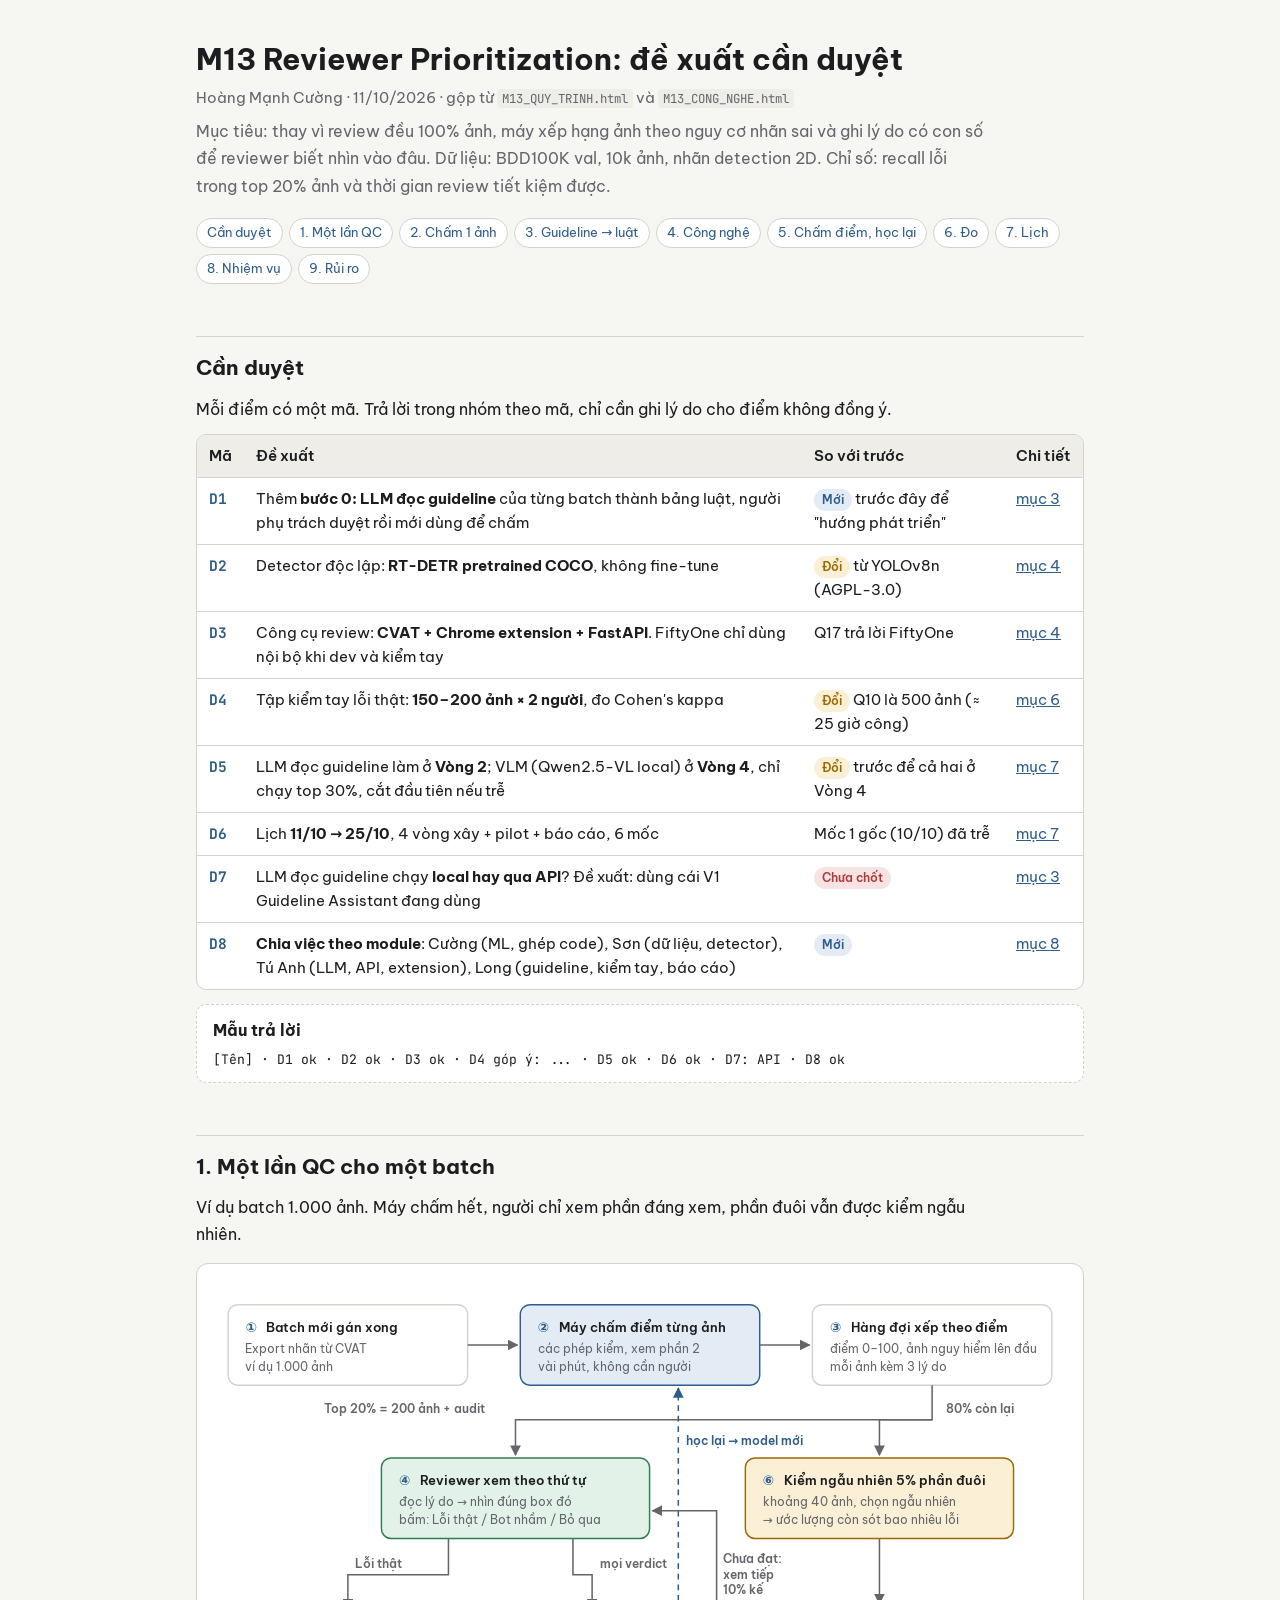
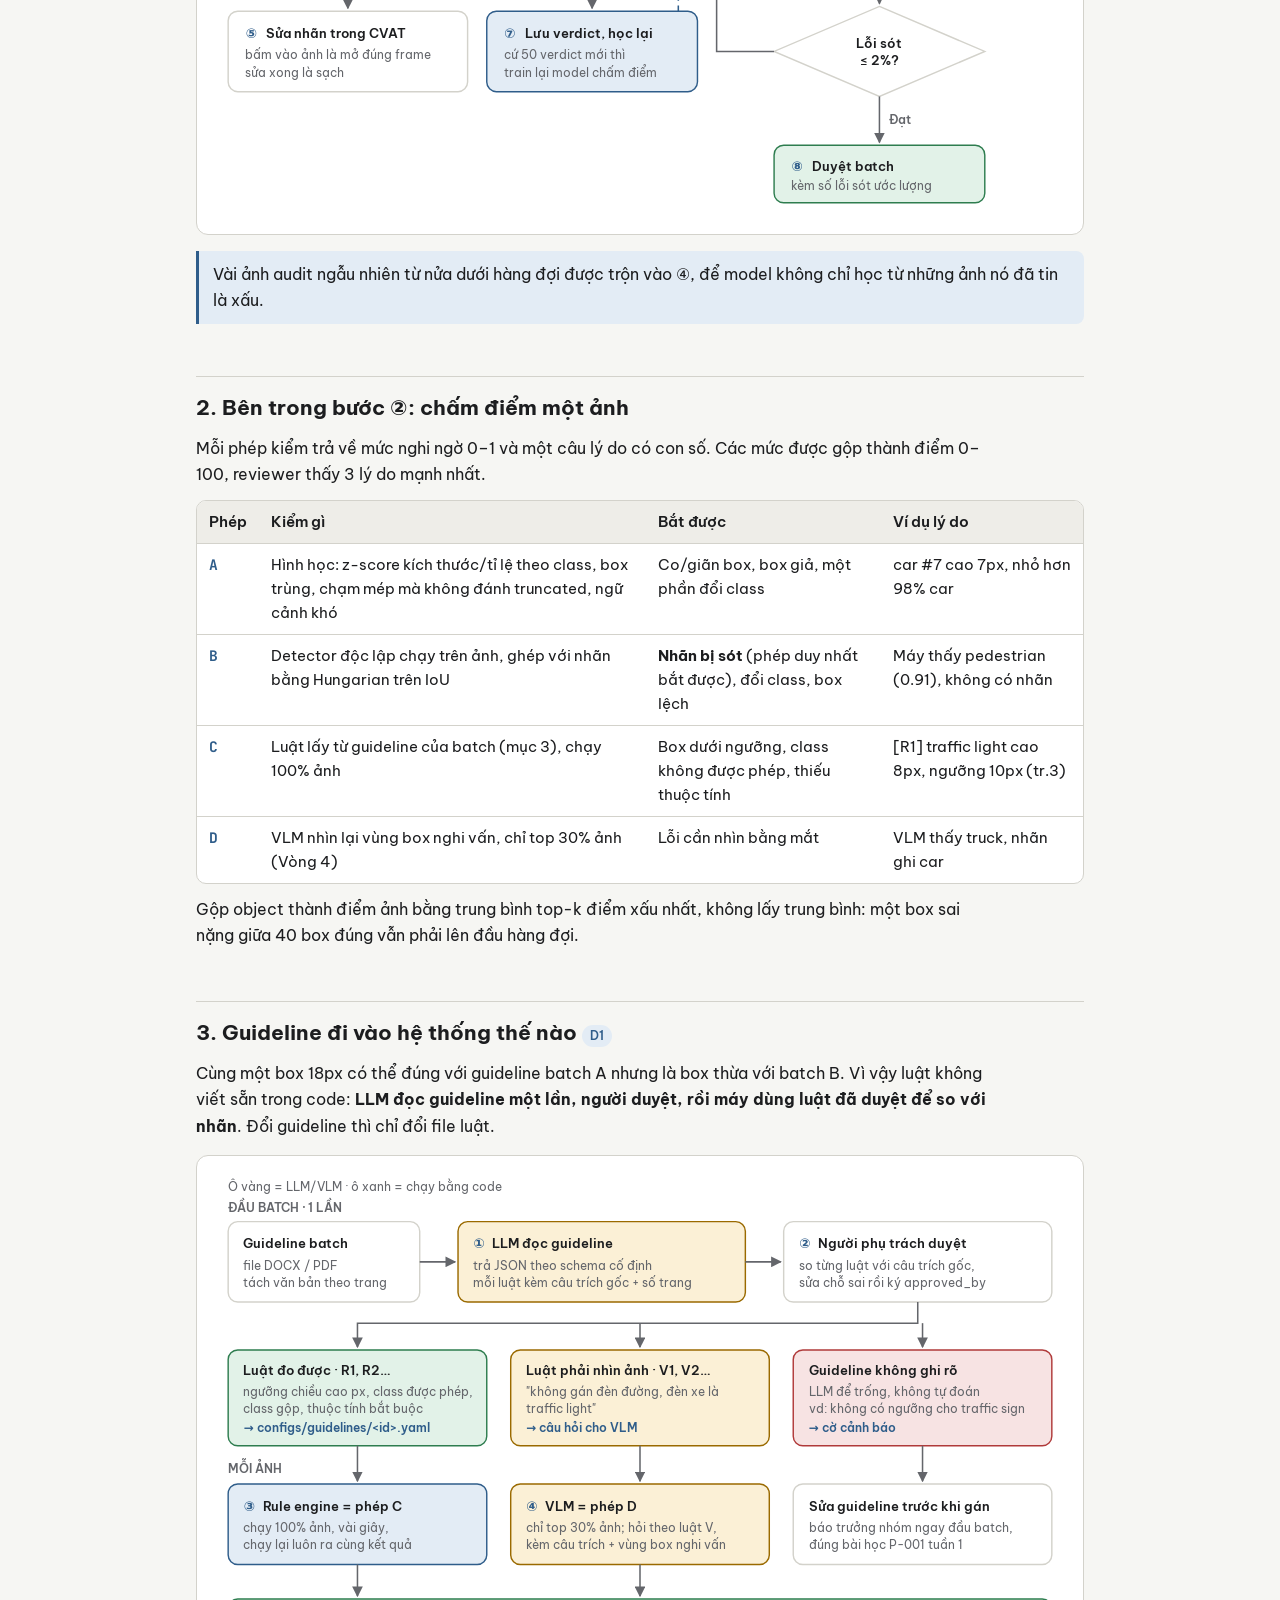
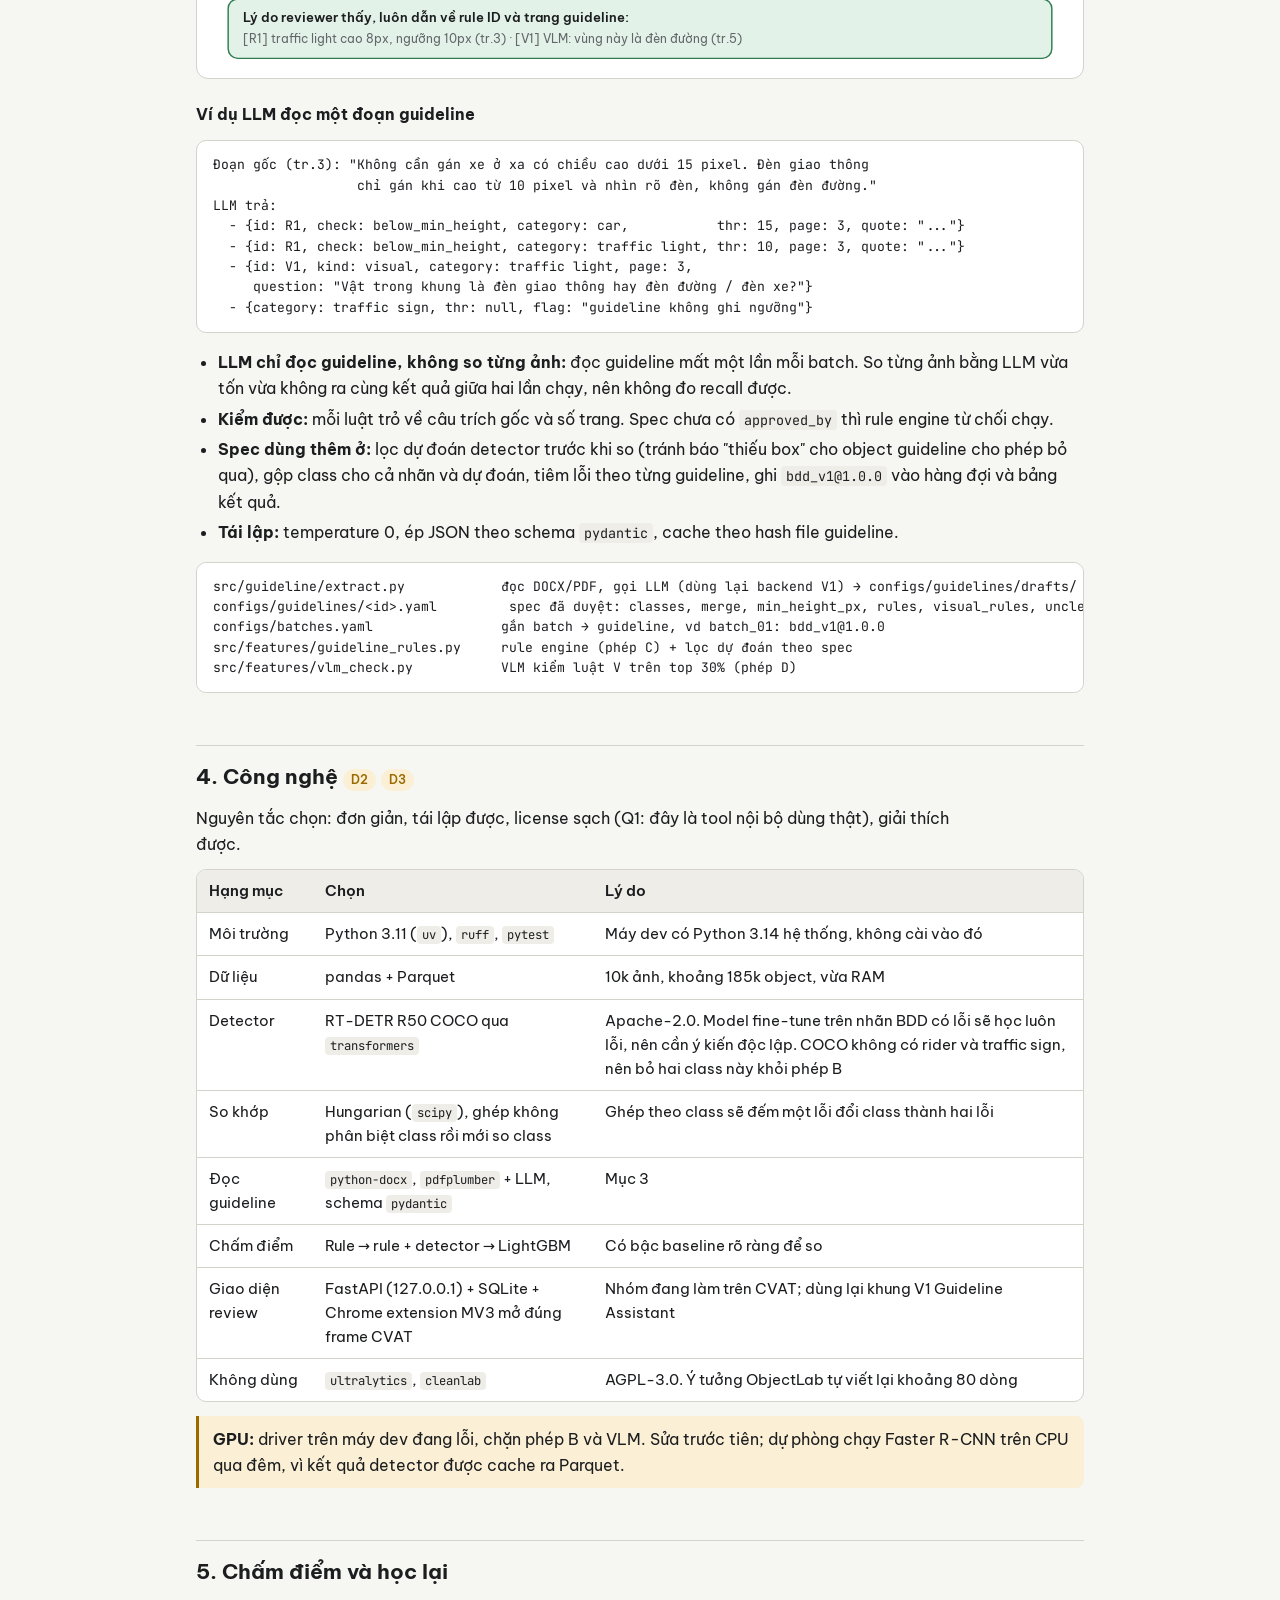
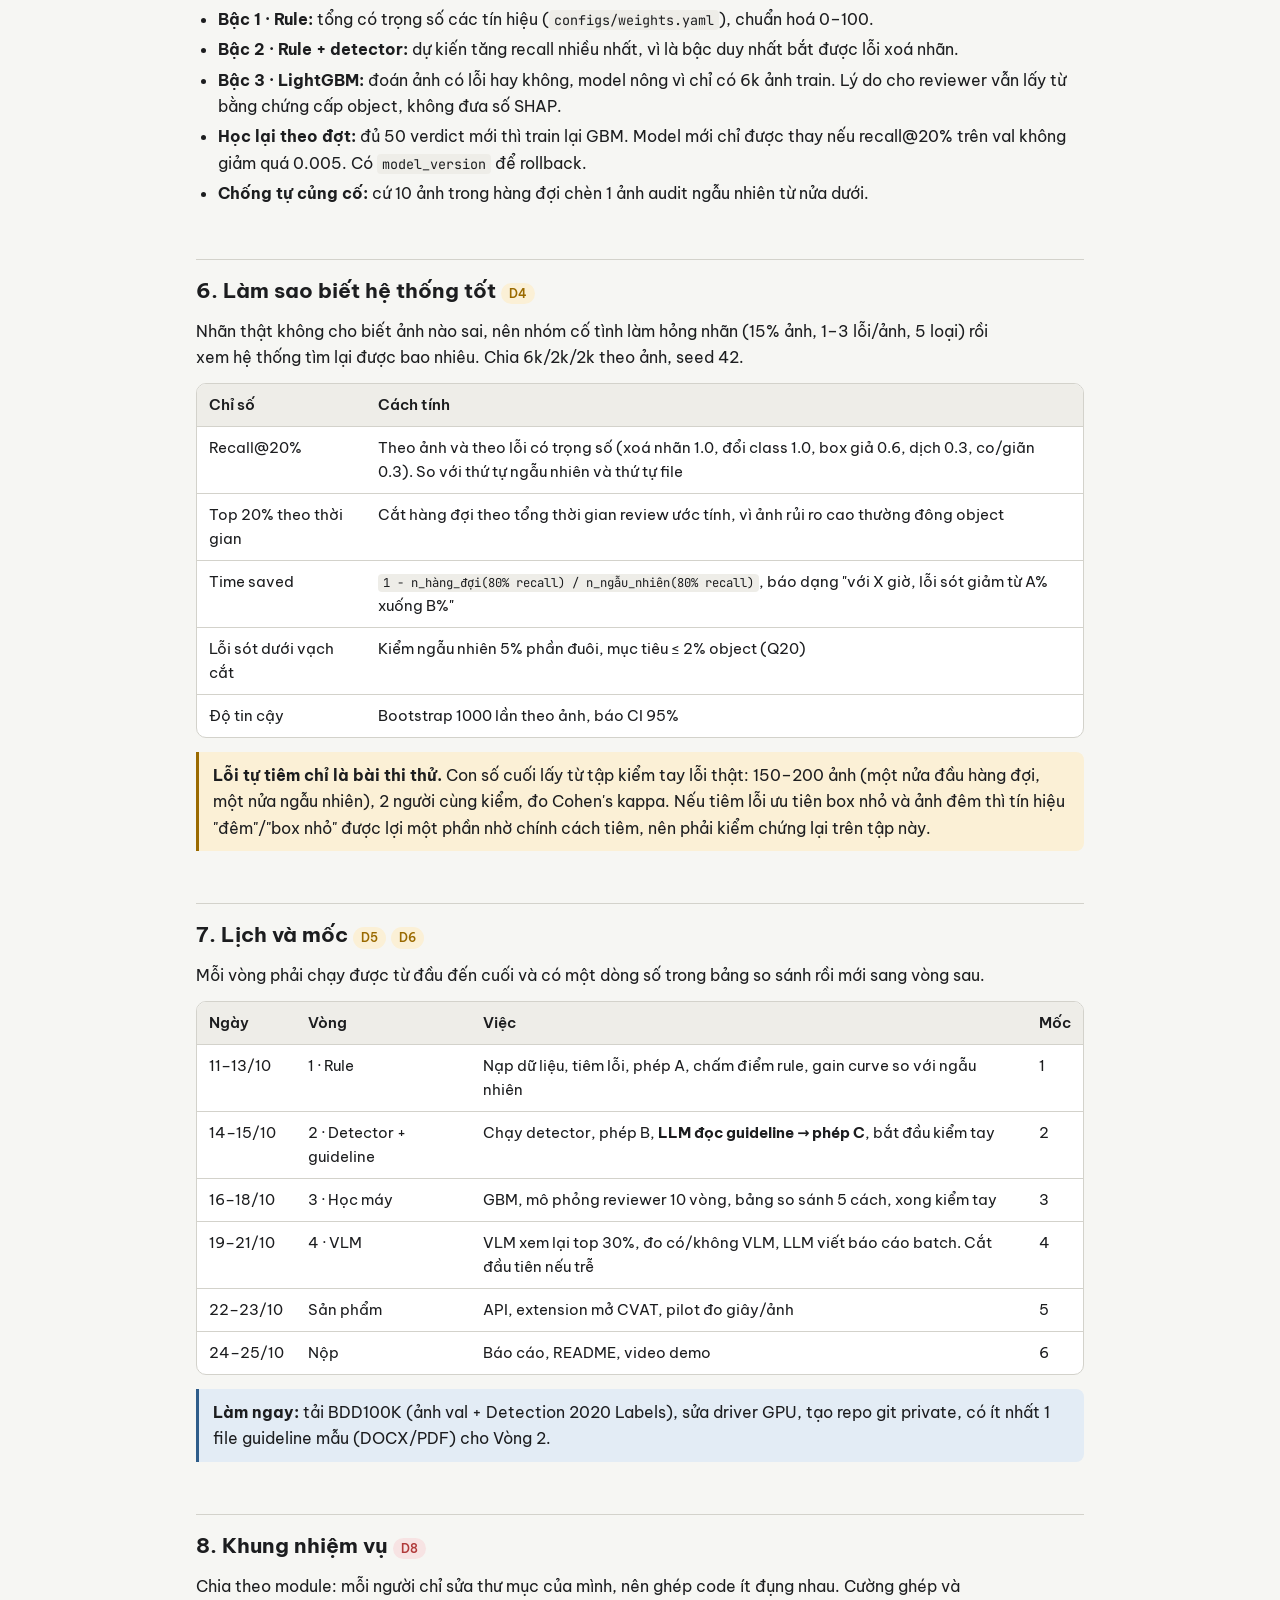
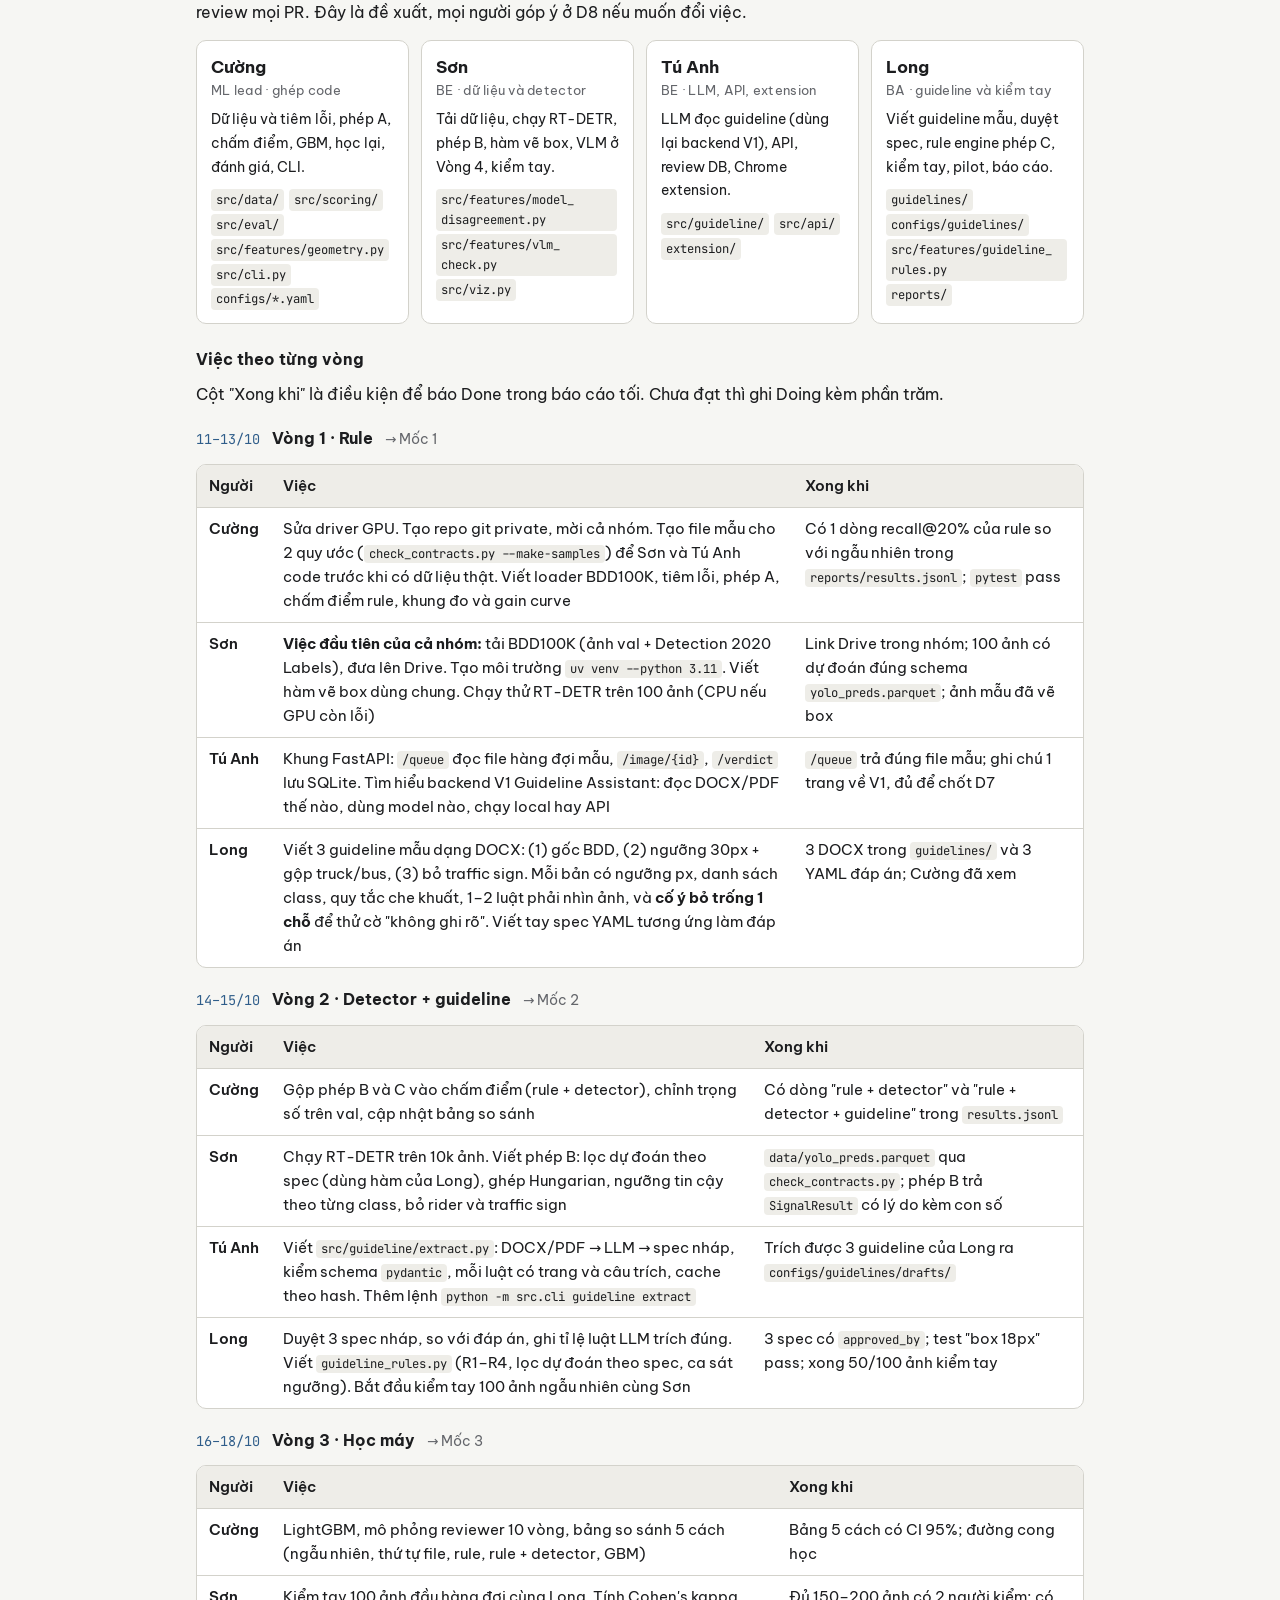
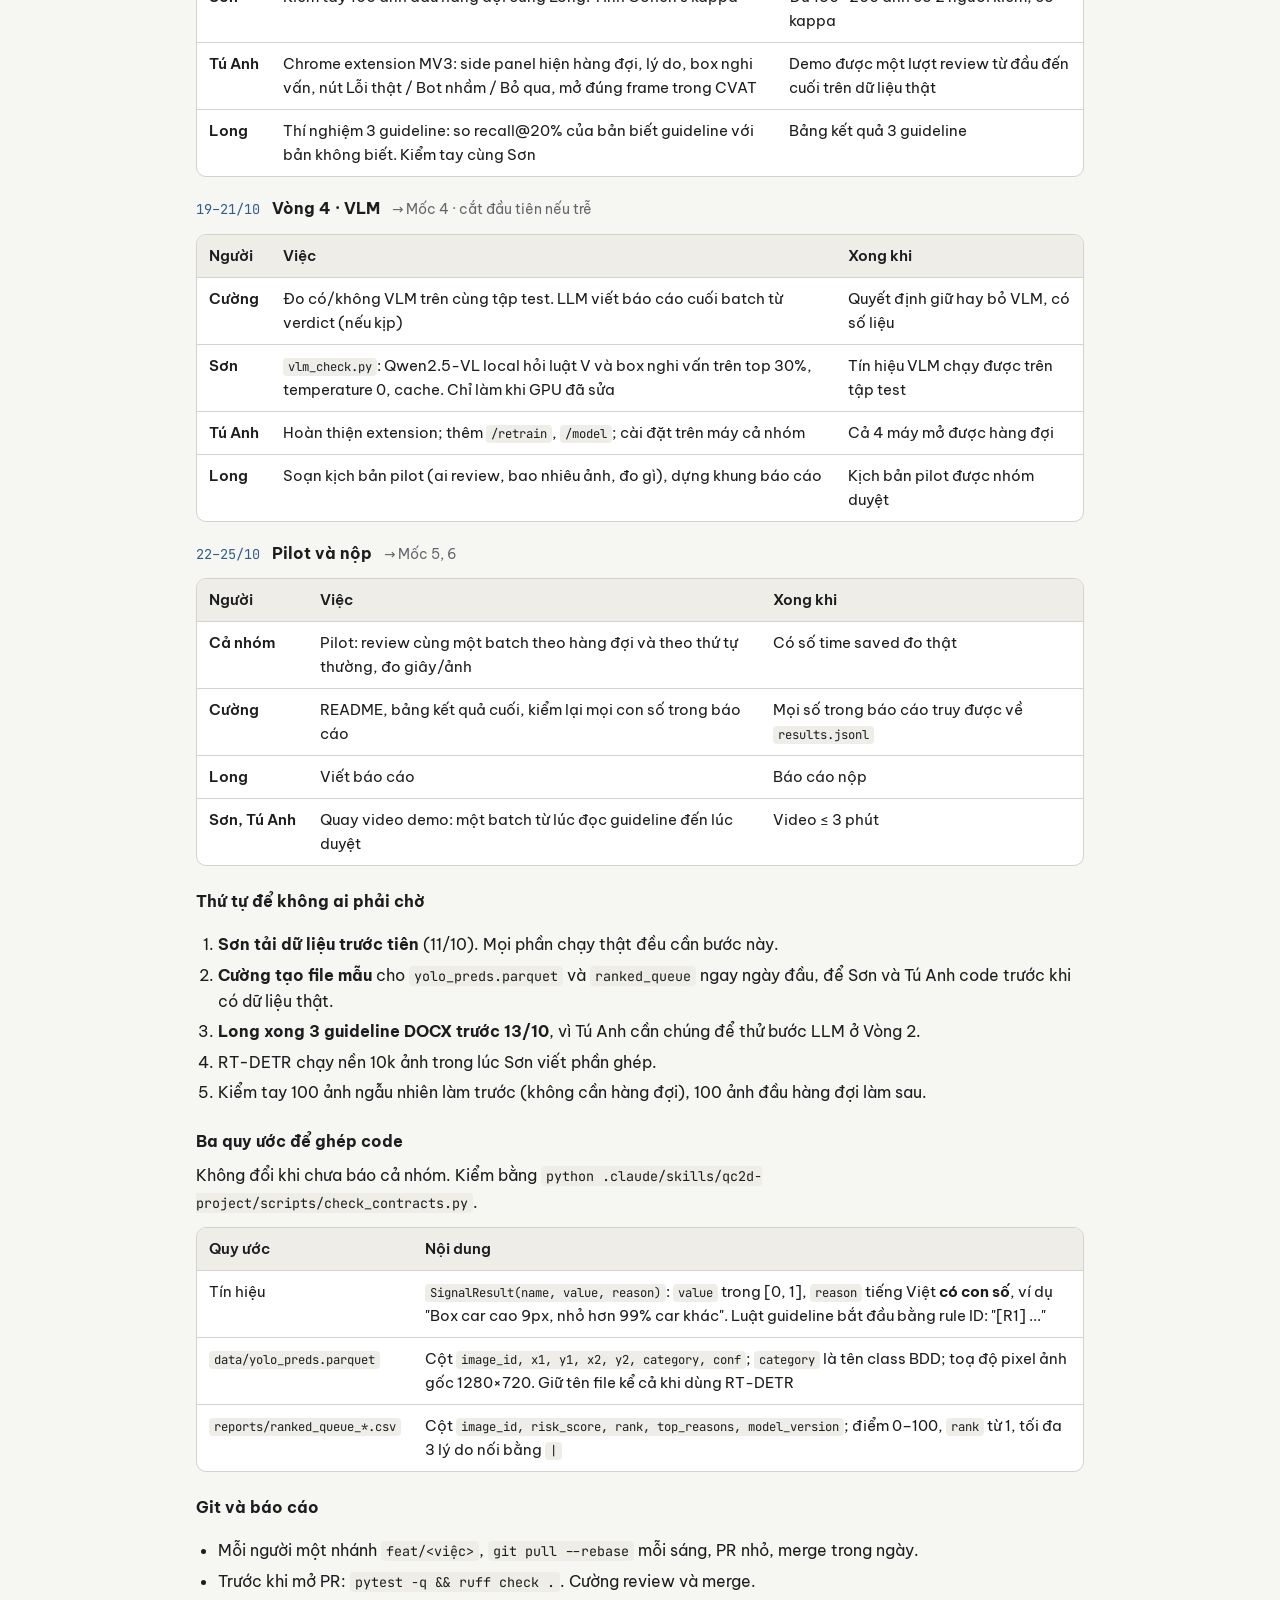
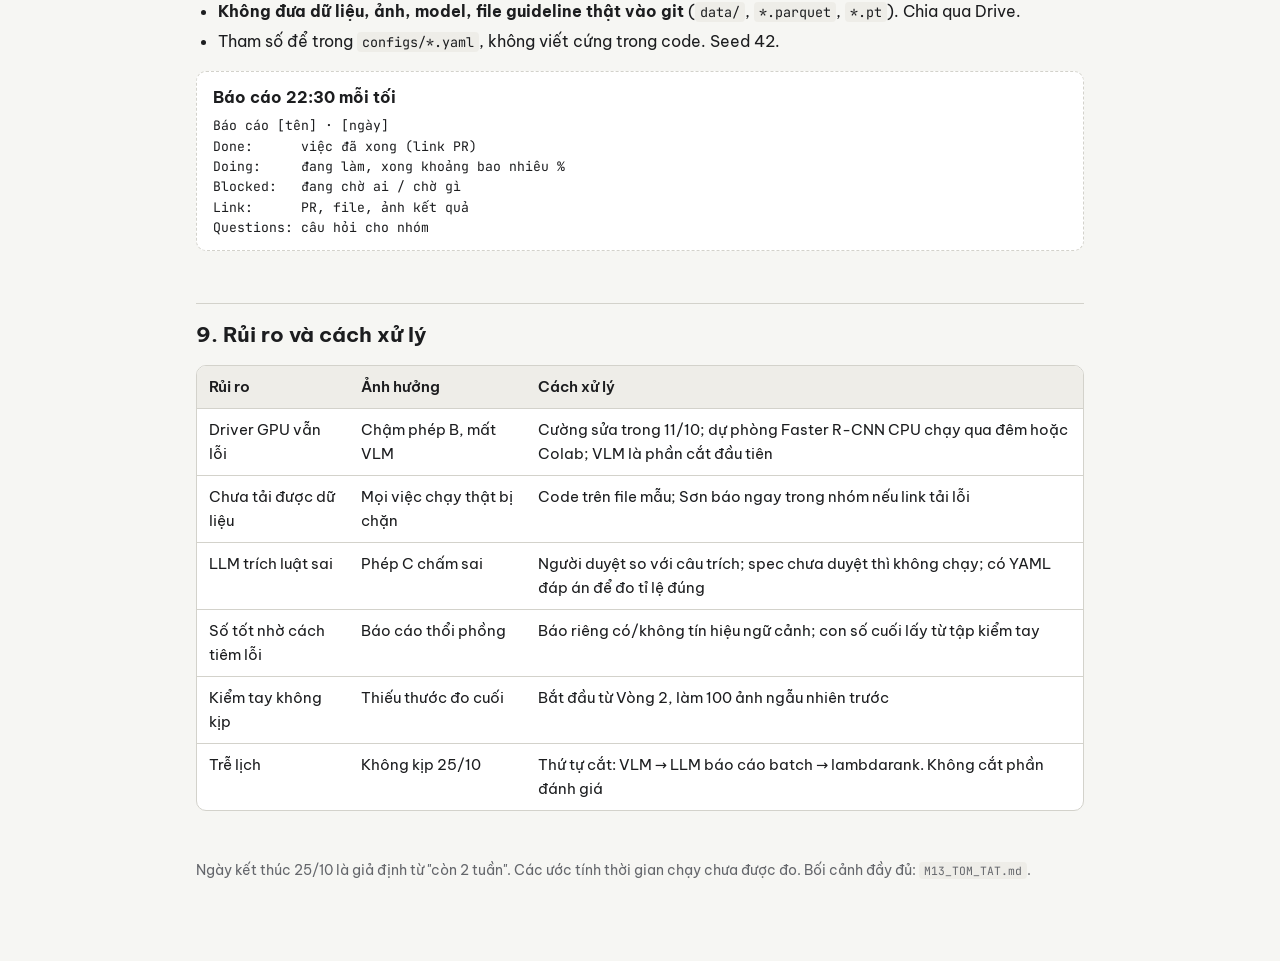
<file: M13_DE_XUAT.html>
<!doctype html>
<html lang="vi">
<head>
<meta charset="utf-8">
<meta name="viewport" content="width=device-width, initial-scale=1, viewport-fit=cover">
<title>M13 Đề xuất duyệt</title>
<link rel="preconnect" href="https://fonts.googleapis.com">
<link rel="stylesheet" href="https://fonts.googleapis.com/css2?family=Be+Vietnam+Pro:wght@400;600;700&family=JetBrains+Mono:wght@400&display=swap">
<style>
/* Layout: một cột đọc ~880px; danh sách duyệt ở đầu, chi tiết bên dưới theo thứ tự luồng */
:root{
  --bg:#f6f6f3; --surface:#ffffff; --surface-2:#eeede8; --text:#1c1d1f; --muted:#64666b;
  --border:#d3d2cb; --accent:#2f5d8a; --accent-soft:#e3ecf5;
  --ok:#2e7d4f; --ok-soft:#e2f2e8; --warn:#9a6a00; --warn-soft:#fbf0d6; --bad:#b03a3a; --bad-soft:#f7e3e3;
  --img:#2b3140;
  --sans:"Be Vietnam Pro",system-ui,-apple-system,"Segoe UI",Roboto,sans-serif;
  --mono:"JetBrains Mono",ui-monospace,Menlo,Consolas,monospace;
}
@media (prefers-color-scheme:dark){
  :root:not([data-theme="light"]){
    --bg:#161715; --surface:#1f201d; --surface-2:#282925; --text:#ecebe6; --muted:#a5a59e;
    --border:#4a4a44; --accent:#8fb6dd; --accent-soft:#22303d;
    --ok:#7cc79a; --ok-soft:#1e3127; --warn:#e3b95a; --warn-soft:#352c17; --bad:#e58c8c; --bad-soft:#3a2222;
    --img:#0e1118; color-scheme:dark;
  }
}
:root[data-theme="dark"]{
  --bg:#161715; --surface:#1f201d; --surface-2:#282925; --text:#ecebe6; --muted:#a5a59e;
  --border:#4a4a44; --accent:#8fb6dd; --accent-soft:#22303d;
  --ok:#7cc79a; --ok-soft:#1e3127; --warn:#e3b95a; --warn-soft:#352c17; --bad:#e58c8c; --bad-soft:#3a2222;
  --img:#0e1118; color-scheme:dark;
}
*{box-sizing:border-box}
body{margin:0;background:var(--bg);color:var(--text);font:16px/1.65 var(--sans)}
main{max-width:920px;margin:0 auto;padding:40px 16px 80px}
h1{font-size:1.9rem;line-height:1.25;margin:0 0 6px;text-wrap:balance}
h2{font-size:1.3rem;margin:52px 0 10px;padding-top:14px;border-top:1px solid var(--border);text-wrap:balance}
h3{font-size:1.02rem;margin:22px 0 6px}
p{margin:8px 0;max-width:72ch}
.meta{color:var(--muted);font-size:.92rem}
.lead{color:var(--muted);font-size:1.03rem;max-width:72ch}
nav{display:flex;flex-wrap:wrap;gap:6px;margin:18px 0 0}
nav a{font-size:.84rem;color:var(--accent);text-decoration:none;border:1px solid var(--border);background:var(--surface);padding:3px 10px;border-radius:999px}
nav a:focus-visible,a:focus-visible{outline:2px solid var(--accent);outline-offset:2px}
code{font-family:var(--mono);font-size:.84em;background:var(--surface-2);padding:1px 5px;border-radius:4px}
pre{font-family:var(--mono);font-size:.82rem;background:var(--surface);border:1px solid var(--border);border-radius:10px;padding:14px 16px;overflow-x:auto;line-height:1.55;margin:12px 0}
ol,ul{padding-left:22px} li{margin:4px 0}
.note{border-left:3px solid var(--accent);background:var(--accent-soft);padding:10px 14px;border-radius:0 8px 8px 0;margin:14px 0}
.note.warn{border-left-color:var(--warn);background:var(--warn-soft)}
.tbl{overflow-x:auto;border:1px solid var(--border);border-radius:10px;background:var(--surface);margin:12px 0}
table{border-collapse:collapse;width:100%;font-size:.91rem}
th,td{text-align:left;vertical-align:top;padding:9px 12px;border-bottom:1px solid var(--border)}
th{background:var(--surface-2);font-weight:600;white-space:nowrap}
tr:last-child td{border-bottom:0}
td.id{font-family:var(--mono);font-weight:700;color:var(--accent);white-space:nowrap}
.tag{display:inline-block;font-size:.75rem;font-weight:600;padding:1px 8px;border-radius:999px;white-space:nowrap}
.t-new{background:var(--accent-soft);color:var(--accent)}
.t-chg{background:var(--warn-soft);color:var(--warn)}
.t-open{background:var(--bad-soft);color:var(--bad)}
.reply{background:var(--surface);border:1px dashed var(--border);border-radius:10px;padding:12px 16px;margin:14px 0}
.reply pre{margin:6px 0 0;border:0;padding:0;background:none}
/* SVG */
.fig{background:var(--surface);border:1px solid var(--border);border-radius:12px;padding:12px;margin:16px 0;overflow-x:auto}
.fig svg{display:block;width:100%;min-width:640px;height:auto}
svg text{fill:var(--text);font-family:var(--sans);font-size:14px}
svg .t-s{font-size:12.5px;fill:var(--muted)}
svg .t-b{font-weight:600}
svg .t-n{font-weight:700;fill:var(--accent)}
svg .bx{fill:var(--surface);stroke:var(--border);stroke-width:1.5}
svg .bx-a{fill:var(--accent-soft);stroke:var(--accent);stroke-width:1.5}
svg .bx-ok{fill:var(--ok-soft);stroke:var(--ok);stroke-width:1.5}
svg .bx-w{fill:var(--warn-soft);stroke:var(--warn);stroke-width:1.5}
svg .bx-bad{fill:var(--bad-soft);stroke:var(--bad);stroke-width:1.5}
svg .ar{stroke:var(--muted);stroke-width:1.6;fill:none;marker-end:url(#arr)}
svg .ar-d{stroke:var(--accent);stroke-width:1.6;fill:none;stroke-dasharray:6 5;marker-end:url(#arrA)}
svg .mk{fill:var(--muted)} svg .mkA{fill:var(--accent)}
svg .lbl{font-size:12.5px;fill:var(--muted);font-weight:600}
svg .lblA{font-size:12.5px;fill:var(--accent);font-weight:600}
a{color:var(--accent)}
#plan + p + .tbl td:first-child{white-space:nowrap}
.people{display:grid;grid-template-columns:repeat(auto-fit,minmax(200px,1fr));gap:12px;margin:14px 0}
.person{background:var(--surface);border:1px solid var(--border);border-radius:10px;padding:12px 14px;min-width:0;font-size:.9rem}
.person p{margin:6px 0 8px}
.person code{display:inline-block;margin:2px 2px 0 0;font-size:.76rem;max-width:100%}
.pn{font-weight:700;font-size:1.05rem}
.pr{color:var(--muted);font-size:.82rem;letter-spacing:.02em}
.round{margin:18px 0}
.rh{display:flex;flex-wrap:wrap;align-items:baseline;gap:4px 12px}
.rd{font-family:var(--mono);font-size:.85rem;color:var(--accent);font-variant-numeric:tabular-nums}
.rm{color:var(--muted);font-size:.85rem}
td.who{font-weight:600;white-space:nowrap}
.round td:nth-child(3){min-width:180px}
@media (max-width:640px){
  .round table,.round tbody,.round tr,.round td{display:block}
  .round tr:first-child{display:none}
  .round tr{padding:10px 0;border-bottom:1px solid var(--border)}
  .round tr:last-child{border-bottom:0}
  .round td{border:0;padding:3px 14px;min-width:0}
  .round td:nth-child(3){min-width:0;color:var(--muted)}
  .round td:nth-child(3)::before{content:"Xong khi: ";font-weight:600;color:var(--text)}
}
footer{margin-top:48px;color:var(--muted);font-size:.85rem}
</style>
</head>
<body>
<main>

<h1>M13 Reviewer Prioritization: đề xuất cần duyệt</h1>
<p class="meta">Hoàng Mạnh Cường · 11/10/2026 · gộp từ <code>M13_QUY_TRINH.html</code> và <code>M13_CONG_NGHE.html</code></p>
<p class="lead">Mục tiêu: thay vì review đều 100% ảnh, máy xếp hạng ảnh theo nguy cơ nhãn sai và ghi lý do có con số để reviewer biết nhìn vào đâu. Dữ liệu: BDD100K val, 10k ảnh, nhãn detection 2D. Chỉ số: recall lỗi trong top 20% ảnh và thời gian review tiết kiệm được.</p>
<nav><a href="#duyet">Cần duyệt</a><a href="#qc">1. Một lần QC</a><a href="#check">2. Chấm 1 ảnh</a><a href="#guideline">3. Guideline → luật</a><a href="#tech">4. Công nghệ</a><a href="#score">5. Chấm điểm, học lại</a><a href="#eval">6. Đo</a><a href="#plan">7. Lịch</a><a href="#task">8. Nhiệm vụ</a><a href="#risk">9. Rủi ro</a></nav>

<h2 id="duyet">Cần duyệt</h2>
<p>Mỗi điểm có một mã. Trả lời trong nhóm theo mã, chỉ cần ghi lý do cho điểm không đồng ý.</p>
<div class="tbl"><table>
<tr><th>Mã</th><th>Đề xuất</th><th>So với trước</th><th>Chi tiết</th></tr>
<tr><td class="id">D1</td><td>Thêm <strong>bước 0: LLM đọc guideline</strong> của từng batch thành bảng luật, người phụ trách duyệt rồi mới dùng để chấm</td><td><span class="tag t-new">Mới</span> trước đây để "hướng phát triển"</td><td><a href="#guideline">mục 3</a></td></tr>
<tr><td class="id">D2</td><td>Detector độc lập: <strong>RT-DETR pretrained COCO</strong>, không fine-tune</td><td><span class="tag t-chg">Đổi</span> từ YOLOv8n (AGPL-3.0)</td><td><a href="#tech">mục 4</a></td></tr>
<tr><td class="id">D3</td><td>Công cụ review: <strong>CVAT + Chrome extension + FastAPI</strong>. FiftyOne chỉ dùng nội bộ khi dev và kiểm tay</td><td>Q17 trả lời FiftyOne</td><td><a href="#tech">mục 4</a></td></tr>
<tr><td class="id">D4</td><td>Tập kiểm tay lỗi thật: <strong>150–200 ảnh × 2 người</strong>, đo Cohen's kappa</td><td><span class="tag t-chg">Đổi</span> Q10 là 500 ảnh (≈ 25 giờ công)</td><td><a href="#eval">mục 6</a></td></tr>
<tr><td class="id">D5</td><td>LLM đọc guideline làm ở <strong>Vòng 2</strong>; VLM (Qwen2.5-VL local) ở <strong>Vòng 4</strong>, chỉ chạy top 30%, cắt đầu tiên nếu trễ</td><td><span class="tag t-chg">Đổi</span> trước để cả hai ở Vòng 4</td><td><a href="#plan">mục 7</a></td></tr>
<tr><td class="id">D6</td><td>Lịch <strong>11/10 → 25/10</strong>, 4 vòng xây + pilot + báo cáo, 6 mốc</td><td>Mốc 1 gốc (10/10) đã trễ</td><td><a href="#plan">mục 7</a></td></tr>
<tr><td class="id">D7</td><td>LLM đọc guideline chạy <strong>local hay qua API</strong>? Đề xuất: dùng cái V1 Guideline Assistant đang dùng</td><td><span class="tag t-open">Chưa chốt</span></td><td><a href="#guideline">mục 3</a></td></tr>
<tr><td class="id">D8</td><td><strong>Chia việc theo module</strong>: Cường (ML, ghép code), Sơn (dữ liệu, detector), Tú Anh (LLM, API, extension), Long (guideline, kiểm tay, báo cáo)</td><td><span class="tag t-new">Mới</span></td><td><a href="#task">mục 8</a></td></tr>
</table></div>
<div class="reply"><strong>Mẫu trả lời</strong>
<pre>[Tên] · D1 ok · D2 ok · D3 ok · D4 góp ý: ... · D5 ok · D6 ok · D7: API · D8 ok</pre></div>

<h2 id="qc">1. Một lần QC cho một batch</h2>
<p>Ví dụ batch 1.000 ảnh. Máy chấm hết, người chỉ xem phần đáng xem, phần đuôi vẫn được kiểm ngẫu nhiên.</p>
<svg width="0" height="0" style="position:absolute" aria-hidden="true"><defs>
<marker id="arr" viewBox="0 0 10 10" refX="9" refY="5" markerWidth="7" markerHeight="7" orient="auto-start-reverse"><path d="M0,0 L10,5 L0,10 z" class="mk"/></marker>
<marker id="arrA" viewBox="0 0 10 10" refX="9" refY="5" markerWidth="7" markerHeight="7" orient="auto-start-reverse"><path d="M0,0 L10,5 L0,10 z" class="mkA"/></marker>
</defs></svg>
<div class="fig">
<svg viewBox="0 0 900 570" role="img" aria-label="Sơ đồ một lần QC cho một batch">
  <!-- row 1 -->
  <rect class="bx" x="20" y="30" width="250" height="84" rx="10"/>
  <text x="38" y="58" class="t-n">①</text><text x="60" y="58" class="t-b">Batch mới gán xong</text>
  <text x="38" y="80" class="t-s">Export nhãn từ CVAT</text>
  <text x="38" y="99" class="t-s">ví dụ 1.000 ảnh</text>

  <rect class="bx-a" x="325" y="30" width="250" height="84" rx="10"/>
  <text x="343" y="58" class="t-n">②</text><text x="365" y="58" class="t-b">Máy chấm điểm từng ảnh</text>
  <text x="343" y="80" class="t-s">các phép kiểm, xem phần 2</text>
  <text x="343" y="99" class="t-s">vài phút, không cần người</text>

  <rect class="bx" x="630" y="30" width="250" height="84" rx="10"/>
  <text x="648" y="58" class="t-n">③</text><text x="670" y="58" class="t-b">Hàng đợi xếp theo điểm</text>
  <text x="648" y="80" class="t-s">điểm 0–100, ảnh nguy hiểm lên đầu</text>
  <text x="648" y="99" class="t-s">mỗi ảnh kèm 3 lý do</text>

  <path class="ar" d="M270 72 H322"/>
  <path class="ar" d="M575 72 H627"/>

  <!-- split -->
  <path class="ar" d="M755 114 V150 H320 V187"/>
  <path class="ar" d="M755 150 H700 V187"/>
  <text x="120" y="143" class="lbl">Top 20% = 200 ảnh + audit</text>
  <text x="770" y="143" class="lbl">80% còn lại</text>

  <!-- row 2 -->
  <rect class="bx-ok" x="180" y="190" width="280" height="84" rx="10"/>
  <text x="198" y="218" class="t-n">④</text><text x="220" y="218" class="t-b">Reviewer xem theo thứ tự</text>
  <text x="198" y="240" class="t-s">đọc lý do → nhìn đúng box đó</text>
  <text x="198" y="259" class="t-s">bấm: Lỗi thật / Bot nhầm / Bỏ qua</text>

  <rect class="bx-w" x="560" y="190" width="280" height="84" rx="10"/>
  <text x="578" y="218" class="t-n">⑥</text><text x="600" y="218" class="t-b">Kiểm ngẫu nhiên 5% phần đuôi</text>
  <text x="578" y="240" class="t-s">khoảng 40 ảnh, chọn ngẫu nhiên</text>
  <text x="578" y="259" class="t-s">→ ước lượng còn sót bao nhiêu lỗi</text>

  <!-- row 3 -->
  <path class="ar" d="M250 274 V312 H145 V347"/>
  <text x="152" y="305" class="lbl">Lỗi thật</text>
  <path class="ar" d="M380 274 V312 H400 V347"/>
  <text x="408" y="305" class="lbl">mọi verdict</text>

  <rect class="bx" x="20" y="350" width="250" height="84" rx="10"/>
  <text x="38" y="378" class="t-n">⑤</text><text x="60" y="378" class="t-b">Sửa nhãn trong CVAT</text>
  <text x="38" y="400" class="t-s">bấm vào ảnh là mở đúng frame</text>
  <text x="38" y="419" class="t-s">sửa xong là sạch</text>

  <rect class="bx-a" x="290" y="350" width="220" height="84" rx="10"/>
  <text x="308" y="378" class="t-n">⑦</text><text x="330" y="378" class="t-b">Lưu verdict, học lại</text>
  <text x="308" y="400" class="t-s">cứ 50 verdict mới thì</text>
  <text x="308" y="419" class="t-s">train lại model chấm điểm</text>

  <!-- feedback loop -->
  <path class="ar-d" d="M490 350 V117"/>
  <text x="498" y="176" class="lblA">học lại → model mới</text>

  <!-- decision -->
  <path class="ar" d="M700 274 V342"/>
  <polygon class="bx" points="700,345 810,392 700,439 590,392"/>
  <text x="700" y="388" text-anchor="middle" class="t-b">Lỗi sót</text>
  <text x="700" y="406" text-anchor="middle" class="t-b">≤ 2%?</text>

  <path class="ar" d="M590 392 H530 V245 H463"/>
  <text x="537" y="300" class="lbl">Chưa đạt:</text>
  <text x="537" y="316" class="lbl">xem tiếp</text>
  <text x="537" y="332" class="lbl">10% kế</text>

  <path class="ar" d="M700 439 V487"/>
  <text x="710" y="468" class="lbl">Đạt</text>
  <rect class="bx-ok" x="590" y="490" width="220" height="60" rx="10"/>
  <text x="608" y="517" class="t-n">⑧</text><text x="630" y="517" class="t-b">Duyệt batch</text>
  <text x="608" y="537" class="t-s">kèm số lỗi sót ước lượng</text>
</svg>
</div>
<div class="note">Vài ảnh audit ngẫu nhiên từ nửa dưới hàng đợi được trộn vào ④, để model không chỉ học từ những ảnh nó đã tin là xấu.</div>

<h2 id="check">2. Bên trong bước ②: chấm điểm một ảnh</h2>
<p>Mỗi phép kiểm trả về mức nghi ngờ 0–1 và một câu lý do có con số. Các mức được gộp thành điểm 0–100, reviewer thấy 3 lý do mạnh nhất.</p>
<div class="tbl"><table>
<tr><th>Phép</th><th>Kiểm gì</th><th>Bắt được</th><th>Ví dụ lý do</th></tr>
<tr><td class="id">A</td><td>Hình học: z-score kích thước/tỉ lệ theo class, box trùng, chạm mép mà không đánh truncated, ngữ cảnh khó</td><td>Co/giãn box, box giả, một phần đổi class</td><td>car #7 cao 7px, nhỏ hơn 98% car</td></tr>
<tr><td class="id">B</td><td>Detector độc lập chạy trên ảnh, ghép với nhãn bằng Hungarian trên IoU</td><td><strong>Nhãn bị sót</strong> (phép duy nhất bắt được), đổi class, box lệch</td><td>Máy thấy pedestrian (0.91), không có nhãn</td></tr>
<tr><td class="id">C</td><td>Luật lấy từ guideline của batch (mục 3), chạy 100% ảnh</td><td>Box dưới ngưỡng, class không được phép, thiếu thuộc tính</td><td>[R1] traffic light cao 8px, ngưỡng 10px (tr.3)</td></tr>
<tr><td class="id">D</td><td>VLM nhìn lại vùng box nghi vấn, chỉ top 30% ảnh (Vòng 4)</td><td>Lỗi cần nhìn bằng mắt</td><td>VLM thấy truck, nhãn ghi car</td></tr>
</table></div>
<p>Gộp object thành điểm ảnh bằng trung bình top-k điểm xấu nhất, không lấy trung bình: một box sai nặng giữa 40 box đúng vẫn phải lên đầu hàng đợi.</p>

<h2 id="guideline">3. Guideline đi vào hệ thống thế nào <span class="tag t-new">D1</span></h2>
<p>Cùng một box 18px có thể đúng với guideline batch A nhưng là box thừa với batch B. Vì vậy luật không viết sẵn trong code: <strong>LLM đọc guideline một lần, người duyệt, rồi máy dùng luật đã duyệt để so với nhãn</strong>. Đổi guideline thì chỉ đổi file luật.</p>
<div class="fig">
<svg viewBox="0 0 900 520" role="img" aria-label="Guideline được LLM đọc, người duyệt, rồi chia thành luật đo được và luật nhìn ảnh">
  <text x="20" y="24" class="t-s">Ô vàng = LLM/VLM · ô xanh = chạy bằng code</text>

  <!-- row 1 -->
  <text x="20" y="46" class="lbl">ĐẦU BATCH · 1 LẦN</text>
  <rect class="bx" x="20" y="56" width="200" height="84" rx="10"/>
  <text x="36" y="84" class="t-b">Guideline batch</text>
  <text x="36" y="106" class="t-s">file DOCX / PDF</text>
  <text x="36" y="124" class="t-s">tách văn bản theo trang</text>

  <rect class="bx-w" x="260" y="56" width="300" height="84" rx="10"/>
  <text x="276" y="84" class="t-n">①</text><text x="296" y="84" class="t-b">LLM đọc guideline</text>
  <text x="276" y="106" class="t-s">trả JSON theo schema cố định</text>
  <text x="276" y="124" class="t-s">mỗi luật kèm câu trích gốc + số trang</text>

  <rect class="bx" x="600" y="56" width="280" height="84" rx="10"/>
  <text x="616" y="84" class="t-n">②</text><text x="636" y="84" class="t-b">Người phụ trách duyệt</text>
  <text x="616" y="106" class="t-s">so từng luật với câu trích gốc,</text>
  <text x="616" y="124" class="t-s">sửa chỗ sai rồi ký approved_by</text>

  <path class="ar" d="M220 98 H257"/><path class="ar" d="M560 98 H597"/>
  <path class="ar" d="M740 140 V162 H155 V187"/>
  <path class="ar" d="M450 162 V187"/>
  <path class="ar" d="M745 162 V187"/>

  <!-- row 2: three kinds -->
  <rect class="bx-ok" x="20" y="190" width="270" height="100" rx="10"/>
  <text x="36" y="216" class="t-b">Luật đo được · R1, R2…</text>
  <text x="36" y="238" class="t-s">ngưỡng chiều cao px, class được phép,</text>
  <text x="36" y="256" class="t-s">class gộp, thuộc tính bắt buộc</text>
  <text x="36" y="276" class="lblA">→ configs/guidelines/&lt;id&gt;.yaml</text>

  <rect class="bx-w" x="315" y="190" width="270" height="100" rx="10"/>
  <text x="331" y="216" class="t-b">Luật phải nhìn ảnh · V1, V2…</text>
  <text x="331" y="238" class="t-s">"không gán đèn đường, đèn xe là</text>
  <text x="331" y="256" class="t-s">traffic light"</text>
  <text x="331" y="276" class="lblA">→ câu hỏi cho VLM</text>

  <rect class="bx-bad" x="610" y="190" width="270" height="100" rx="10"/>
  <text x="626" y="216" class="t-b">Guideline không ghi rõ</text>
  <text x="626" y="238" class="t-s">LLM để trống, không tự đoán</text>
  <text x="626" y="256" class="t-s">vd: không có ngưỡng cho traffic sign</text>
  <text x="626" y="276" class="lblA">→ cờ cảnh báo</text>

  <path class="ar" d="M155 290 V327"/><path class="ar" d="M450 290 V327"/><path class="ar" d="M745 290 V327"/>

  <!-- row 3: use -->
  <text x="20" y="318" class="lbl">MỖI ẢNH</text>
  <rect class="bx-a" x="20" y="330" width="270" height="84" rx="10"/>
  <text x="36" y="358" class="t-n">③</text><text x="56" y="358" class="t-b">Rule engine = phép C</text>
  <text x="36" y="380" class="t-s">chạy 100% ảnh, vài giây,</text>
  <text x="36" y="398" class="t-s">chạy lại luôn ra cùng kết quả</text>

  <rect class="bx-w" x="315" y="330" width="270" height="84" rx="10"/>
  <text x="331" y="358" class="t-n">④</text><text x="351" y="358" class="t-b">VLM = phép D</text>
  <text x="331" y="380" class="t-s">chỉ top 30% ảnh; hỏi theo luật V,</text>
  <text x="331" y="398" class="t-s">kèm câu trích + vùng box nghi vấn</text>

  <rect class="bx" x="610" y="330" width="270" height="84" rx="10"/>
  <text x="626" y="358" class="t-b">Sửa guideline trước khi gán</text>
  <text x="626" y="380" class="t-s">báo trưởng nhóm ngay đầu batch,</text>
  <text x="626" y="398" class="t-s">đúng bài học P-001 tuần 1</text>

  <path class="ar" d="M155 414 V447"/><path class="ar" d="M450 414 V447"/>

  <!-- row 4: reason -->
  <rect class="bx-ok" x="20" y="450" width="860" height="62" rx="10"/>
  <text x="36" y="474" class="t-b">Lý do reviewer thấy, luôn dẫn về rule ID và trang guideline:</text>
  <text x="36" y="496" class="t-s">[R1] traffic light cao 8px, ngưỡng 10px (tr.3) · [V1] VLM: vùng này là đèn đường (tr.5)</text>
</svg>
</div>
<h3>Ví dụ LLM đọc một đoạn guideline</h3>
<pre>Đoạn gốc (tr.3): "Không cần gán xe ở xa có chiều cao dưới 15 pixel. Đèn giao thông
                  chỉ gán khi cao từ 10 pixel và nhìn rõ đèn, không gán đèn đường."
LLM trả:
  - {id: R1, check: below_min_height, category: car,           thr: 15, page: 3, quote: "..."}
  - {id: R1, check: below_min_height, category: traffic light, thr: 10, page: 3, quote: "..."}
  - {id: V1, kind: visual, category: traffic light, page: 3,
     question: "Vật trong khung là đèn giao thông hay đèn đường / đèn xe?"}
  - {category: traffic sign, thr: null, flag: "guideline không ghi ngưỡng"}</pre>
<ul>
  <li><strong>LLM chỉ đọc guideline, không so từng ảnh:</strong> đọc guideline mất một lần mỗi batch. So từng ảnh bằng LLM vừa tốn vừa không ra cùng kết quả giữa hai lần chạy, nên không đo recall được.</li>
  <li><strong>Kiểm được:</strong> mỗi luật trỏ về câu trích gốc và số trang. Spec chưa có <code>approved_by</code> thì rule engine từ chối chạy.</li>
  <li><strong>Spec dùng thêm ở:</strong> lọc dự đoán detector trước khi so (tránh báo "thiếu box" cho object guideline cho phép bỏ qua), gộp class cho cả nhãn và dự đoán, tiêm lỗi theo từng guideline, ghi <code>bdd_v1@1.0.0</code> vào hàng đợi và bảng kết quả.</li>
  <li><strong>Tái lập:</strong> temperature 0, ép JSON theo schema <code>pydantic</code>, cache theo hash file guideline.</li>
</ul>
<pre>src/guideline/extract.py            đọc DOCX/PDF, gọi LLM (dùng lại backend V1) → configs/guidelines/drafts/
configs/guidelines/&lt;id&gt;.yaml         spec đã duyệt: classes, merge, min_height_px, rules, visual_rules, unclear
configs/batches.yaml                gắn batch → guideline, vd batch_01: bdd_v1@1.0.0
src/features/guideline_rules.py     rule engine (phép C) + lọc dự đoán theo spec
src/features/vlm_check.py           VLM kiểm luật V trên top 30% (phép D)</pre>

<h2 id="tech">4. Công nghệ <span class="tag t-chg">D2</span> <span class="tag t-chg">D3</span></h2>
<p>Nguyên tắc chọn: đơn giản, tái lập được, license sạch (Q1: đây là tool nội bộ dùng thật), giải thích được.</p>
<div class="tbl"><table>
<tr><th>Hạng mục</th><th>Chọn</th><th>Lý do</th></tr>
<tr><td>Môi trường</td><td>Python 3.11 (<code>uv</code>), <code>ruff</code>, <code>pytest</code></td><td>Máy dev có Python 3.14 hệ thống, không cài vào đó</td></tr>
<tr><td>Dữ liệu</td><td>pandas + Parquet</td><td>10k ảnh, khoảng 185k object, vừa RAM</td></tr>
<tr><td>Detector</td><td>RT-DETR R50 COCO qua <code>transformers</code></td><td>Apache-2.0. Model fine-tune trên nhãn BDD có lỗi sẽ học luôn lỗi, nên cần ý kiến độc lập. COCO không có rider và traffic sign, nên bỏ hai class này khỏi phép B</td></tr>
<tr><td>So khớp</td><td>Hungarian (<code>scipy</code>), ghép không phân biệt class rồi mới so class</td><td>Ghép theo class sẽ đếm một lỗi đổi class thành hai lỗi</td></tr>
<tr><td>Đọc guideline</td><td><code>python-docx</code>, <code>pdfplumber</code> + LLM, schema <code>pydantic</code></td><td>Mục 3</td></tr>
<tr><td>Chấm điểm</td><td>Rule → rule + detector → LightGBM</td><td>Có bậc baseline rõ ràng để so</td></tr>
<tr><td>Giao diện review</td><td>FastAPI (127.0.0.1) + SQLite + Chrome extension MV3 mở đúng frame CVAT</td><td>Nhóm đang làm trên CVAT; dùng lại khung V1 Guideline Assistant</td></tr>
<tr><td>Không dùng</td><td><code>ultralytics</code>, <code>cleanlab</code></td><td>AGPL-3.0. Ý tưởng ObjectLab tự viết lại khoảng 80 dòng</td></tr>
</table></div>
<div class="note warn"><strong>GPU:</strong> driver trên máy dev đang lỗi, chặn phép B và VLM. Sửa trước tiên; dự phòng chạy Faster R-CNN trên CPU qua đêm, vì kết quả detector được cache ra Parquet.</div>

<h2 id="score">5. Chấm điểm và học lại</h2>
<ul>
  <li><strong>Bậc 1 · Rule:</strong> tổng có trọng số các tín hiệu (<code>configs/weights.yaml</code>), chuẩn hoá 0–100.</li>
  <li><strong>Bậc 2 · Rule + detector:</strong> dự kiến tăng recall nhiều nhất, vì là bậc duy nhất bắt được lỗi xoá nhãn.</li>
  <li><strong>Bậc 3 · LightGBM:</strong> đoán ảnh có lỗi hay không, model nông vì chỉ có 6k ảnh train. Lý do cho reviewer vẫn lấy từ bằng chứng cấp object, không đưa số SHAP.</li>
  <li><strong>Học lại theo đợt:</strong> đủ 50 verdict mới thì train lại GBM. Model mới chỉ được thay nếu recall@20% trên val không giảm quá 0.005. Có <code>model_version</code> để rollback.</li>
  <li><strong>Chống tự củng cố:</strong> cứ 10 ảnh trong hàng đợi chèn 1 ảnh audit ngẫu nhiên từ nửa dưới.</li>
</ul>

<h2 id="eval">6. Làm sao biết hệ thống tốt <span class="tag t-chg">D4</span></h2>
<p>Nhãn thật không cho biết ảnh nào sai, nên nhóm cố tình làm hỏng nhãn (15% ảnh, 1–3 lỗi/ảnh, 5 loại) rồi xem hệ thống tìm lại được bao nhiêu. Chia 6k/2k/2k theo ảnh, seed 42.</p>
<div class="tbl"><table>
<tr><th>Chỉ số</th><th>Cách tính</th></tr>
<tr><td>Recall@20%</td><td>Theo ảnh và theo lỗi có trọng số (xoá nhãn 1.0, đổi class 1.0, box giả 0.6, dịch 0.3, co/giãn 0.3). So với thứ tự ngẫu nhiên và thứ tự file</td></tr>
<tr><td>Top 20% theo thời gian</td><td>Cắt hàng đợi theo tổng thời gian review ước tính, vì ảnh rủi ro cao thường đông object</td></tr>
<tr><td>Time saved</td><td><code>1 − n_hàng_đợi(80% recall) / n_ngẫu_nhiên(80% recall)</code>, báo dạng "với X giờ, lỗi sót giảm từ A% xuống B%"</td></tr>
<tr><td>Lỗi sót dưới vạch cắt</td><td>Kiểm ngẫu nhiên 5% phần đuôi, mục tiêu ≤ 2% object (Q20)</td></tr>
<tr><td>Độ tin cậy</td><td>Bootstrap 1000 lần theo ảnh, báo CI 95%</td></tr>
</table></div>
<div class="note warn"><strong>Lỗi tự tiêm chỉ là bài thi thử.</strong> Con số cuối lấy từ tập kiểm tay lỗi thật: 150–200 ảnh (một nửa đầu hàng đợi, một nửa ngẫu nhiên), 2 người cùng kiểm, đo Cohen's kappa. Nếu tiêm lỗi ưu tiên box nhỏ và ảnh đêm thì tín hiệu "đêm"/"box nhỏ" được lợi một phần nhờ chính cách tiêm, nên phải kiểm chứng lại trên tập này.</div>

<h2 id="plan">7. Lịch và mốc <span class="tag t-chg">D5</span> <span class="tag t-chg">D6</span></h2>
<p>Mỗi vòng phải chạy được từ đầu đến cuối và có một dòng số trong bảng so sánh rồi mới sang vòng sau.</p>
<div class="tbl"><table>
<tr><th>Ngày</th><th>Vòng</th><th>Việc</th><th>Mốc</th></tr>
<tr><td>11–13/10</td><td>1 · Rule</td><td>Nạp dữ liệu, tiêm lỗi, phép A, chấm điểm rule, gain curve so với ngẫu nhiên</td><td>1</td></tr>
<tr><td>14–15/10</td><td>2 · Detector + guideline</td><td>Chạy detector, phép B, <strong>LLM đọc guideline → phép C</strong>, bắt đầu kiểm tay</td><td>2</td></tr>
<tr><td>16–18/10</td><td>3 · Học máy</td><td>GBM, mô phỏng reviewer 10 vòng, bảng so sánh 5 cách, xong kiểm tay</td><td>3</td></tr>
<tr><td>19–21/10</td><td>4 · VLM</td><td>VLM xem lại top 30%, đo có/không VLM, LLM viết báo cáo batch. Cắt đầu tiên nếu trễ</td><td>4</td></tr>
<tr><td>22–23/10</td><td>Sản phẩm</td><td>API, extension mở CVAT, pilot đo giây/ảnh</td><td>5</td></tr>
<tr><td>24–25/10</td><td>Nộp</td><td>Báo cáo, README, video demo</td><td>6</td></tr>
</table></div>
<div class="note"><strong>Làm ngay:</strong> tải BDD100K (ảnh val + Detection 2020 Labels), sửa driver GPU, tạo repo git private, có ít nhất 1 file guideline mẫu (DOCX/PDF) cho Vòng 2.</div>

<h2 id="task">8. Khung nhiệm vụ <span class="tag t-open">D8</span></h2>
<p>Chia theo module: mỗi người chỉ sửa thư mục của mình, nên ghép code ít đụng nhau. Cường ghép và review mọi PR. Đây là đề xuất, mọi người góp ý ở D8 nếu muốn đổi việc.</p>

<div class="people">
  <div class="person"><div class="pn">Cường</div><div class="pr">ML lead · ghép code</div>
    <p>Dữ liệu và tiêm lỗi, phép A, chấm điểm, GBM, học lại, đánh giá, CLI.</p>
    <code>src/<wbr>data/<wbr></code> <code>src/<wbr>scoring/<wbr></code> <code>src/<wbr>eval/<wbr></code> <code>src/<wbr>features/<wbr>geometry.py</code> <code>src/<wbr>cli.py</code> <code>configs/<wbr>*.yaml</code></div>
  <div class="person"><div class="pn">Sơn</div><div class="pr">BE · dữ liệu và detector</div>
    <p>Tải dữ liệu, chạy RT-DETR, phép B, hàm vẽ box, VLM ở Vòng 4, kiểm tay.</p>
    <code>src/<wbr>features/<wbr>model_<wbr>disagreement.py</code> <code>src/<wbr>features/<wbr>vlm_<wbr>check.py</code> <code>src/<wbr>viz.py</code></div>
  <div class="person"><div class="pn">Tú Anh</div><div class="pr">BE · LLM, API, extension</div>
    <p>LLM đọc guideline (dùng lại backend V1), API, review DB, Chrome extension.</p>
    <code>src/<wbr>guideline/<wbr></code> <code>src/<wbr>api/<wbr></code> <code>extension/<wbr></code></div>
  <div class="person"><div class="pn">Long</div><div class="pr">BA · guideline và kiểm tay</div>
    <p>Viết guideline mẫu, duyệt spec, rule engine phép C, kiểm tay, pilot, báo cáo.</p>
    <code>guidelines/<wbr></code> <code>configs/<wbr>guidelines/<wbr></code> <code>src/<wbr>features/<wbr>guideline_<wbr>rules.py</code> <code>reports/<wbr></code></div>
</div>

<h3>Việc theo từng vòng</h3>
<p>Cột "Xong khi" là điều kiện để báo Done trong báo cáo tối. Chưa đạt thì ghi Doing kèm phần trăm.</p>

<div class="round"><div class="rh"><span class="rd">11–13/10</span><strong>Vòng 1 · Rule</strong><span class="rm">→ Mốc 1</span></div>
<div class="tbl"><table>
<tr><th>Người</th><th>Việc</th><th>Xong khi</th></tr>
<tr><td class="who">Cường</td><td>Sửa driver GPU. Tạo repo git private, mời cả nhóm. Tạo file mẫu cho 2 quy ước (<code>check_contracts.py --make-samples</code>) để Sơn và Tú Anh code trước khi có dữ liệu thật. Viết loader BDD100K, tiêm lỗi, phép A, chấm điểm rule, khung đo và gain curve</td><td>Có 1 dòng recall@20% của rule so với ngẫu nhiên trong <code>reports/results.jsonl</code>; <code>pytest</code> pass</td></tr>
<tr><td class="who">Sơn</td><td><strong>Việc đầu tiên của cả nhóm:</strong> tải BDD100K (ảnh val + Detection 2020 Labels), đưa lên Drive. Tạo môi trường <code>uv venv --python 3.11</code>. Viết hàm vẽ box dùng chung. Chạy thử RT-DETR trên 100 ảnh (CPU nếu GPU còn lỗi)</td><td>Link Drive trong nhóm; 100 ảnh có dự đoán đúng schema <code>yolo_preds.parquet</code>; ảnh mẫu đã vẽ box</td></tr>
<tr><td class="who">Tú Anh</td><td>Khung FastAPI: <code>/queue</code> đọc file hàng đợi mẫu, <code>/image/{id}</code>, <code>/verdict</code> lưu SQLite. Tìm hiểu backend V1 Guideline Assistant: đọc DOCX/PDF thế nào, dùng model nào, chạy local hay API</td><td><code>/queue</code> trả đúng file mẫu; ghi chú 1 trang về V1, đủ để chốt D7</td></tr>
<tr><td class="who">Long</td><td>Viết 3 guideline mẫu dạng DOCX: (1) gốc BDD, (2) ngưỡng 30px + gộp truck/bus, (3) bỏ traffic sign. Mỗi bản có ngưỡng px, danh sách class, quy tắc che khuất, 1–2 luật phải nhìn ảnh, và <strong>cố ý bỏ trống 1 chỗ</strong> để thử cờ "không ghi rõ". Viết tay spec YAML tương ứng làm đáp án</td><td>3 DOCX trong <code>guidelines/</code> và 3 YAML đáp án; Cường đã xem</td></tr>
</table></div></div>

<div class="round"><div class="rh"><span class="rd">14–15/10</span><strong>Vòng 2 · Detector + guideline</strong><span class="rm">→ Mốc 2</span></div>
<div class="tbl"><table>
<tr><th>Người</th><th>Việc</th><th>Xong khi</th></tr>
<tr><td class="who">Cường</td><td>Gộp phép B và C vào chấm điểm (rule + detector), chỉnh trọng số trên val, cập nhật bảng so sánh</td><td>Có dòng "rule + detector" và "rule + detector + guideline" trong <code>results.jsonl</code></td></tr>
<tr><td class="who">Sơn</td><td>Chạy RT-DETR trên 10k ảnh. Viết phép B: lọc dự đoán theo spec (dùng hàm của Long), ghép Hungarian, ngưỡng tin cậy theo từng class, bỏ rider và traffic sign</td><td><code>data/yolo_preds.parquet</code> qua <code>check_contracts.py</code>; phép B trả <code>SignalResult</code> có lý do kèm con số</td></tr>
<tr><td class="who">Tú Anh</td><td>Viết <code>src/guideline/extract.py</code>: DOCX/PDF → LLM → spec nháp, kiểm schema <code>pydantic</code>, mỗi luật có trang và câu trích, cache theo hash. Thêm lệnh <code>python -m src.cli guideline extract</code></td><td>Trích được 3 guideline của Long ra <code>configs/guidelines/drafts/</code></td></tr>
<tr><td class="who">Long</td><td>Duyệt 3 spec nháp, so với đáp án, ghi tỉ lệ luật LLM trích đúng. Viết <code>guideline_rules.py</code> (R1–R4, lọc dự đoán theo spec, ca sát ngưỡng). Bắt đầu kiểm tay 100 ảnh ngẫu nhiên cùng Sơn</td><td>3 spec có <code>approved_by</code>; test "box 18px" pass; xong 50/100 ảnh kiểm tay</td></tr>
</table></div></div>

<div class="round"><div class="rh"><span class="rd">16–18/10</span><strong>Vòng 3 · Học máy</strong><span class="rm">→ Mốc 3</span></div>
<div class="tbl"><table>
<tr><th>Người</th><th>Việc</th><th>Xong khi</th></tr>
<tr><td class="who">Cường</td><td>LightGBM, mô phỏng reviewer 10 vòng, bảng so sánh 5 cách (ngẫu nhiên, thứ tự file, rule, rule + detector, GBM)</td><td>Bảng 5 cách có CI 95%; đường cong học</td></tr>
<tr><td class="who">Sơn</td><td>Kiểm tay 100 ảnh đầu hàng đợi cùng Long. Tính Cohen's kappa</td><td>Đủ 150–200 ảnh có 2 người kiểm; có kappa</td></tr>
<tr><td class="who">Tú Anh</td><td>Chrome extension MV3: side panel hiện hàng đợi, lý do, box nghi vấn, nút Lỗi thật / Bot nhầm / Bỏ qua, mở đúng frame trong CVAT</td><td>Demo được một lượt review từ đầu đến cuối trên dữ liệu thật</td></tr>
<tr><td class="who">Long</td><td>Thí nghiệm 3 guideline: so recall@20% của bản biết guideline với bản không biết. Kiểm tay cùng Sơn</td><td>Bảng kết quả 3 guideline</td></tr>
</table></div></div>

<div class="round"><div class="rh"><span class="rd">19–21/10</span><strong>Vòng 4 · VLM</strong><span class="rm">→ Mốc 4 · cắt đầu tiên nếu trễ</span></div>
<div class="tbl"><table>
<tr><th>Người</th><th>Việc</th><th>Xong khi</th></tr>
<tr><td class="who">Cường</td><td>Đo có/không VLM trên cùng tập test. LLM viết báo cáo cuối batch từ verdict (nếu kịp)</td><td>Quyết định giữ hay bỏ VLM, có số liệu</td></tr>
<tr><td class="who">Sơn</td><td><code>vlm_check.py</code>: Qwen2.5-VL local hỏi luật V và box nghi vấn trên top 30%, temperature 0, cache. Chỉ làm khi GPU đã sửa</td><td>Tín hiệu VLM chạy được trên tập test</td></tr>
<tr><td class="who">Tú Anh</td><td>Hoàn thiện extension; thêm <code>/retrain</code>, <code>/model</code>; cài đặt trên máy cả nhóm</td><td>Cả 4 máy mở được hàng đợi</td></tr>
<tr><td class="who">Long</td><td>Soạn kịch bản pilot (ai review, bao nhiêu ảnh, đo gì), dựng khung báo cáo</td><td>Kịch bản pilot được nhóm duyệt</td></tr>
</table></div></div>

<div class="round"><div class="rh"><span class="rd">22–25/10</span><strong>Pilot và nộp</strong><span class="rm">→ Mốc 5, 6</span></div>
<div class="tbl"><table>
<tr><th>Người</th><th>Việc</th><th>Xong khi</th></tr>
<tr><td class="who">Cả nhóm</td><td>Pilot: review cùng một batch theo hàng đợi và theo thứ tự thường, đo giây/ảnh</td><td>Có số time saved đo thật</td></tr>
<tr><td class="who">Cường</td><td>README, bảng kết quả cuối, kiểm lại mọi con số trong báo cáo</td><td>Mọi số trong báo cáo truy được về <code>results.jsonl</code></td></tr>
<tr><td class="who">Long</td><td>Viết báo cáo</td><td>Báo cáo nộp</td></tr>
<tr><td class="who">Sơn, Tú Anh</td><td>Quay video demo: một batch từ lúc đọc guideline đến lúc duyệt</td><td>Video ≤ 3 phút</td></tr>
</table></div></div>

<h3>Thứ tự để không ai phải chờ</h3>
<ol>
  <li><strong>Sơn tải dữ liệu trước tiên</strong> (11/10). Mọi phần chạy thật đều cần bước này.</li>
  <li><strong>Cường tạo file mẫu</strong> cho <code>yolo_preds.parquet</code> và <code>ranked_queue</code> ngay ngày đầu, để Sơn và Tú Anh code trước khi có dữ liệu thật.</li>
  <li><strong>Long xong 3 guideline DOCX trước 13/10</strong>, vì Tú Anh cần chúng để thử bước LLM ở Vòng 2.</li>
  <li>RT-DETR chạy nền 10k ảnh trong lúc Sơn viết phần ghép.</li>
  <li>Kiểm tay 100 ảnh ngẫu nhiên làm trước (không cần hàng đợi), 100 ảnh đầu hàng đợi làm sau.</li>
</ol>

<h3>Ba quy ước để ghép code</h3>
<p>Không đổi khi chưa báo cả nhóm. Kiểm bằng <code>python .claude/skills/qc2d-project/scripts/check_contracts.py</code>.</p>
<div class="tbl"><table>
<tr><th>Quy ước</th><th>Nội dung</th></tr>
<tr><td>Tín hiệu</td><td><code>SignalResult(name, value, reason)</code>: <code>value</code> trong [0, 1], <code>reason</code> tiếng Việt <strong>có con số</strong>, ví dụ "Box car cao 9px, nhỏ hơn 99% car khác". Luật guideline bắt đầu bằng rule ID: "[R1] ..."</td></tr>
<tr><td><code>data/yolo_preds.parquet</code></td><td>Cột <code>image_id, x1, y1, x2, y2, category, conf</code>; <code>category</code> là tên class BDD; toạ độ pixel ảnh gốc 1280×720. Giữ tên file kể cả khi dùng RT-DETR</td></tr>
<tr><td><code>reports/ranked_queue_*.csv</code></td><td>Cột <code>image_id, risk_score, rank, top_reasons, model_version</code>; điểm 0–100, <code>rank</code> từ 1, tối đa 3 lý do nối bằng <code> | </code></td></tr>
</table></div>

<h3>Git và báo cáo</h3>
<ul>
  <li>Mỗi người một nhánh <code>feat/&lt;việc&gt;</code>, <code>git pull --rebase</code> mỗi sáng, PR nhỏ, merge trong ngày.</li>
  <li>Trước khi mở PR: <code>pytest -q &amp;&amp; ruff check .</code>. Cường review và merge.</li>
  <li><strong>Không đưa dữ liệu, ảnh, model, file guideline thật vào git</strong> (<code>data/</code>, <code>*.parquet</code>, <code>*.pt</code>). Chia qua Drive.</li>
  <li>Tham số để trong <code>configs/*.yaml</code>, không viết cứng trong code. Seed 42.</li>
</ul>
<div class="reply"><strong>Báo cáo 22:30 mỗi tối</strong>
<pre>Báo cáo [tên] · [ngày]
Done:      việc đã xong (link PR)
Doing:     đang làm, xong khoảng bao nhiêu %
Blocked:   đang chờ ai / chờ gì
Link:      PR, file, ảnh kết quả
Questions: câu hỏi cho nhóm</pre></div>

<h2 id="risk">9. Rủi ro và cách xử lý</h2>
<div class="tbl"><table>
<tr><th>Rủi ro</th><th>Ảnh hưởng</th><th>Cách xử lý</th></tr>
<tr><td>Driver GPU vẫn lỗi</td><td>Chậm phép B, mất VLM</td><td>Cường sửa trong 11/10; dự phòng Faster R-CNN CPU chạy qua đêm hoặc Colab; VLM là phần cắt đầu tiên</td></tr>
<tr><td>Chưa tải được dữ liệu</td><td>Mọi việc chạy thật bị chặn</td><td>Code trên file mẫu; Sơn báo ngay trong nhóm nếu link tải lỗi</td></tr>
<tr><td>LLM trích luật sai</td><td>Phép C chấm sai</td><td>Người duyệt so với câu trích; spec chưa duyệt thì không chạy; có YAML đáp án để đo tỉ lệ đúng</td></tr>
<tr><td>Số tốt nhờ cách tiêm lỗi</td><td>Báo cáo thổi phồng</td><td>Báo riêng có/không tín hiệu ngữ cảnh; con số cuối lấy từ tập kiểm tay</td></tr>
<tr><td>Kiểm tay không kịp</td><td>Thiếu thước đo cuối</td><td>Bắt đầu từ Vòng 2, làm 100 ảnh ngẫu nhiên trước</td></tr>
<tr><td>Trễ lịch</td><td>Không kịp 25/10</td><td>Thứ tự cắt: VLM → LLM báo cáo batch → lambdarank. Không cắt phần đánh giá</td></tr>
</table></div>

<footer>Ngày kết thúc 25/10 là giả định từ "còn 2 tuần". Các ước tính thời gian chạy chưa được đo. Bối cảnh đầy đủ: <code>M13_TOM_TAT.md</code>.</footer>
</main>
</body>
</html>
</file>
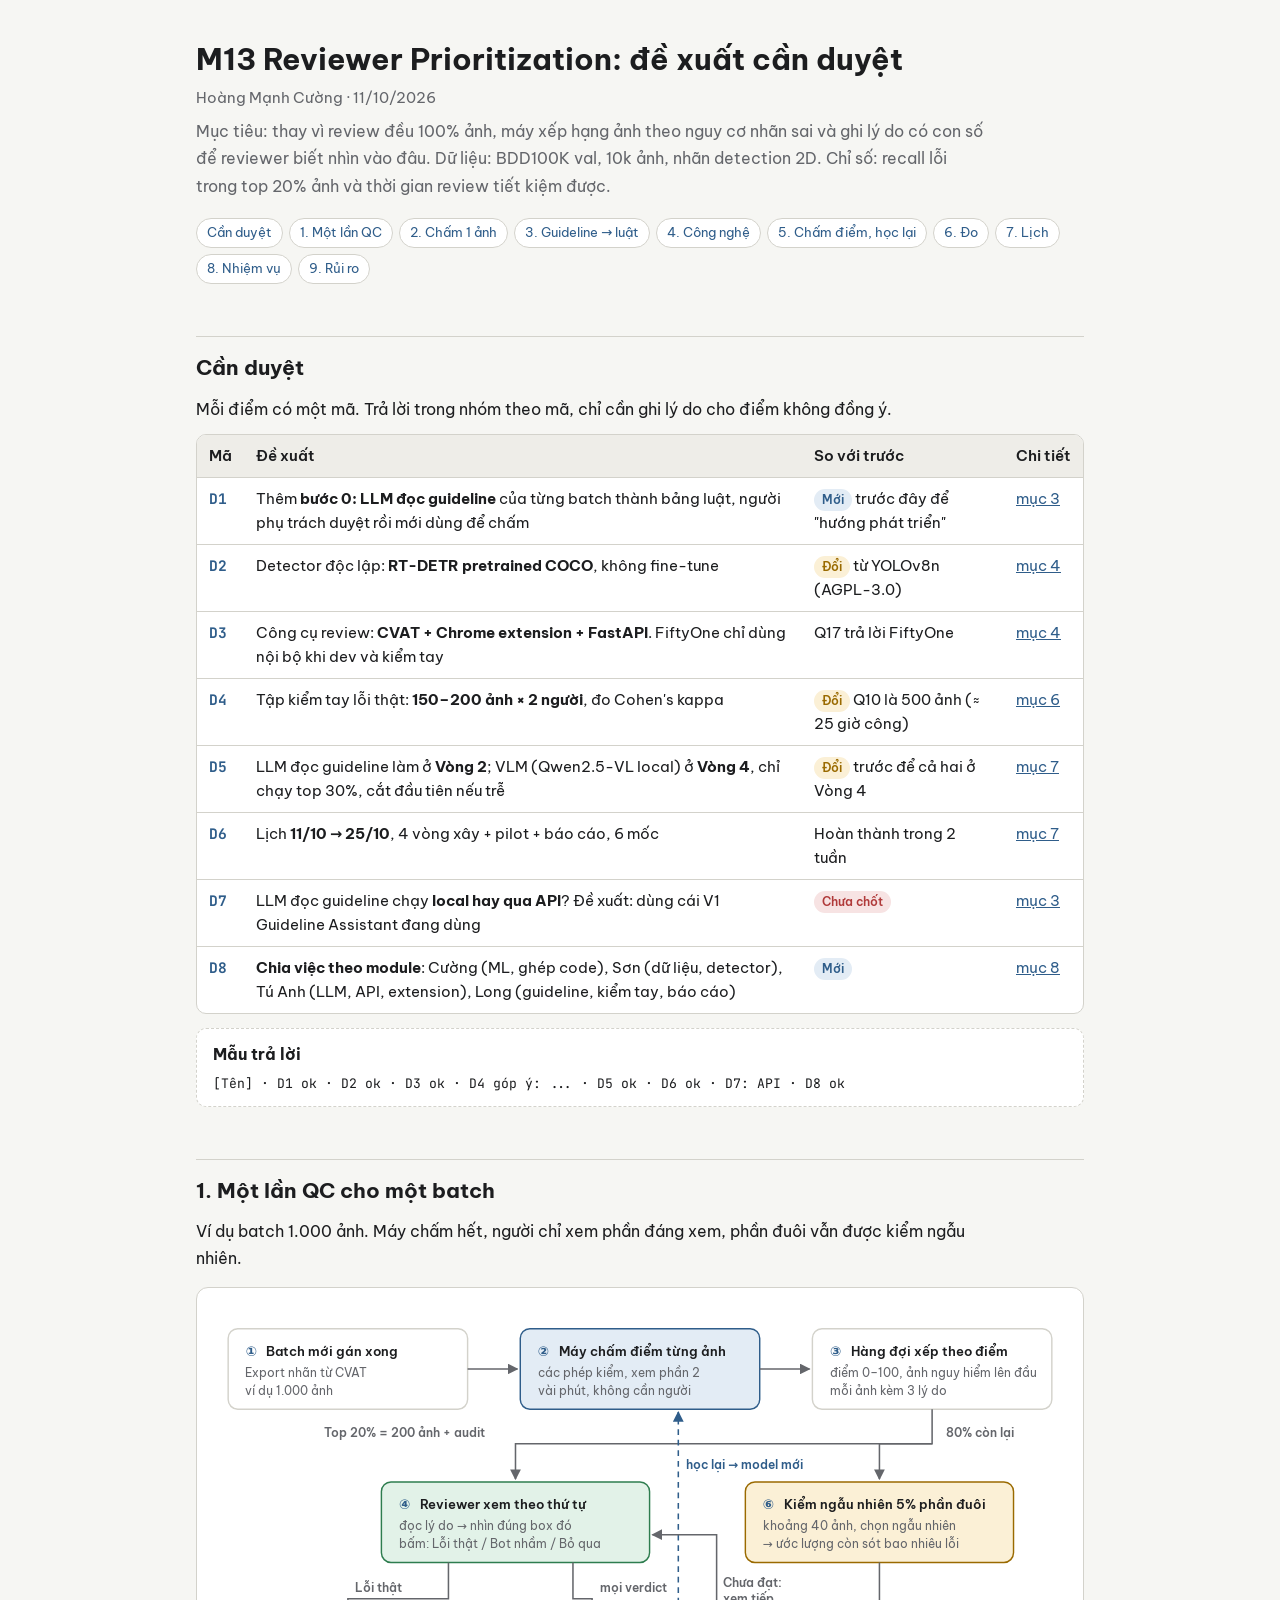
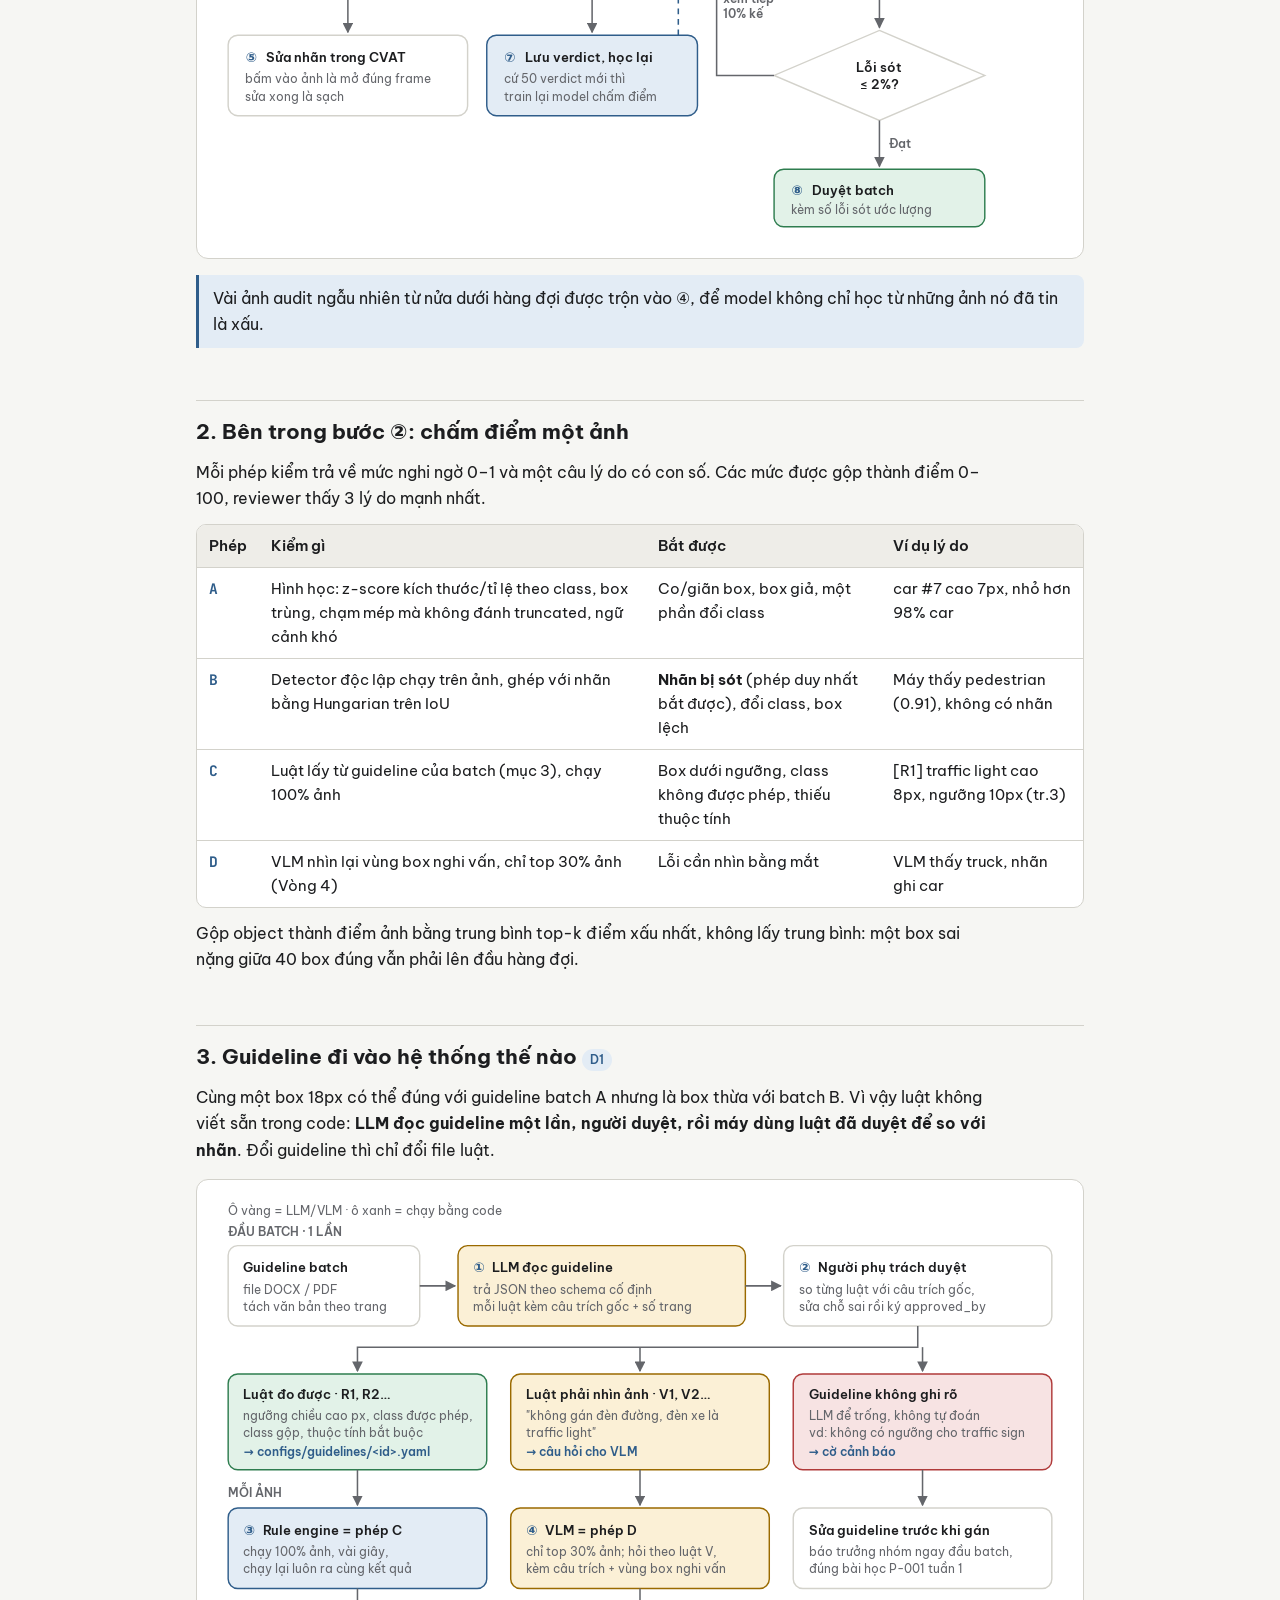
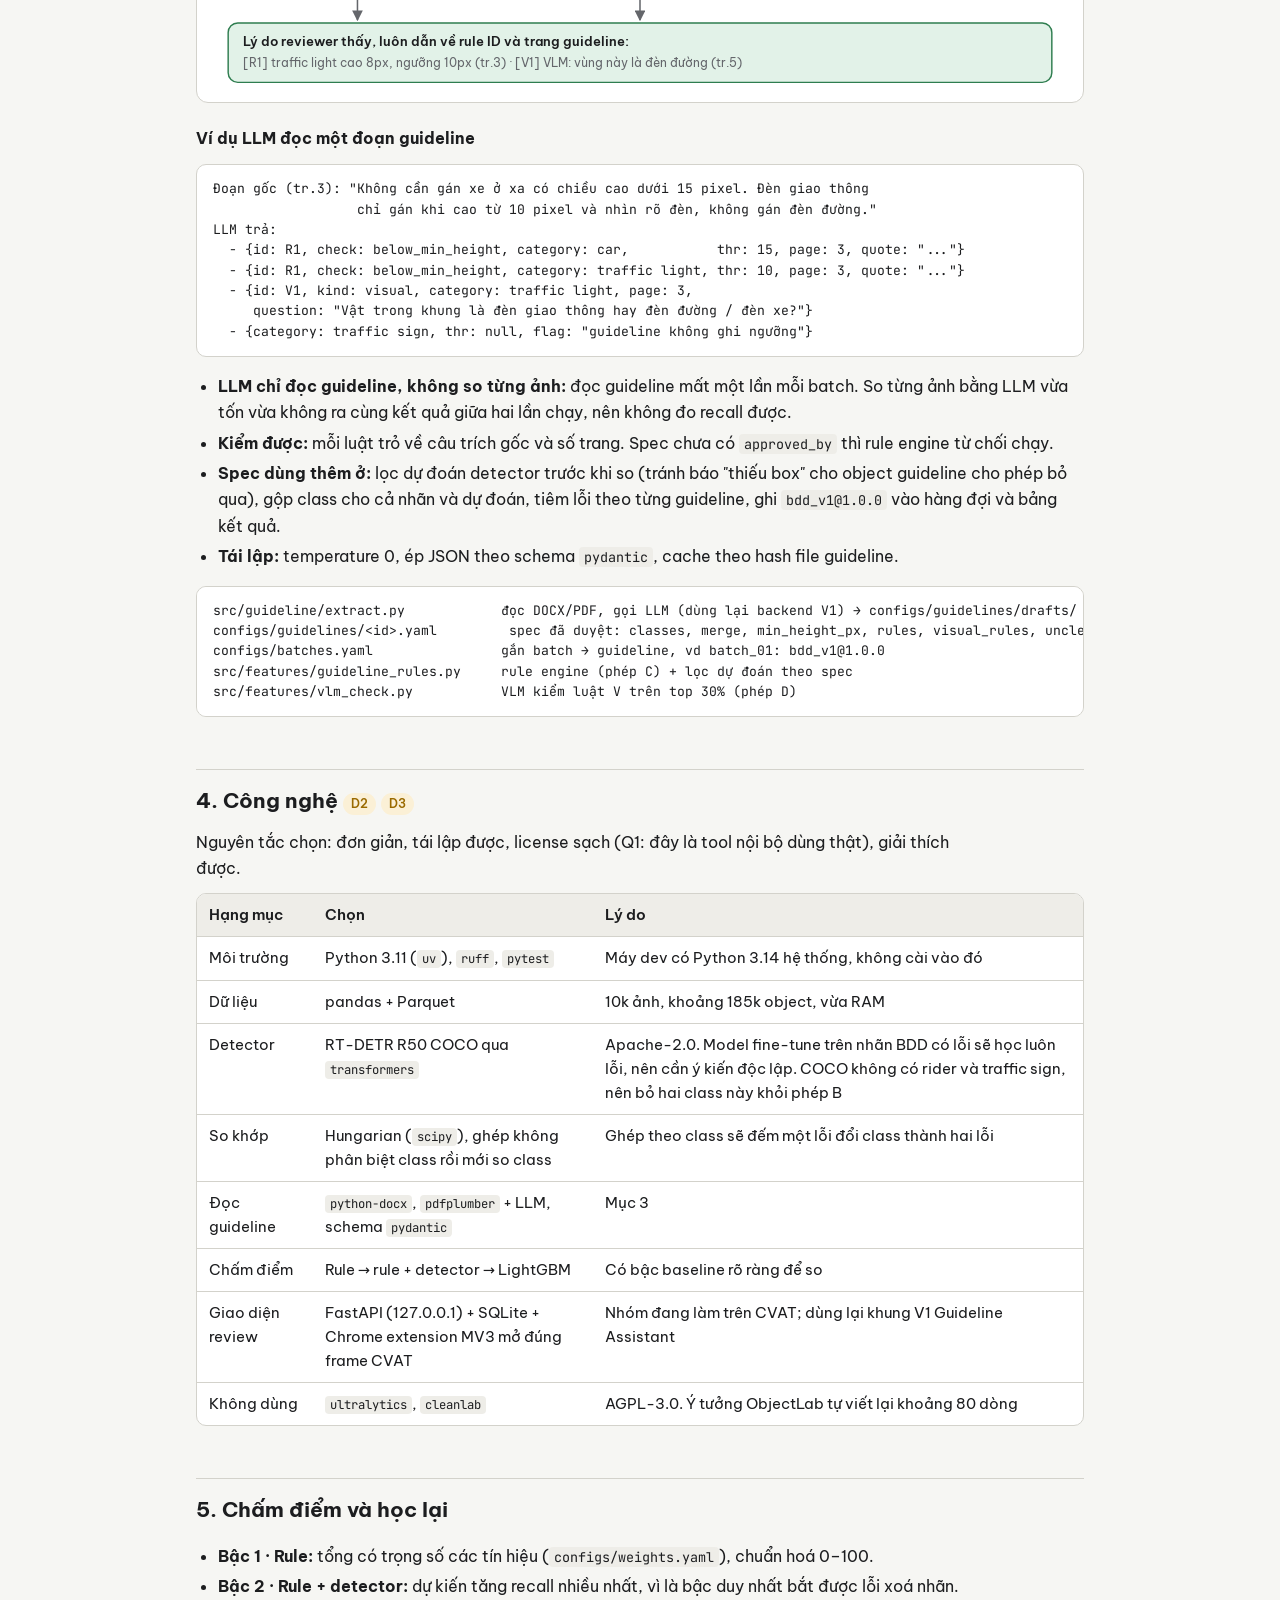
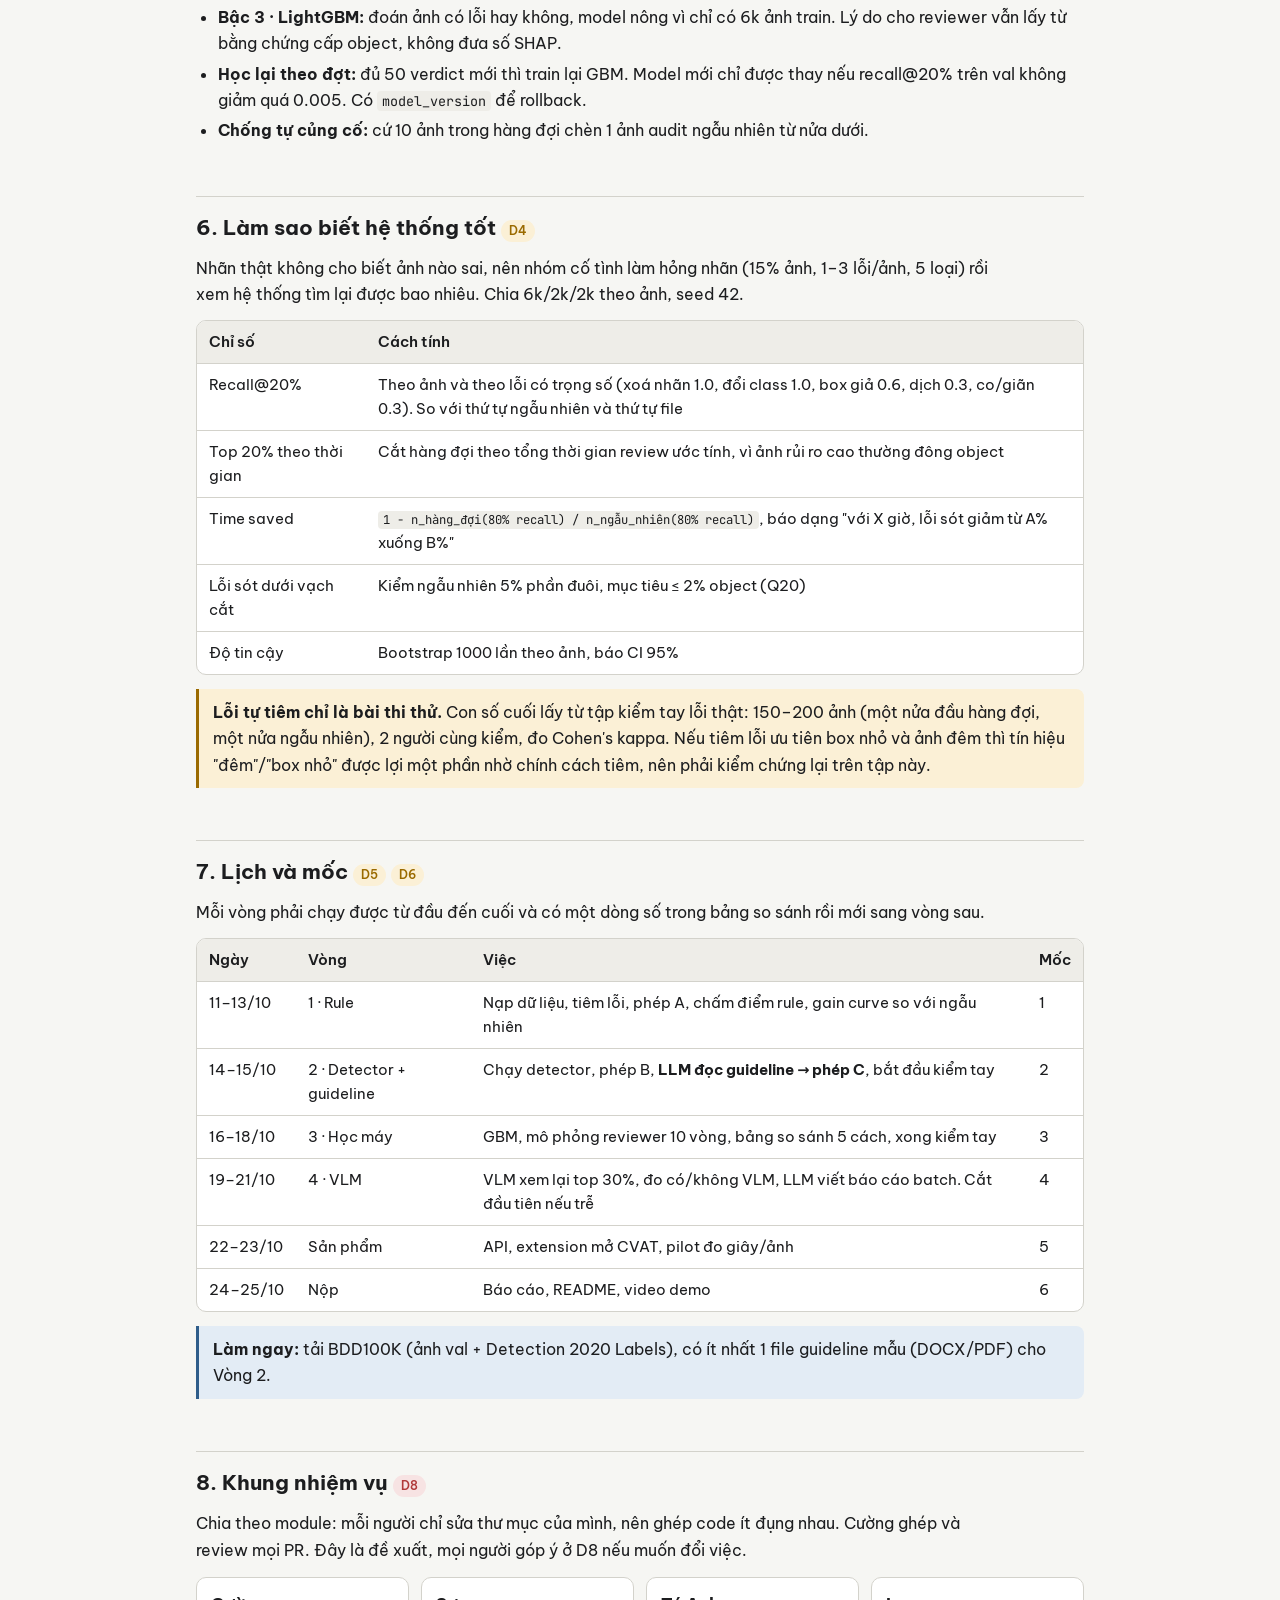
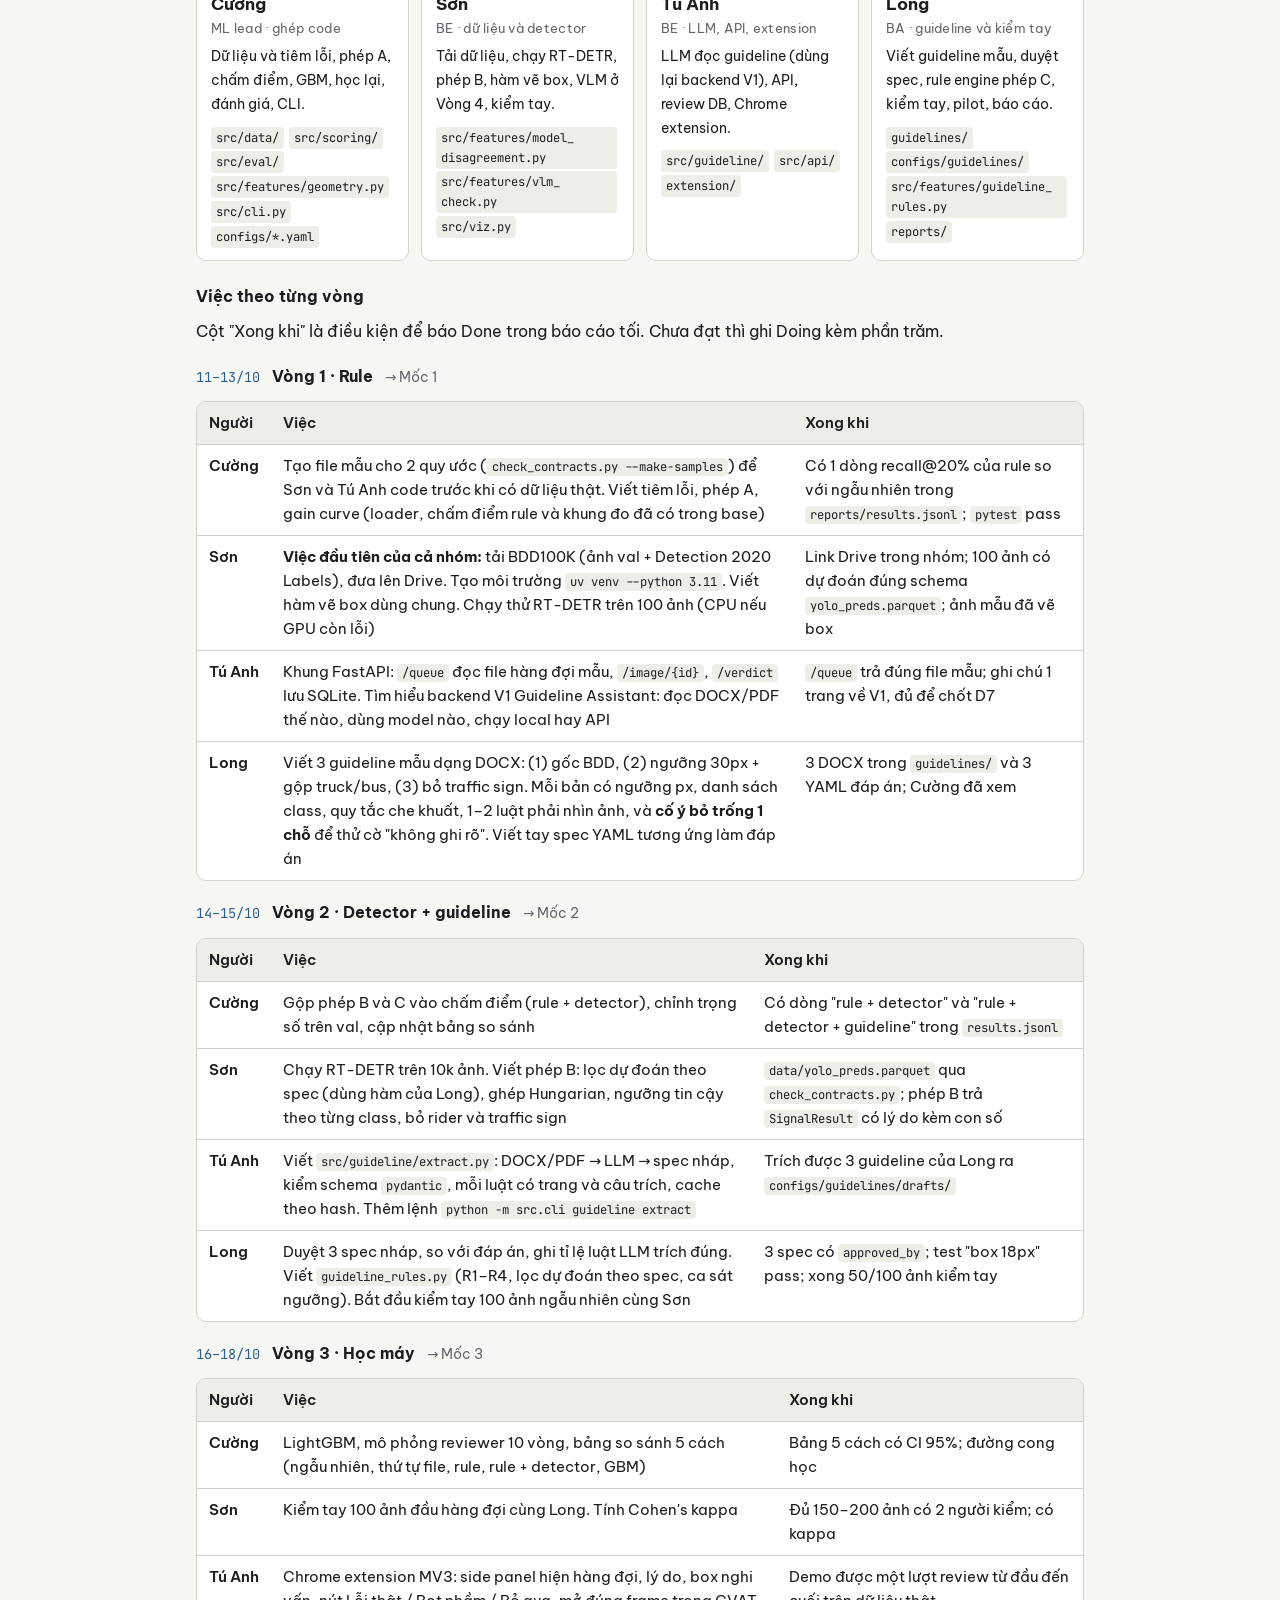
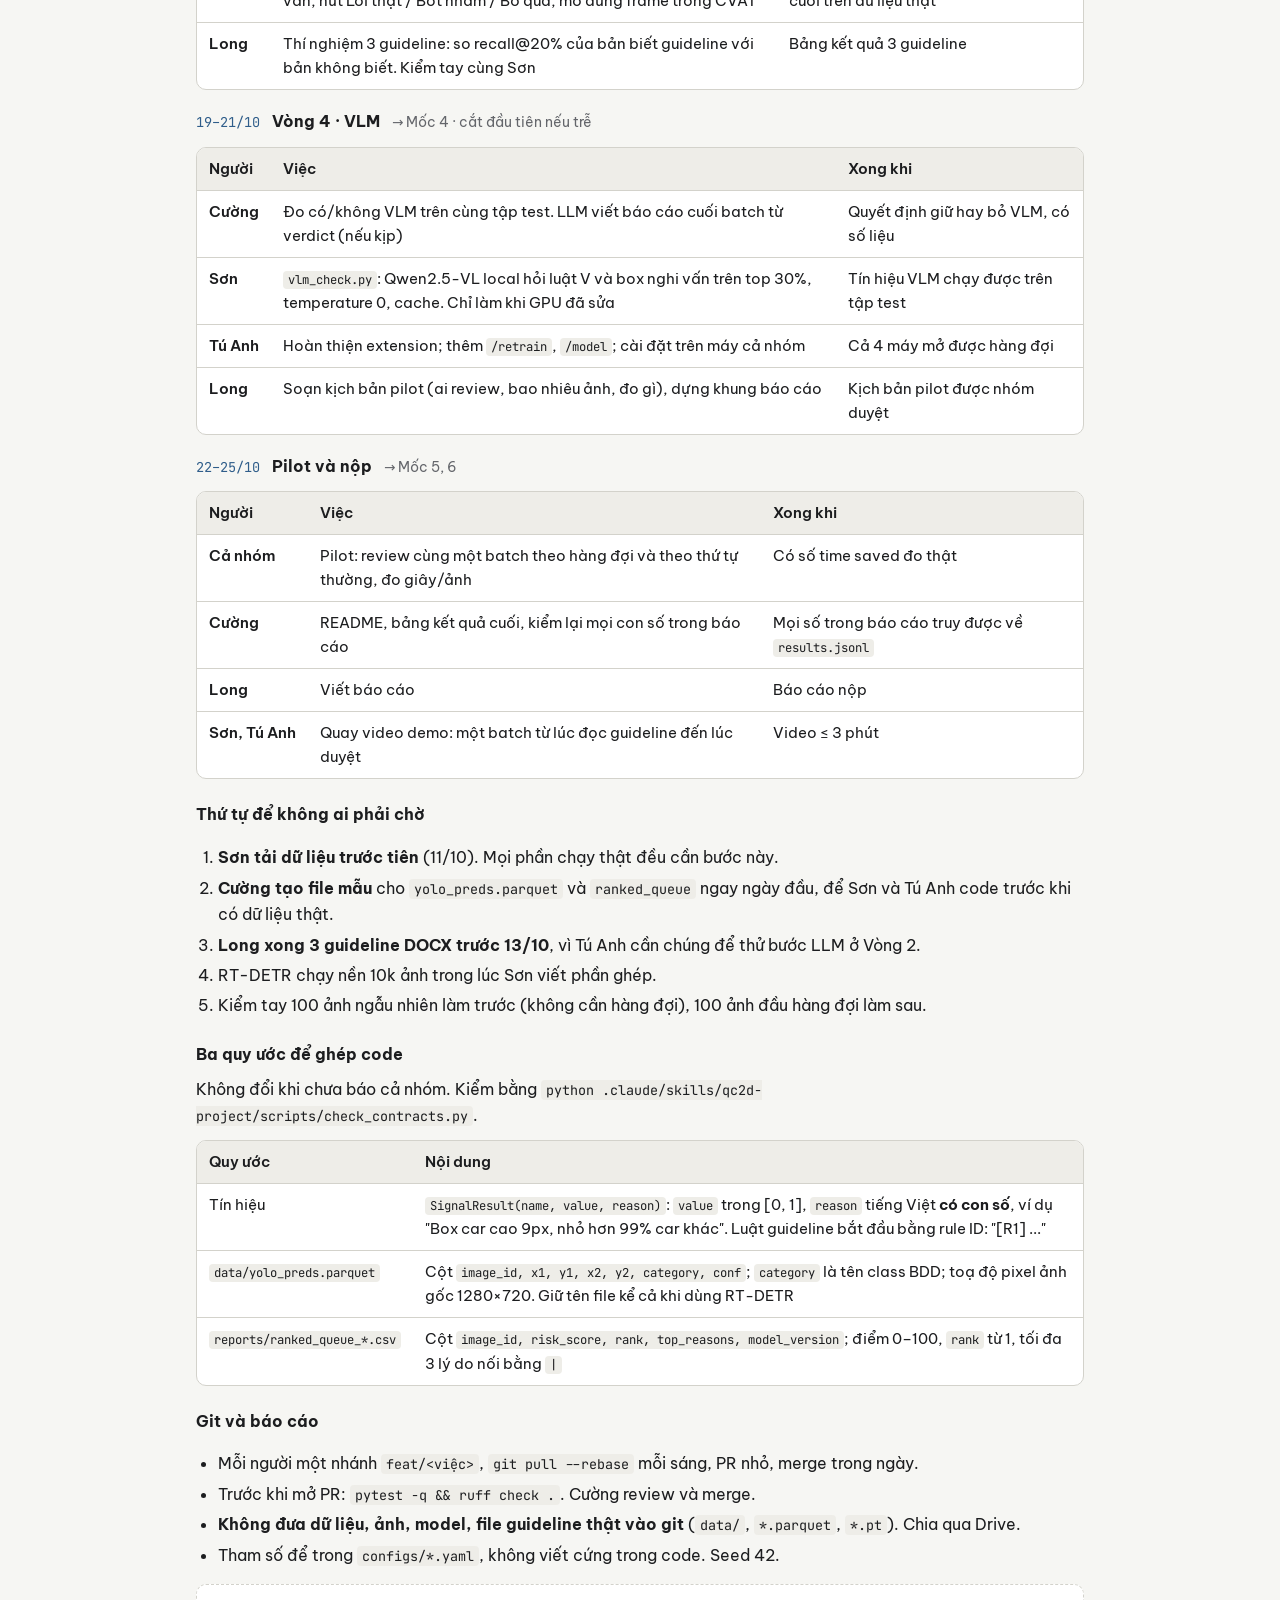
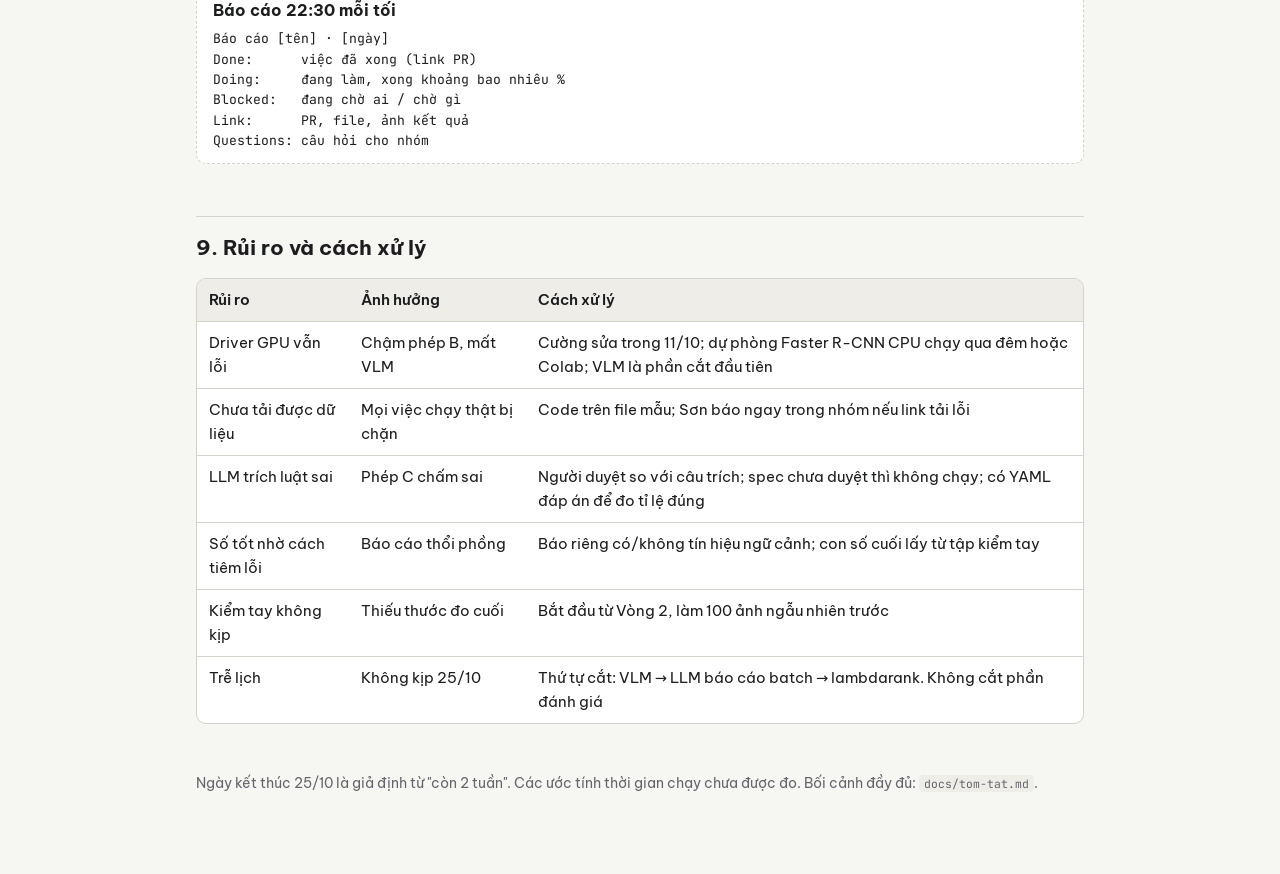
<file: docs/de-xuat.html>
<!doctype html>
<html lang="vi">
<head>
<meta charset="utf-8">
<meta name="viewport" content="width=device-width, initial-scale=1, viewport-fit=cover">
<title>M13 Đề xuất duyệt</title>
<link rel="preconnect" href="https://fonts.googleapis.com">
<link rel="stylesheet" href="https://fonts.googleapis.com/css2?family=Be+Vietnam+Pro:wght@400;600;700&family=JetBrains+Mono:wght@400&display=swap">
<style>
/* Layout: một cột đọc ~880px; danh sách duyệt ở đầu, chi tiết bên dưới theo thứ tự luồng */
:root{
  --bg:#f6f6f3; --surface:#ffffff; --surface-2:#eeede8; --text:#1c1d1f; --muted:#64666b;
  --border:#d3d2cb; --accent:#2f5d8a; --accent-soft:#e3ecf5;
  --ok:#2e7d4f; --ok-soft:#e2f2e8; --warn:#9a6a00; --warn-soft:#fbf0d6; --bad:#b03a3a; --bad-soft:#f7e3e3;
  --img:#2b3140;
  --sans:"Be Vietnam Pro",system-ui,-apple-system,"Segoe UI",Roboto,sans-serif;
  --mono:"JetBrains Mono",ui-monospace,Menlo,Consolas,monospace;
}
@media (prefers-color-scheme:dark){
  :root:not([data-theme="light"]){
    --bg:#161715; --surface:#1f201d; --surface-2:#282925; --text:#ecebe6; --muted:#a5a59e;
    --border:#4a4a44; --accent:#8fb6dd; --accent-soft:#22303d;
    --ok:#7cc79a; --ok-soft:#1e3127; --warn:#e3b95a; --warn-soft:#352c17; --bad:#e58c8c; --bad-soft:#3a2222;
    --img:#0e1118; color-scheme:dark;
  }
}
:root[data-theme="dark"]{
  --bg:#161715; --surface:#1f201d; --surface-2:#282925; --text:#ecebe6; --muted:#a5a59e;
  --border:#4a4a44; --accent:#8fb6dd; --accent-soft:#22303d;
  --ok:#7cc79a; --ok-soft:#1e3127; --warn:#e3b95a; --warn-soft:#352c17; --bad:#e58c8c; --bad-soft:#3a2222;
  --img:#0e1118; color-scheme:dark;
}
*{box-sizing:border-box}
body{margin:0;background:var(--bg);color:var(--text);font:16px/1.65 var(--sans)}
main{max-width:920px;margin:0 auto;padding:40px 16px 80px}
h1{font-size:1.9rem;line-height:1.25;margin:0 0 6px;text-wrap:balance}
h2{font-size:1.3rem;margin:52px 0 10px;padding-top:14px;border-top:1px solid var(--border);text-wrap:balance}
h3{font-size:1.02rem;margin:22px 0 6px}
p{margin:8px 0;max-width:72ch}
.meta{color:var(--muted);font-size:.92rem}
.lead{color:var(--muted);font-size:1.03rem;max-width:72ch}
nav{display:flex;flex-wrap:wrap;gap:6px;margin:18px 0 0}
nav a{font-size:.84rem;color:var(--accent);text-decoration:none;border:1px solid var(--border);background:var(--surface);padding:3px 10px;border-radius:999px}
nav a:focus-visible,a:focus-visible{outline:2px solid var(--accent);outline-offset:2px}
code{font-family:var(--mono);font-size:.84em;background:var(--surface-2);padding:1px 5px;border-radius:4px}
pre{font-family:var(--mono);font-size:.82rem;background:var(--surface);border:1px solid var(--border);border-radius:10px;padding:14px 16px;overflow-x:auto;line-height:1.55;margin:12px 0}
ol,ul{padding-left:22px} li{margin:4px 0}
.note{border-left:3px solid var(--accent);background:var(--accent-soft);padding:10px 14px;border-radius:0 8px 8px 0;margin:14px 0}
.note.warn{border-left-color:var(--warn);background:var(--warn-soft)}
.tbl{overflow-x:auto;border:1px solid var(--border);border-radius:10px;background:var(--surface);margin:12px 0}
table{border-collapse:collapse;width:100%;font-size:.91rem}
th,td{text-align:left;vertical-align:top;padding:9px 12px;border-bottom:1px solid var(--border)}
th{background:var(--surface-2);font-weight:600;white-space:nowrap}
tr:last-child td{border-bottom:0}
td.id{font-family:var(--mono);font-weight:700;color:var(--accent);white-space:nowrap}
.tag{display:inline-block;font-size:.75rem;font-weight:600;padding:1px 8px;border-radius:999px;white-space:nowrap}
.t-new{background:var(--accent-soft);color:var(--accent)}
.t-chg{background:var(--warn-soft);color:var(--warn)}
.t-open{background:var(--bad-soft);color:var(--bad)}
.reply{background:var(--surface);border:1px dashed var(--border);border-radius:10px;padding:12px 16px;margin:14px 0}
.reply pre{margin:6px 0 0;border:0;padding:0;background:none}
/* SVG */
.fig{background:var(--surface);border:1px solid var(--border);border-radius:12px;padding:12px;margin:16px 0;overflow-x:auto}
.fig svg{display:block;width:100%;min-width:640px;height:auto}
svg text{fill:var(--text);font-family:var(--sans);font-size:14px}
svg .t-s{font-size:12.5px;fill:var(--muted)}
svg .t-b{font-weight:600}
svg .t-n{font-weight:700;fill:var(--accent)}
svg .bx{fill:var(--surface);stroke:var(--border);stroke-width:1.5}
svg .bx-a{fill:var(--accent-soft);stroke:var(--accent);stroke-width:1.5}
svg .bx-ok{fill:var(--ok-soft);stroke:var(--ok);stroke-width:1.5}
svg .bx-w{fill:var(--warn-soft);stroke:var(--warn);stroke-width:1.5}
svg .bx-bad{fill:var(--bad-soft);stroke:var(--bad);stroke-width:1.5}
svg .ar{stroke:var(--muted);stroke-width:1.6;fill:none;marker-end:url(#arr)}
svg .ar-d{stroke:var(--accent);stroke-width:1.6;fill:none;stroke-dasharray:6 5;marker-end:url(#arrA)}
svg .mk{fill:var(--muted)} svg .mkA{fill:var(--accent)}
svg .lbl{font-size:12.5px;fill:var(--muted);font-weight:600}
svg .lblA{font-size:12.5px;fill:var(--accent);font-weight:600}
a{color:var(--accent)}
#plan + p + .tbl td:first-child{white-space:nowrap}
.people{display:grid;grid-template-columns:repeat(auto-fit,minmax(200px,1fr));gap:12px;margin:14px 0}
.person{background:var(--surface);border:1px solid var(--border);border-radius:10px;padding:12px 14px;min-width:0;font-size:.9rem}
.person p{margin:6px 0 8px}
.person code{display:inline-block;margin:2px 2px 0 0;font-size:.76rem;max-width:100%}
.pn{font-weight:700;font-size:1.05rem}
.pr{color:var(--muted);font-size:.82rem;letter-spacing:.02em}
.round{margin:18px 0}
.rh{display:flex;flex-wrap:wrap;align-items:baseline;gap:4px 12px}
.rd{font-family:var(--mono);font-size:.85rem;color:var(--accent);font-variant-numeric:tabular-nums}
.rm{color:var(--muted);font-size:.85rem}
td.who{font-weight:600;white-space:nowrap}
.round td:nth-child(3){min-width:180px}
@media (max-width:640px){
  .round table,.round tbody,.round tr,.round td{display:block}
  .round tr:first-child{display:none}
  .round tr{padding:10px 0;border-bottom:1px solid var(--border)}
  .round tr:last-child{border-bottom:0}
  .round td{border:0;padding:3px 14px;min-width:0}
  .round td:nth-child(3){min-width:0;color:var(--muted)}
  .round td:nth-child(3)::before{content:"Xong khi: ";font-weight:600;color:var(--text)}
}
footer{margin-top:48px;color:var(--muted);font-size:.85rem}
</style>
</head>
<body>
<main>

<h1>M13 Reviewer Prioritization: đề xuất cần duyệt</h1>
<p class="meta">Hoàng Mạnh Cường · 11/10/2026</p>
<p class="lead">Mục tiêu: thay vì review đều 100% ảnh, máy xếp hạng ảnh theo nguy cơ nhãn sai và ghi lý do có con số để reviewer biết nhìn vào đâu. Dữ liệu: BDD100K val, 10k ảnh, nhãn detection 2D. Chỉ số: recall lỗi trong top 20% ảnh và thời gian review tiết kiệm được.</p>
<nav><a href="#duyet">Cần duyệt</a><a href="#qc">1. Một lần QC</a><a href="#check">2. Chấm 1 ảnh</a><a href="#guideline">3. Guideline → luật</a><a href="#tech">4. Công nghệ</a><a href="#score">5. Chấm điểm, học lại</a><a href="#eval">6. Đo</a><a href="#plan">7. Lịch</a><a href="#task">8. Nhiệm vụ</a><a href="#risk">9. Rủi ro</a></nav>

<h2 id="duyet">Cần duyệt</h2>
<p>Mỗi điểm có một mã. Trả lời trong nhóm theo mã, chỉ cần ghi lý do cho điểm không đồng ý.</p>
<div class="tbl"><table>
<tr><th>Mã</th><th>Đề xuất</th><th>So với trước</th><th>Chi tiết</th></tr>
<tr><td class="id">D1</td><td>Thêm <strong>bước 0: LLM đọc guideline</strong> của từng batch thành bảng luật, người phụ trách duyệt rồi mới dùng để chấm</td><td><span class="tag t-new">Mới</span> trước đây để "hướng phát triển"</td><td><a href="#guideline">mục 3</a></td></tr>
<tr><td class="id">D2</td><td>Detector độc lập: <strong>RT-DETR pretrained COCO</strong>, không fine-tune</td><td><span class="tag t-chg">Đổi</span> từ YOLOv8n (AGPL-3.0)</td><td><a href="#tech">mục 4</a></td></tr>
<tr><td class="id">D3</td><td>Công cụ review: <strong>CVAT + Chrome extension + FastAPI</strong>. FiftyOne chỉ dùng nội bộ khi dev và kiểm tay</td><td>Q17 trả lời FiftyOne</td><td><a href="#tech">mục 4</a></td></tr>
<tr><td class="id">D4</td><td>Tập kiểm tay lỗi thật: <strong>150–200 ảnh × 2 người</strong>, đo Cohen's kappa</td><td><span class="tag t-chg">Đổi</span> Q10 là 500 ảnh (≈ 25 giờ công)</td><td><a href="#eval">mục 6</a></td></tr>
<tr><td class="id">D5</td><td>LLM đọc guideline làm ở <strong>Vòng 2</strong>; VLM (Qwen2.5-VL local) ở <strong>Vòng 4</strong>, chỉ chạy top 30%, cắt đầu tiên nếu trễ</td><td><span class="tag t-chg">Đổi</span> trước để cả hai ở Vòng 4</td><td><a href="#plan">mục 7</a></td></tr>
<tr><td class="id">D6</td><td>Lịch <strong>11/10 → 25/10</strong>, 4 vòng xây + pilot + báo cáo, 6 mốc</td><td>Hoàn thành trong 2 tuần</td><td><a href="#plan">mục 7</a></td></tr>
<tr><td class="id">D7</td><td>LLM đọc guideline chạy <strong>local hay qua API</strong>? Đề xuất: dùng cái V1 Guideline Assistant đang dùng</td><td><span class="tag t-open">Chưa chốt</span></td><td><a href="#guideline">mục 3</a></td></tr>
<tr><td class="id">D8</td><td><strong>Chia việc theo module</strong>: Cường (ML, ghép code), Sơn (dữ liệu, detector), Tú Anh (LLM, API, extension), Long (guideline, kiểm tay, báo cáo)</td><td><span class="tag t-new">Mới</span></td><td><a href="#task">mục 8</a></td></tr>
</table></div>
<div class="reply"><strong>Mẫu trả lời</strong>
<pre>[Tên] · D1 ok · D2 ok · D3 ok · D4 góp ý: ... · D5 ok · D6 ok · D7: API · D8 ok</pre></div>

<h2 id="qc">1. Một lần QC cho một batch</h2>
<p>Ví dụ batch 1.000 ảnh. Máy chấm hết, người chỉ xem phần đáng xem, phần đuôi vẫn được kiểm ngẫu nhiên.</p>
<svg width="0" height="0" style="position:absolute" aria-hidden="true"><defs>
<marker id="arr" viewBox="0 0 10 10" refX="9" refY="5" markerWidth="7" markerHeight="7" orient="auto-start-reverse"><path d="M0,0 L10,5 L0,10 z" class="mk"/></marker>
<marker id="arrA" viewBox="0 0 10 10" refX="9" refY="5" markerWidth="7" markerHeight="7" orient="auto-start-reverse"><path d="M0,0 L10,5 L0,10 z" class="mkA"/></marker>
</defs></svg>
<div class="fig">
<svg viewBox="0 0 900 570" role="img" aria-label="Sơ đồ một lần QC cho một batch">
  <!-- row 1 -->
  <rect class="bx" x="20" y="30" width="250" height="84" rx="10"/>
  <text x="38" y="58" class="t-n">①</text><text x="60" y="58" class="t-b">Batch mới gán xong</text>
  <text x="38" y="80" class="t-s">Export nhãn từ CVAT</text>
  <text x="38" y="99" class="t-s">ví dụ 1.000 ảnh</text>

  <rect class="bx-a" x="325" y="30" width="250" height="84" rx="10"/>
  <text x="343" y="58" class="t-n">②</text><text x="365" y="58" class="t-b">Máy chấm điểm từng ảnh</text>
  <text x="343" y="80" class="t-s">các phép kiểm, xem phần 2</text>
  <text x="343" y="99" class="t-s">vài phút, không cần người</text>

  <rect class="bx" x="630" y="30" width="250" height="84" rx="10"/>
  <text x="648" y="58" class="t-n">③</text><text x="670" y="58" class="t-b">Hàng đợi xếp theo điểm</text>
  <text x="648" y="80" class="t-s">điểm 0–100, ảnh nguy hiểm lên đầu</text>
  <text x="648" y="99" class="t-s">mỗi ảnh kèm 3 lý do</text>

  <path class="ar" d="M270 72 H322"/>
  <path class="ar" d="M575 72 H627"/>

  <!-- split -->
  <path class="ar" d="M755 114 V150 H320 V187"/>
  <path class="ar" d="M755 150 H700 V187"/>
  <text x="120" y="143" class="lbl">Top 20% = 200 ảnh + audit</text>
  <text x="770" y="143" class="lbl">80% còn lại</text>

  <!-- row 2 -->
  <rect class="bx-ok" x="180" y="190" width="280" height="84" rx="10"/>
  <text x="198" y="218" class="t-n">④</text><text x="220" y="218" class="t-b">Reviewer xem theo thứ tự</text>
  <text x="198" y="240" class="t-s">đọc lý do → nhìn đúng box đó</text>
  <text x="198" y="259" class="t-s">bấm: Lỗi thật / Bot nhầm / Bỏ qua</text>

  <rect class="bx-w" x="560" y="190" width="280" height="84" rx="10"/>
  <text x="578" y="218" class="t-n">⑥</text><text x="600" y="218" class="t-b">Kiểm ngẫu nhiên 5% phần đuôi</text>
  <text x="578" y="240" class="t-s">khoảng 40 ảnh, chọn ngẫu nhiên</text>
  <text x="578" y="259" class="t-s">→ ước lượng còn sót bao nhiêu lỗi</text>

  <!-- row 3 -->
  <path class="ar" d="M250 274 V312 H145 V347"/>
  <text x="152" y="305" class="lbl">Lỗi thật</text>
  <path class="ar" d="M380 274 V312 H400 V347"/>
  <text x="408" y="305" class="lbl">mọi verdict</text>

  <rect class="bx" x="20" y="350" width="250" height="84" rx="10"/>
  <text x="38" y="378" class="t-n">⑤</text><text x="60" y="378" class="t-b">Sửa nhãn trong CVAT</text>
  <text x="38" y="400" class="t-s">bấm vào ảnh là mở đúng frame</text>
  <text x="38" y="419" class="t-s">sửa xong là sạch</text>

  <rect class="bx-a" x="290" y="350" width="220" height="84" rx="10"/>
  <text x="308" y="378" class="t-n">⑦</text><text x="330" y="378" class="t-b">Lưu verdict, học lại</text>
  <text x="308" y="400" class="t-s">cứ 50 verdict mới thì</text>
  <text x="308" y="419" class="t-s">train lại model chấm điểm</text>

  <!-- feedback loop -->
  <path class="ar-d" d="M490 350 V117"/>
  <text x="498" y="176" class="lblA">học lại → model mới</text>

  <!-- decision -->
  <path class="ar" d="M700 274 V342"/>
  <polygon class="bx" points="700,345 810,392 700,439 590,392"/>
  <text x="700" y="388" text-anchor="middle" class="t-b">Lỗi sót</text>
  <text x="700" y="406" text-anchor="middle" class="t-b">≤ 2%?</text>

  <path class="ar" d="M590 392 H530 V245 H463"/>
  <text x="537" y="300" class="lbl">Chưa đạt:</text>
  <text x="537" y="316" class="lbl">xem tiếp</text>
  <text x="537" y="332" class="lbl">10% kế</text>

  <path class="ar" d="M700 439 V487"/>
  <text x="710" y="468" class="lbl">Đạt</text>
  <rect class="bx-ok" x="590" y="490" width="220" height="60" rx="10"/>
  <text x="608" y="517" class="t-n">⑧</text><text x="630" y="517" class="t-b">Duyệt batch</text>
  <text x="608" y="537" class="t-s">kèm số lỗi sót ước lượng</text>
</svg>
</div>
<div class="note">Vài ảnh audit ngẫu nhiên từ nửa dưới hàng đợi được trộn vào ④, để model không chỉ học từ những ảnh nó đã tin là xấu.</div>

<h2 id="check">2. Bên trong bước ②: chấm điểm một ảnh</h2>
<p>Mỗi phép kiểm trả về mức nghi ngờ 0–1 và một câu lý do có con số. Các mức được gộp thành điểm 0–100, reviewer thấy 3 lý do mạnh nhất.</p>
<div class="tbl"><table>
<tr><th>Phép</th><th>Kiểm gì</th><th>Bắt được</th><th>Ví dụ lý do</th></tr>
<tr><td class="id">A</td><td>Hình học: z-score kích thước/tỉ lệ theo class, box trùng, chạm mép mà không đánh truncated, ngữ cảnh khó</td><td>Co/giãn box, box giả, một phần đổi class</td><td>car #7 cao 7px, nhỏ hơn 98% car</td></tr>
<tr><td class="id">B</td><td>Detector độc lập chạy trên ảnh, ghép với nhãn bằng Hungarian trên IoU</td><td><strong>Nhãn bị sót</strong> (phép duy nhất bắt được), đổi class, box lệch</td><td>Máy thấy pedestrian (0.91), không có nhãn</td></tr>
<tr><td class="id">C</td><td>Luật lấy từ guideline của batch (mục 3), chạy 100% ảnh</td><td>Box dưới ngưỡng, class không được phép, thiếu thuộc tính</td><td>[R1] traffic light cao 8px, ngưỡng 10px (tr.3)</td></tr>
<tr><td class="id">D</td><td>VLM nhìn lại vùng box nghi vấn, chỉ top 30% ảnh (Vòng 4)</td><td>Lỗi cần nhìn bằng mắt</td><td>VLM thấy truck, nhãn ghi car</td></tr>
</table></div>
<p>Gộp object thành điểm ảnh bằng trung bình top-k điểm xấu nhất, không lấy trung bình: một box sai nặng giữa 40 box đúng vẫn phải lên đầu hàng đợi.</p>

<h2 id="guideline">3. Guideline đi vào hệ thống thế nào <span class="tag t-new">D1</span></h2>
<p>Cùng một box 18px có thể đúng với guideline batch A nhưng là box thừa với batch B. Vì vậy luật không viết sẵn trong code: <strong>LLM đọc guideline một lần, người duyệt, rồi máy dùng luật đã duyệt để so với nhãn</strong>. Đổi guideline thì chỉ đổi file luật.</p>
<div class="fig">
<svg viewBox="0 0 900 520" role="img" aria-label="Guideline được LLM đọc, người duyệt, rồi chia thành luật đo được và luật nhìn ảnh">
  <text x="20" y="24" class="t-s">Ô vàng = LLM/VLM · ô xanh = chạy bằng code</text>

  <!-- row 1 -->
  <text x="20" y="46" class="lbl">ĐẦU BATCH · 1 LẦN</text>
  <rect class="bx" x="20" y="56" width="200" height="84" rx="10"/>
  <text x="36" y="84" class="t-b">Guideline batch</text>
  <text x="36" y="106" class="t-s">file DOCX / PDF</text>
  <text x="36" y="124" class="t-s">tách văn bản theo trang</text>

  <rect class="bx-w" x="260" y="56" width="300" height="84" rx="10"/>
  <text x="276" y="84" class="t-n">①</text><text x="296" y="84" class="t-b">LLM đọc guideline</text>
  <text x="276" y="106" class="t-s">trả JSON theo schema cố định</text>
  <text x="276" y="124" class="t-s">mỗi luật kèm câu trích gốc + số trang</text>

  <rect class="bx" x="600" y="56" width="280" height="84" rx="10"/>
  <text x="616" y="84" class="t-n">②</text><text x="636" y="84" class="t-b">Người phụ trách duyệt</text>
  <text x="616" y="106" class="t-s">so từng luật với câu trích gốc,</text>
  <text x="616" y="124" class="t-s">sửa chỗ sai rồi ký approved_by</text>

  <path class="ar" d="M220 98 H257"/><path class="ar" d="M560 98 H597"/>
  <path class="ar" d="M740 140 V162 H155 V187"/>
  <path class="ar" d="M450 162 V187"/>
  <path class="ar" d="M745 162 V187"/>

  <!-- row 2: three kinds -->
  <rect class="bx-ok" x="20" y="190" width="270" height="100" rx="10"/>
  <text x="36" y="216" class="t-b">Luật đo được · R1, R2…</text>
  <text x="36" y="238" class="t-s">ngưỡng chiều cao px, class được phép,</text>
  <text x="36" y="256" class="t-s">class gộp, thuộc tính bắt buộc</text>
  <text x="36" y="276" class="lblA">→ configs/guidelines/&lt;id&gt;.yaml</text>

  <rect class="bx-w" x="315" y="190" width="270" height="100" rx="10"/>
  <text x="331" y="216" class="t-b">Luật phải nhìn ảnh · V1, V2…</text>
  <text x="331" y="238" class="t-s">"không gán đèn đường, đèn xe là</text>
  <text x="331" y="256" class="t-s">traffic light"</text>
  <text x="331" y="276" class="lblA">→ câu hỏi cho VLM</text>

  <rect class="bx-bad" x="610" y="190" width="270" height="100" rx="10"/>
  <text x="626" y="216" class="t-b">Guideline không ghi rõ</text>
  <text x="626" y="238" class="t-s">LLM để trống, không tự đoán</text>
  <text x="626" y="256" class="t-s">vd: không có ngưỡng cho traffic sign</text>
  <text x="626" y="276" class="lblA">→ cờ cảnh báo</text>

  <path class="ar" d="M155 290 V327"/><path class="ar" d="M450 290 V327"/><path class="ar" d="M745 290 V327"/>

  <!-- row 3: use -->
  <text x="20" y="318" class="lbl">MỖI ẢNH</text>
  <rect class="bx-a" x="20" y="330" width="270" height="84" rx="10"/>
  <text x="36" y="358" class="t-n">③</text><text x="56" y="358" class="t-b">Rule engine = phép C</text>
  <text x="36" y="380" class="t-s">chạy 100% ảnh, vài giây,</text>
  <text x="36" y="398" class="t-s">chạy lại luôn ra cùng kết quả</text>

  <rect class="bx-w" x="315" y="330" width="270" height="84" rx="10"/>
  <text x="331" y="358" class="t-n">④</text><text x="351" y="358" class="t-b">VLM = phép D</text>
  <text x="331" y="380" class="t-s">chỉ top 30% ảnh; hỏi theo luật V,</text>
  <text x="331" y="398" class="t-s">kèm câu trích + vùng box nghi vấn</text>

  <rect class="bx" x="610" y="330" width="270" height="84" rx="10"/>
  <text x="626" y="358" class="t-b">Sửa guideline trước khi gán</text>
  <text x="626" y="380" class="t-s">báo trưởng nhóm ngay đầu batch,</text>
  <text x="626" y="398" class="t-s">đúng bài học P-001 tuần 1</text>

  <path class="ar" d="M155 414 V447"/><path class="ar" d="M450 414 V447"/>

  <!-- row 4: reason -->
  <rect class="bx-ok" x="20" y="450" width="860" height="62" rx="10"/>
  <text x="36" y="474" class="t-b">Lý do reviewer thấy, luôn dẫn về rule ID và trang guideline:</text>
  <text x="36" y="496" class="t-s">[R1] traffic light cao 8px, ngưỡng 10px (tr.3) · [V1] VLM: vùng này là đèn đường (tr.5)</text>
</svg>
</div>
<h3>Ví dụ LLM đọc một đoạn guideline</h3>
<pre>Đoạn gốc (tr.3): "Không cần gán xe ở xa có chiều cao dưới 15 pixel. Đèn giao thông
                  chỉ gán khi cao từ 10 pixel và nhìn rõ đèn, không gán đèn đường."
LLM trả:
  - {id: R1, check: below_min_height, category: car,           thr: 15, page: 3, quote: "..."}
  - {id: R1, check: below_min_height, category: traffic light, thr: 10, page: 3, quote: "..."}
  - {id: V1, kind: visual, category: traffic light, page: 3,
     question: "Vật trong khung là đèn giao thông hay đèn đường / đèn xe?"}
  - {category: traffic sign, thr: null, flag: "guideline không ghi ngưỡng"}</pre>
<ul>
  <li><strong>LLM chỉ đọc guideline, không so từng ảnh:</strong> đọc guideline mất một lần mỗi batch. So từng ảnh bằng LLM vừa tốn vừa không ra cùng kết quả giữa hai lần chạy, nên không đo recall được.</li>
  <li><strong>Kiểm được:</strong> mỗi luật trỏ về câu trích gốc và số trang. Spec chưa có <code>approved_by</code> thì rule engine từ chối chạy.</li>
  <li><strong>Spec dùng thêm ở:</strong> lọc dự đoán detector trước khi so (tránh báo "thiếu box" cho object guideline cho phép bỏ qua), gộp class cho cả nhãn và dự đoán, tiêm lỗi theo từng guideline, ghi <code>bdd_v1@1.0.0</code> vào hàng đợi và bảng kết quả.</li>
  <li><strong>Tái lập:</strong> temperature 0, ép JSON theo schema <code>pydantic</code>, cache theo hash file guideline.</li>
</ul>
<pre>src/guideline/extract.py            đọc DOCX/PDF, gọi LLM (dùng lại backend V1) → configs/guidelines/drafts/
configs/guidelines/&lt;id&gt;.yaml         spec đã duyệt: classes, merge, min_height_px, rules, visual_rules, unclear
configs/batches.yaml                gắn batch → guideline, vd batch_01: bdd_v1@1.0.0
src/features/guideline_rules.py     rule engine (phép C) + lọc dự đoán theo spec
src/features/vlm_check.py           VLM kiểm luật V trên top 30% (phép D)</pre>

<h2 id="tech">4. Công nghệ <span class="tag t-chg">D2</span> <span class="tag t-chg">D3</span></h2>
<p>Nguyên tắc chọn: đơn giản, tái lập được, license sạch (Q1: đây là tool nội bộ dùng thật), giải thích được.</p>
<div class="tbl"><table>
<tr><th>Hạng mục</th><th>Chọn</th><th>Lý do</th></tr>
<tr><td>Môi trường</td><td>Python 3.11 (<code>uv</code>), <code>ruff</code>, <code>pytest</code></td><td>Máy dev có Python 3.14 hệ thống, không cài vào đó</td></tr>
<tr><td>Dữ liệu</td><td>pandas + Parquet</td><td>10k ảnh, khoảng 185k object, vừa RAM</td></tr>
<tr><td>Detector</td><td>RT-DETR R50 COCO qua <code>transformers</code></td><td>Apache-2.0. Model fine-tune trên nhãn BDD có lỗi sẽ học luôn lỗi, nên cần ý kiến độc lập. COCO không có rider và traffic sign, nên bỏ hai class này khỏi phép B</td></tr>
<tr><td>So khớp</td><td>Hungarian (<code>scipy</code>), ghép không phân biệt class rồi mới so class</td><td>Ghép theo class sẽ đếm một lỗi đổi class thành hai lỗi</td></tr>
<tr><td>Đọc guideline</td><td><code>python-docx</code>, <code>pdfplumber</code> + LLM, schema <code>pydantic</code></td><td>Mục 3</td></tr>
<tr><td>Chấm điểm</td><td>Rule → rule + detector → LightGBM</td><td>Có bậc baseline rõ ràng để so</td></tr>
<tr><td>Giao diện review</td><td>FastAPI (127.0.0.1) + SQLite + Chrome extension MV3 mở đúng frame CVAT</td><td>Nhóm đang làm trên CVAT; dùng lại khung V1 Guideline Assistant</td></tr>
<tr><td>Không dùng</td><td><code>ultralytics</code>, <code>cleanlab</code></td><td>AGPL-3.0. Ý tưởng ObjectLab tự viết lại khoảng 80 dòng</td></tr>
</table></div>

<h2 id="score">5. Chấm điểm và học lại</h2>
<ul>
  <li><strong>Bậc 1 · Rule:</strong> tổng có trọng số các tín hiệu (<code>configs/weights.yaml</code>), chuẩn hoá 0–100.</li>
  <li><strong>Bậc 2 · Rule + detector:</strong> dự kiến tăng recall nhiều nhất, vì là bậc duy nhất bắt được lỗi xoá nhãn.</li>
  <li><strong>Bậc 3 · LightGBM:</strong> đoán ảnh có lỗi hay không, model nông vì chỉ có 6k ảnh train. Lý do cho reviewer vẫn lấy từ bằng chứng cấp object, không đưa số SHAP.</li>
  <li><strong>Học lại theo đợt:</strong> đủ 50 verdict mới thì train lại GBM. Model mới chỉ được thay nếu recall@20% trên val không giảm quá 0.005. Có <code>model_version</code> để rollback.</li>
  <li><strong>Chống tự củng cố:</strong> cứ 10 ảnh trong hàng đợi chèn 1 ảnh audit ngẫu nhiên từ nửa dưới.</li>
</ul>

<h2 id="eval">6. Làm sao biết hệ thống tốt <span class="tag t-chg">D4</span></h2>
<p>Nhãn thật không cho biết ảnh nào sai, nên nhóm cố tình làm hỏng nhãn (15% ảnh, 1–3 lỗi/ảnh, 5 loại) rồi xem hệ thống tìm lại được bao nhiêu. Chia 6k/2k/2k theo ảnh, seed 42.</p>
<div class="tbl"><table>
<tr><th>Chỉ số</th><th>Cách tính</th></tr>
<tr><td>Recall@20%</td><td>Theo ảnh và theo lỗi có trọng số (xoá nhãn 1.0, đổi class 1.0, box giả 0.6, dịch 0.3, co/giãn 0.3). So với thứ tự ngẫu nhiên và thứ tự file</td></tr>
<tr><td>Top 20% theo thời gian</td><td>Cắt hàng đợi theo tổng thời gian review ước tính, vì ảnh rủi ro cao thường đông object</td></tr>
<tr><td>Time saved</td><td><code>1 − n_hàng_đợi(80% recall) / n_ngẫu_nhiên(80% recall)</code>, báo dạng "với X giờ, lỗi sót giảm từ A% xuống B%"</td></tr>
<tr><td>Lỗi sót dưới vạch cắt</td><td>Kiểm ngẫu nhiên 5% phần đuôi, mục tiêu ≤ 2% object (Q20)</td></tr>
<tr><td>Độ tin cậy</td><td>Bootstrap 1000 lần theo ảnh, báo CI 95%</td></tr>
</table></div>
<div class="note warn"><strong>Lỗi tự tiêm chỉ là bài thi thử.</strong> Con số cuối lấy từ tập kiểm tay lỗi thật: 150–200 ảnh (một nửa đầu hàng đợi, một nửa ngẫu nhiên), 2 người cùng kiểm, đo Cohen's kappa. Nếu tiêm lỗi ưu tiên box nhỏ và ảnh đêm thì tín hiệu "đêm"/"box nhỏ" được lợi một phần nhờ chính cách tiêm, nên phải kiểm chứng lại trên tập này.</div>

<h2 id="plan">7. Lịch và mốc <span class="tag t-chg">D5</span> <span class="tag t-chg">D6</span></h2>
<p>Mỗi vòng phải chạy được từ đầu đến cuối và có một dòng số trong bảng so sánh rồi mới sang vòng sau.</p>
<div class="tbl"><table>
<tr><th>Ngày</th><th>Vòng</th><th>Việc</th><th>Mốc</th></tr>
<tr><td>11–13/10</td><td>1 · Rule</td><td>Nạp dữ liệu, tiêm lỗi, phép A, chấm điểm rule, gain curve so với ngẫu nhiên</td><td>1</td></tr>
<tr><td>14–15/10</td><td>2 · Detector + guideline</td><td>Chạy detector, phép B, <strong>LLM đọc guideline → phép C</strong>, bắt đầu kiểm tay</td><td>2</td></tr>
<tr><td>16–18/10</td><td>3 · Học máy</td><td>GBM, mô phỏng reviewer 10 vòng, bảng so sánh 5 cách, xong kiểm tay</td><td>3</td></tr>
<tr><td>19–21/10</td><td>4 · VLM</td><td>VLM xem lại top 30%, đo có/không VLM, LLM viết báo cáo batch. Cắt đầu tiên nếu trễ</td><td>4</td></tr>
<tr><td>22–23/10</td><td>Sản phẩm</td><td>API, extension mở CVAT, pilot đo giây/ảnh</td><td>5</td></tr>
<tr><td>24–25/10</td><td>Nộp</td><td>Báo cáo, README, video demo</td><td>6</td></tr>
</table></div>
<div class="note"><strong>Làm ngay:</strong> tải BDD100K (ảnh val + Detection 2020 Labels), có ít nhất 1 file guideline mẫu (DOCX/PDF) cho Vòng 2.</div>

<h2 id="task">8. Khung nhiệm vụ <span class="tag t-open">D8</span></h2>
<p>Chia theo module: mỗi người chỉ sửa thư mục của mình, nên ghép code ít đụng nhau. Cường ghép và review mọi PR. Đây là đề xuất, mọi người góp ý ở D8 nếu muốn đổi việc.</p>

<div class="people">
  <div class="person"><div class="pn">Cường</div><div class="pr">ML lead · ghép code</div>
    <p>Dữ liệu và tiêm lỗi, phép A, chấm điểm, GBM, học lại, đánh giá, CLI.</p>
    <code>src/<wbr>data/<wbr></code> <code>src/<wbr>scoring/<wbr></code> <code>src/<wbr>eval/<wbr></code> <code>src/<wbr>features/<wbr>geometry.py</code> <code>src/<wbr>cli.py</code> <code>configs/<wbr>*.yaml</code></div>
  <div class="person"><div class="pn">Sơn</div><div class="pr">BE · dữ liệu và detector</div>
    <p>Tải dữ liệu, chạy RT-DETR, phép B, hàm vẽ box, VLM ở Vòng 4, kiểm tay.</p>
    <code>src/<wbr>features/<wbr>model_<wbr>disagreement.py</code> <code>src/<wbr>features/<wbr>vlm_<wbr>check.py</code> <code>src/<wbr>viz.py</code></div>
  <div class="person"><div class="pn">Tú Anh</div><div class="pr">BE · LLM, API, extension</div>
    <p>LLM đọc guideline (dùng lại backend V1), API, review DB, Chrome extension.</p>
    <code>src/<wbr>guideline/<wbr></code> <code>src/<wbr>api/<wbr></code> <code>extension/<wbr></code></div>
  <div class="person"><div class="pn">Long</div><div class="pr">BA · guideline và kiểm tay</div>
    <p>Viết guideline mẫu, duyệt spec, rule engine phép C, kiểm tay, pilot, báo cáo.</p>
    <code>guidelines/<wbr></code> <code>configs/<wbr>guidelines/<wbr></code> <code>src/<wbr>features/<wbr>guideline_<wbr>rules.py</code> <code>reports/<wbr></code></div>
</div>

<h3>Việc theo từng vòng</h3>
<p>Cột "Xong khi" là điều kiện để báo Done trong báo cáo tối. Chưa đạt thì ghi Doing kèm phần trăm.</p>

<div class="round"><div class="rh"><span class="rd">11–13/10</span><strong>Vòng 1 · Rule</strong><span class="rm">→ Mốc 1</span></div>
<div class="tbl"><table>
<tr><th>Người</th><th>Việc</th><th>Xong khi</th></tr>
<tr><td class="who">Cường</td><td>Tạo file mẫu cho 2 quy ước (<code>check_contracts.py --make-samples</code>) để Sơn và Tú Anh code trước khi có dữ liệu thật. Viết tiêm lỗi, phép A, gain curve (loader, chấm điểm rule và khung đo đã có trong base)</td><td>Có 1 dòng recall@20% của rule so với ngẫu nhiên trong <code>reports/results.jsonl</code>; <code>pytest</code> pass</td></tr>
<tr><td class="who">Sơn</td><td><strong>Việc đầu tiên của cả nhóm:</strong> tải BDD100K (ảnh val + Detection 2020 Labels), đưa lên Drive. Tạo môi trường <code>uv venv --python 3.11</code>. Viết hàm vẽ box dùng chung. Chạy thử RT-DETR trên 100 ảnh (CPU nếu GPU còn lỗi)</td><td>Link Drive trong nhóm; 100 ảnh có dự đoán đúng schema <code>yolo_preds.parquet</code>; ảnh mẫu đã vẽ box</td></tr>
<tr><td class="who">Tú Anh</td><td>Khung FastAPI: <code>/queue</code> đọc file hàng đợi mẫu, <code>/image/{id}</code>, <code>/verdict</code> lưu SQLite. Tìm hiểu backend V1 Guideline Assistant: đọc DOCX/PDF thế nào, dùng model nào, chạy local hay API</td><td><code>/queue</code> trả đúng file mẫu; ghi chú 1 trang về V1, đủ để chốt D7</td></tr>
<tr><td class="who">Long</td><td>Viết 3 guideline mẫu dạng DOCX: (1) gốc BDD, (2) ngưỡng 30px + gộp truck/bus, (3) bỏ traffic sign. Mỗi bản có ngưỡng px, danh sách class, quy tắc che khuất, 1–2 luật phải nhìn ảnh, và <strong>cố ý bỏ trống 1 chỗ</strong> để thử cờ "không ghi rõ". Viết tay spec YAML tương ứng làm đáp án</td><td>3 DOCX trong <code>guidelines/</code> và 3 YAML đáp án; Cường đã xem</td></tr>
</table></div></div>

<div class="round"><div class="rh"><span class="rd">14–15/10</span><strong>Vòng 2 · Detector + guideline</strong><span class="rm">→ Mốc 2</span></div>
<div class="tbl"><table>
<tr><th>Người</th><th>Việc</th><th>Xong khi</th></tr>
<tr><td class="who">Cường</td><td>Gộp phép B và C vào chấm điểm (rule + detector), chỉnh trọng số trên val, cập nhật bảng so sánh</td><td>Có dòng "rule + detector" và "rule + detector + guideline" trong <code>results.jsonl</code></td></tr>
<tr><td class="who">Sơn</td><td>Chạy RT-DETR trên 10k ảnh. Viết phép B: lọc dự đoán theo spec (dùng hàm của Long), ghép Hungarian, ngưỡng tin cậy theo từng class, bỏ rider và traffic sign</td><td><code>data/yolo_preds.parquet</code> qua <code>check_contracts.py</code>; phép B trả <code>SignalResult</code> có lý do kèm con số</td></tr>
<tr><td class="who">Tú Anh</td><td>Viết <code>src/guideline/extract.py</code>: DOCX/PDF → LLM → spec nháp, kiểm schema <code>pydantic</code>, mỗi luật có trang và câu trích, cache theo hash. Thêm lệnh <code>python -m src.cli guideline extract</code></td><td>Trích được 3 guideline của Long ra <code>configs/guidelines/drafts/</code></td></tr>
<tr><td class="who">Long</td><td>Duyệt 3 spec nháp, so với đáp án, ghi tỉ lệ luật LLM trích đúng. Viết <code>guideline_rules.py</code> (R1–R4, lọc dự đoán theo spec, ca sát ngưỡng). Bắt đầu kiểm tay 100 ảnh ngẫu nhiên cùng Sơn</td><td>3 spec có <code>approved_by</code>; test "box 18px" pass; xong 50/100 ảnh kiểm tay</td></tr>
</table></div></div>

<div class="round"><div class="rh"><span class="rd">16–18/10</span><strong>Vòng 3 · Học máy</strong><span class="rm">→ Mốc 3</span></div>
<div class="tbl"><table>
<tr><th>Người</th><th>Việc</th><th>Xong khi</th></tr>
<tr><td class="who">Cường</td><td>LightGBM, mô phỏng reviewer 10 vòng, bảng so sánh 5 cách (ngẫu nhiên, thứ tự file, rule, rule + detector, GBM)</td><td>Bảng 5 cách có CI 95%; đường cong học</td></tr>
<tr><td class="who">Sơn</td><td>Kiểm tay 100 ảnh đầu hàng đợi cùng Long. Tính Cohen's kappa</td><td>Đủ 150–200 ảnh có 2 người kiểm; có kappa</td></tr>
<tr><td class="who">Tú Anh</td><td>Chrome extension MV3: side panel hiện hàng đợi, lý do, box nghi vấn, nút Lỗi thật / Bot nhầm / Bỏ qua, mở đúng frame trong CVAT</td><td>Demo được một lượt review từ đầu đến cuối trên dữ liệu thật</td></tr>
<tr><td class="who">Long</td><td>Thí nghiệm 3 guideline: so recall@20% của bản biết guideline với bản không biết. Kiểm tay cùng Sơn</td><td>Bảng kết quả 3 guideline</td></tr>
</table></div></div>

<div class="round"><div class="rh"><span class="rd">19–21/10</span><strong>Vòng 4 · VLM</strong><span class="rm">→ Mốc 4 · cắt đầu tiên nếu trễ</span></div>
<div class="tbl"><table>
<tr><th>Người</th><th>Việc</th><th>Xong khi</th></tr>
<tr><td class="who">Cường</td><td>Đo có/không VLM trên cùng tập test. LLM viết báo cáo cuối batch từ verdict (nếu kịp)</td><td>Quyết định giữ hay bỏ VLM, có số liệu</td></tr>
<tr><td class="who">Sơn</td><td><code>vlm_check.py</code>: Qwen2.5-VL local hỏi luật V và box nghi vấn trên top 30%, temperature 0, cache. Chỉ làm khi GPU đã sửa</td><td>Tín hiệu VLM chạy được trên tập test</td></tr>
<tr><td class="who">Tú Anh</td><td>Hoàn thiện extension; thêm <code>/retrain</code>, <code>/model</code>; cài đặt trên máy cả nhóm</td><td>Cả 4 máy mở được hàng đợi</td></tr>
<tr><td class="who">Long</td><td>Soạn kịch bản pilot (ai review, bao nhiêu ảnh, đo gì), dựng khung báo cáo</td><td>Kịch bản pilot được nhóm duyệt</td></tr>
</table></div></div>

<div class="round"><div class="rh"><span class="rd">22–25/10</span><strong>Pilot và nộp</strong><span class="rm">→ Mốc 5, 6</span></div>
<div class="tbl"><table>
<tr><th>Người</th><th>Việc</th><th>Xong khi</th></tr>
<tr><td class="who">Cả nhóm</td><td>Pilot: review cùng một batch theo hàng đợi và theo thứ tự thường, đo giây/ảnh</td><td>Có số time saved đo thật</td></tr>
<tr><td class="who">Cường</td><td>README, bảng kết quả cuối, kiểm lại mọi con số trong báo cáo</td><td>Mọi số trong báo cáo truy được về <code>results.jsonl</code></td></tr>
<tr><td class="who">Long</td><td>Viết báo cáo</td><td>Báo cáo nộp</td></tr>
<tr><td class="who">Sơn, Tú Anh</td><td>Quay video demo: một batch từ lúc đọc guideline đến lúc duyệt</td><td>Video ≤ 3 phút</td></tr>
</table></div></div>

<h3>Thứ tự để không ai phải chờ</h3>
<ol>
  <li><strong>Sơn tải dữ liệu trước tiên</strong> (11/10). Mọi phần chạy thật đều cần bước này.</li>
  <li><strong>Cường tạo file mẫu</strong> cho <code>yolo_preds.parquet</code> và <code>ranked_queue</code> ngay ngày đầu, để Sơn và Tú Anh code trước khi có dữ liệu thật.</li>
  <li><strong>Long xong 3 guideline DOCX trước 13/10</strong>, vì Tú Anh cần chúng để thử bước LLM ở Vòng 2.</li>
  <li>RT-DETR chạy nền 10k ảnh trong lúc Sơn viết phần ghép.</li>
  <li>Kiểm tay 100 ảnh ngẫu nhiên làm trước (không cần hàng đợi), 100 ảnh đầu hàng đợi làm sau.</li>
</ol>

<h3>Ba quy ước để ghép code</h3>
<p>Không đổi khi chưa báo cả nhóm. Kiểm bằng <code>python .claude/skills/qc2d-project/scripts/check_contracts.py</code>.</p>
<div class="tbl"><table>
<tr><th>Quy ước</th><th>Nội dung</th></tr>
<tr><td>Tín hiệu</td><td><code>SignalResult(name, value, reason)</code>: <code>value</code> trong [0, 1], <code>reason</code> tiếng Việt <strong>có con số</strong>, ví dụ "Box car cao 9px, nhỏ hơn 99% car khác". Luật guideline bắt đầu bằng rule ID: "[R1] ..."</td></tr>
<tr><td><code>data/yolo_preds.parquet</code></td><td>Cột <code>image_id, x1, y1, x2, y2, category, conf</code>; <code>category</code> là tên class BDD; toạ độ pixel ảnh gốc 1280×720. Giữ tên file kể cả khi dùng RT-DETR</td></tr>
<tr><td><code>reports/ranked_queue_*.csv</code></td><td>Cột <code>image_id, risk_score, rank, top_reasons, model_version</code>; điểm 0–100, <code>rank</code> từ 1, tối đa 3 lý do nối bằng <code> | </code></td></tr>
</table></div>

<h3>Git và báo cáo</h3>
<ul>
  <li>Mỗi người một nhánh <code>feat/&lt;việc&gt;</code>, <code>git pull --rebase</code> mỗi sáng, PR nhỏ, merge trong ngày.</li>
  <li>Trước khi mở PR: <code>pytest -q &amp;&amp; ruff check .</code>. Cường review và merge.</li>
  <li><strong>Không đưa dữ liệu, ảnh, model, file guideline thật vào git</strong> (<code>data/</code>, <code>*.parquet</code>, <code>*.pt</code>). Chia qua Drive.</li>
  <li>Tham số để trong <code>configs/*.yaml</code>, không viết cứng trong code. Seed 42.</li>
</ul>
<div class="reply"><strong>Báo cáo 22:30 mỗi tối</strong>
<pre>Báo cáo [tên] · [ngày]
Done:      việc đã xong (link PR)
Doing:     đang làm, xong khoảng bao nhiêu %
Blocked:   đang chờ ai / chờ gì
Link:      PR, file, ảnh kết quả
Questions: câu hỏi cho nhóm</pre></div>

<h2 id="risk">9. Rủi ro và cách xử lý</h2>
<div class="tbl"><table>
<tr><th>Rủi ro</th><th>Ảnh hưởng</th><th>Cách xử lý</th></tr>
<tr><td>Driver GPU vẫn lỗi</td><td>Chậm phép B, mất VLM</td><td>Cường sửa trong 11/10; dự phòng Faster R-CNN CPU chạy qua đêm hoặc Colab; VLM là phần cắt đầu tiên</td></tr>
<tr><td>Chưa tải được dữ liệu</td><td>Mọi việc chạy thật bị chặn</td><td>Code trên file mẫu; Sơn báo ngay trong nhóm nếu link tải lỗi</td></tr>
<tr><td>LLM trích luật sai</td><td>Phép C chấm sai</td><td>Người duyệt so với câu trích; spec chưa duyệt thì không chạy; có YAML đáp án để đo tỉ lệ đúng</td></tr>
<tr><td>Số tốt nhờ cách tiêm lỗi</td><td>Báo cáo thổi phồng</td><td>Báo riêng có/không tín hiệu ngữ cảnh; con số cuối lấy từ tập kiểm tay</td></tr>
<tr><td>Kiểm tay không kịp</td><td>Thiếu thước đo cuối</td><td>Bắt đầu từ Vòng 2, làm 100 ảnh ngẫu nhiên trước</td></tr>
<tr><td>Trễ lịch</td><td>Không kịp 25/10</td><td>Thứ tự cắt: VLM → LLM báo cáo batch → lambdarank. Không cắt phần đánh giá</td></tr>
</table></div>

<footer>Ngày kết thúc 25/10 là giả định từ "còn 2 tuần". Các ước tính thời gian chạy chưa được đo. Bối cảnh đầy đủ: <code>docs/tom-tat.md</code>.</footer>
</main>
</body>
</html>
</file>
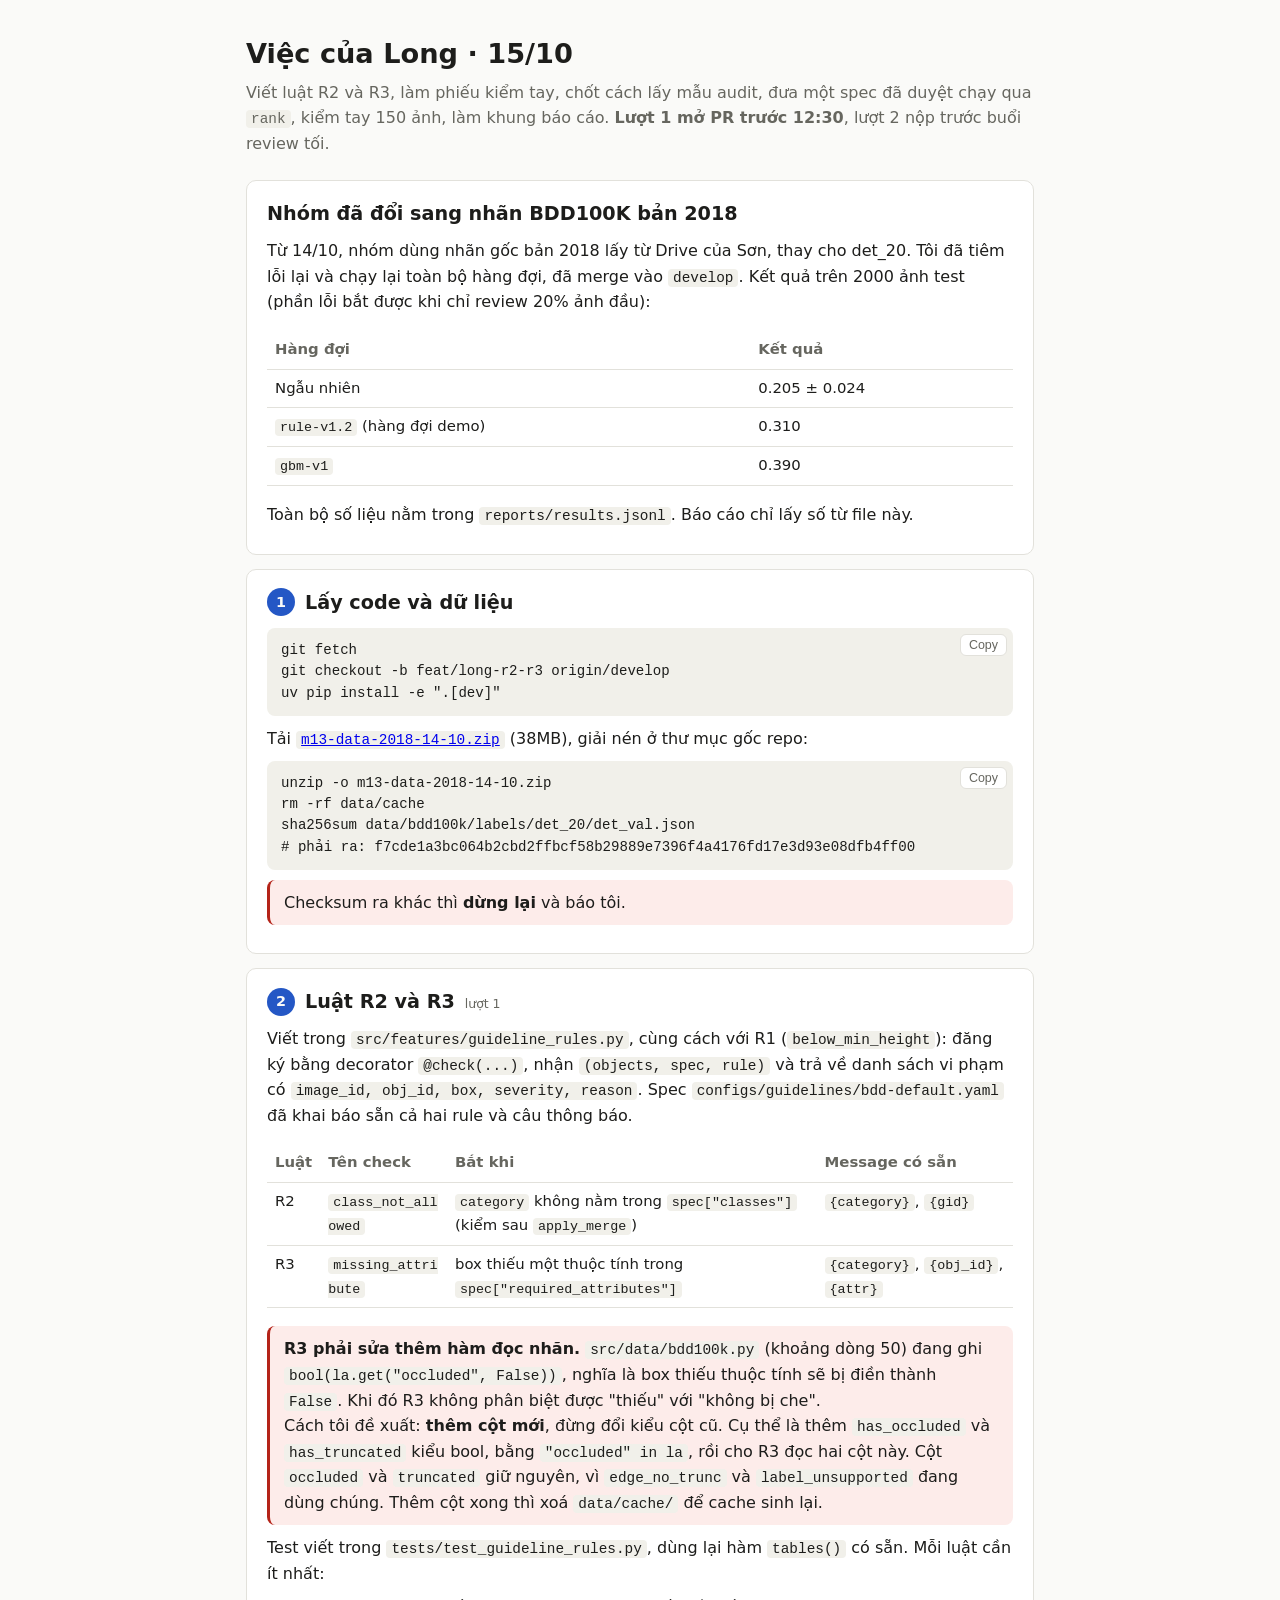
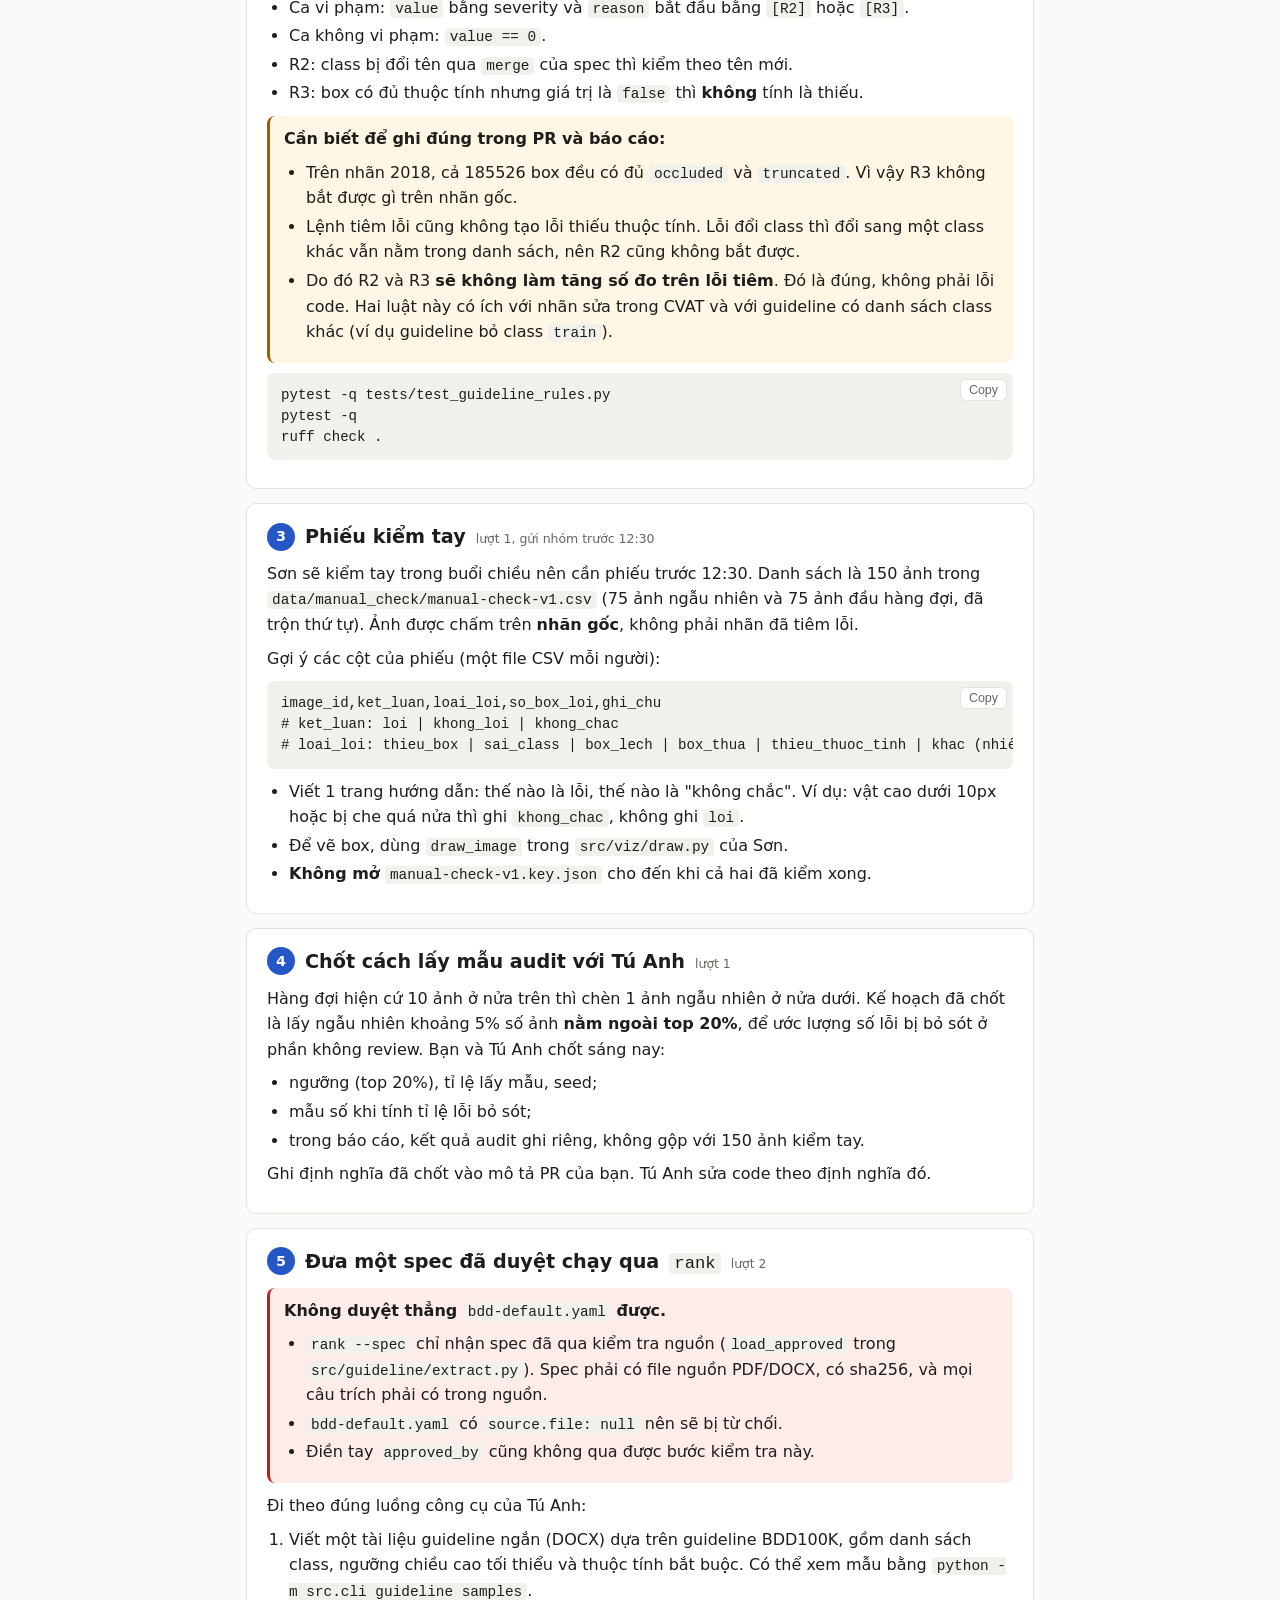
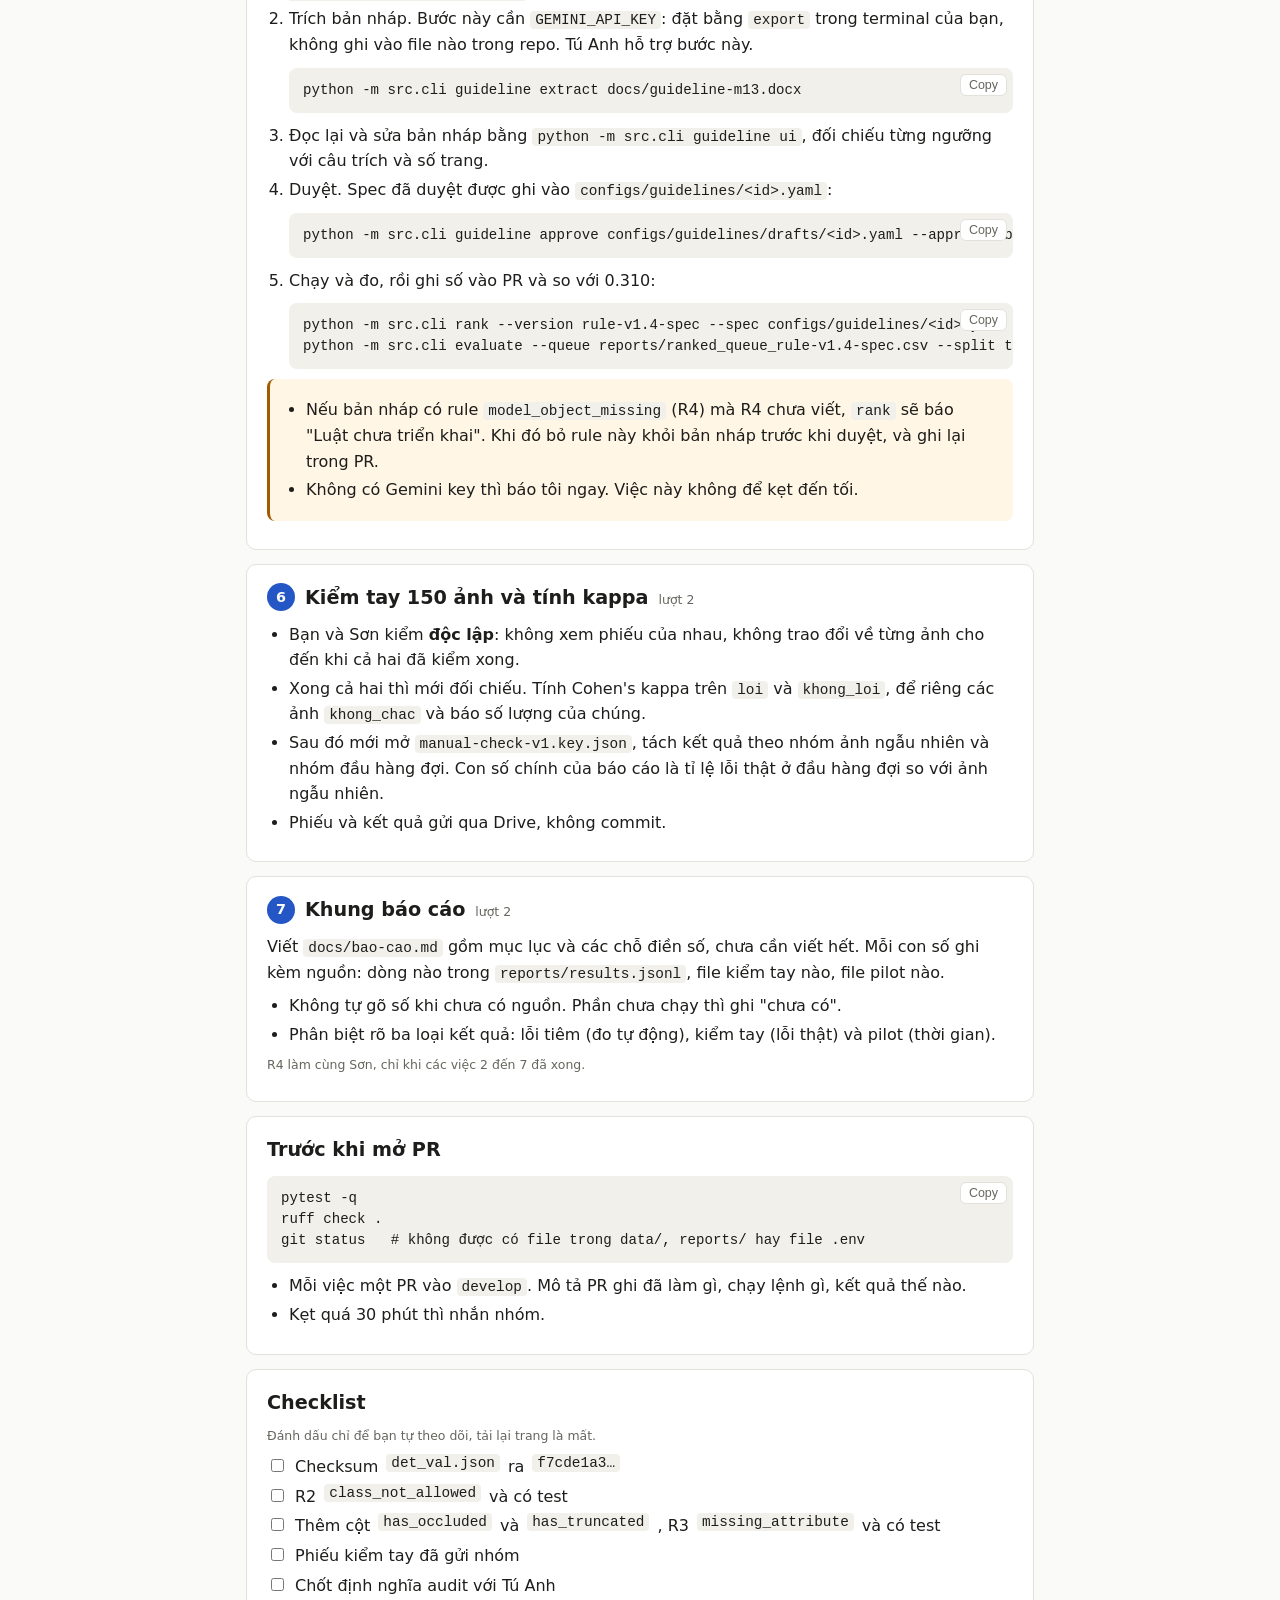
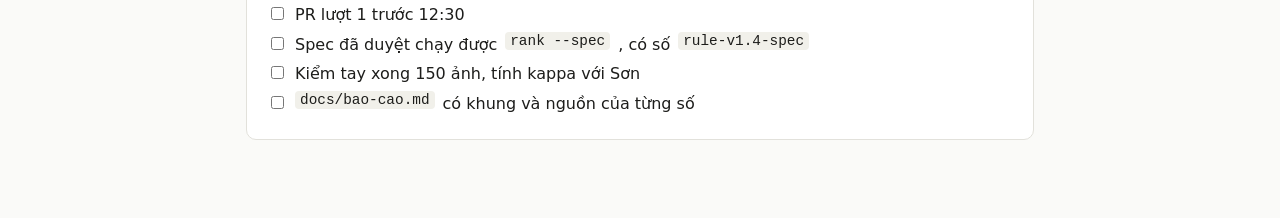
<file: docs/huong-dan-long-15-10.html>
<!doctype html>
<html lang="vi">
<head>
<meta charset="utf-8">
<meta name="viewport" content="width=device-width, initial-scale=1">
<title>Hướng dẫn Long 15/10</title>
<style>
:root {
  --bg: #fafaf8; --fg: #1d1d1b; --muted: #66665f; --line: #e2e1db; --card: #ffffff;
  --code-bg: #f1f0ea; --accent: #2457c5; --ok: #1f7a3d; --warn: #a15c00; --bad: #b42318;
  --warn-bg: #fff6e5; --bad-bg: #fdecea; --ok-bg: #e9f6ee;
}
@media (prefers-color-scheme: dark) {
  :root:not([data-theme="light"]) {
    --bg: #161615; --fg: #ecebe6; --muted: #a3a29b; --line: #34332f; --card: #1f1f1d;
    --code-bg: #2a2a27; --accent: #7aa2ff; --ok: #6fcf8f; --warn: #f0b45a; --bad: #ff8a80;
    --warn-bg: #2e2516; --bad-bg: #2f1a18; --ok-bg: #16281d;
  }
}
:root[data-theme="dark"] {
  --bg: #161615; --fg: #ecebe6; --muted: #a3a29b; --line: #34332f; --card: #1f1f1d;
  --code-bg: #2a2a27; --accent: #7aa2ff; --ok: #6fcf8f; --warn: #f0b45a; --bad: #ff8a80;
  --warn-bg: #2e2516; --bad-bg: #2f1a18; --ok-bg: #16281d;
}
* { box-sizing: border-box; }
body { margin: 0; background: var(--bg); color: var(--fg);
  font: 16px/1.6 system-ui, -apple-system, "Segoe UI", Roboto, sans-serif; }
main { max-width: 820px; margin: 0 auto; padding: 32px 16px 64px; }
h1 { font-size: 1.7rem; margin: 0 0 4px; }
h2 { font-size: 1.2rem; margin: 0 0 8px; display: flex; gap: 10px; align-items: baseline; }
.sub { color: var(--muted); margin: 0 0 24px; }
.num { flex: none; width: 28px; height: 28px; border-radius: 50%; background: var(--accent); color: var(--bg);
  display: inline-grid; place-items: center; font-size: .9rem; font-weight: 600; transform: translateY(-2px); }
section { background: var(--card); border: 1px solid var(--line); border-radius: 10px; padding: 18px 20px; margin: 14px 0; }
p { margin: 8px 0; }
ul, ol { margin: 8px 0; padding-left: 22px; }
li { margin: 3px 0; }
code { background: var(--code-bg); padding: 1px 5px; border-radius: 4px; font: .9em ui-monospace, SFMono-Regular, Menlo, monospace; overflow-wrap: anywhere; }
.cmd { position: relative; margin: 10px 0; }
pre { background: var(--code-bg); border-radius: 8px; padding: 12px 14px; margin: 0; overflow-x: auto;
  font: .88rem/1.5 ui-monospace, SFMono-Regular, Menlo, monospace; }
.copy { position: absolute; top: 6px; right: 6px; border: 1px solid var(--line); background: var(--card); color: var(--muted);
  border-radius: 6px; font-size: .78rem; padding: 3px 8px; cursor: pointer; }
.copy:hover { color: var(--fg); }
.note { border-radius: 8px; padding: 10px 14px; margin: 10px 0; }
.note.warn { background: var(--warn-bg); border-left: 3px solid var(--warn); }
.note.bad { background: var(--bad-bg); border-left: 3px solid var(--bad); }
.note.ok { background: var(--ok-bg); border-left: 3px solid var(--ok); }
table { border-collapse: collapse; width: 100%; font-size: .93rem; margin: 8px 0; }
th, td { text-align: left; padding: 7px 8px; border-bottom: 1px solid var(--line); vertical-align: top; }
th { color: var(--muted); font-weight: 600; }
.tbl { overflow-x: auto; }
label.chk { display: flex; gap: 8px; align-items: flex-start; margin: 4px 0; cursor: pointer; }
label.chk input { margin-top: 5px; }
.tag { font-size: .78rem; color: var(--muted); font-weight: 400; }
</style>
</head>
<body>
<main>
<h1>Việc của Long · 15/10</h1>
<p class="sub">Viết luật R2 và R3, làm phiếu kiểm tay, chốt cách lấy mẫu audit, đưa một spec đã duyệt chạy qua <code>rank</code>, kiểm tay 150 ảnh, làm khung báo cáo. <b>Lượt 1 mở PR trước 12:30</b>, lượt 2 nộp trước buổi review tối.</p>

<section>
<h2>Nhóm đã đổi sang nhãn BDD100K bản 2018</h2>
<p>Từ 14/10, nhóm dùng nhãn gốc bản 2018 lấy từ Drive của Sơn, thay cho det_20. Tôi đã tiêm lỗi lại và chạy lại toàn bộ hàng đợi, đã merge vào <code>develop</code>. Kết quả trên 2000 ảnh test (phần lỗi bắt được khi chỉ review 20% ảnh đầu):</p>
<div class="tbl"><table>
<tr><th>Hàng đợi</th><th>Kết quả</th></tr>
<tr><td>Ngẫu nhiên</td><td>0.205 ± 0.024</td></tr>
<tr><td><code>rule-v1.2</code> (hàng đợi demo)</td><td>0.310</td></tr>
<tr><td><code>gbm-v1</code></td><td>0.390</td></tr>
</table></div>
<p>Toàn bộ số liệu nằm trong <code>reports/results.jsonl</code>. Báo cáo chỉ lấy số từ file này.</p>
</section>

<section>
<h2><span class="num">1</span> Lấy code và dữ liệu</h2>
<div class="cmd"><pre>git fetch
git checkout -b feat/long-r2-r3 origin/develop
uv pip install -e ".[dev]"</pre></div>
<p>Tải <a href="https://drive.google.com/drive/folders/1JHSxrLOmYw1VAhiSNd4Ns-5T3iTMOiyQ"><code>m13-data-2018-14-10.zip</code></a> (38MB), giải nén ở thư mục gốc repo:</p>
<div class="cmd"><pre>unzip -o m13-data-2018-14-10.zip
rm -rf data/cache
sha256sum data/bdd100k/labels/det_20/det_val.json
# phải ra: f7cde1a3bc064b2cbd2ffbcf58b29889e7396f4a4176fd17e3d93e08dfb4ff00</pre></div>
<div class="note bad">Checksum ra khác thì <b>dừng lại</b> và báo tôi.</div>
</section>

<section>
<h2><span class="num">2</span> Luật R2 và R3 <span class="tag">lượt 1</span></h2>
<p>Viết trong <code>src/features/guideline_rules.py</code>, cùng cách với R1 (<code>below_min_height</code>): đăng ký bằng decorator <code>@check(...)</code>, nhận <code>(objects, spec, rule)</code> và trả về danh sách vi phạm có <code>image_id, obj_id, box, severity, reason</code>. Spec <code>configs/guidelines/bdd-default.yaml</code> đã khai báo sẵn cả hai rule và câu thông báo.</p>
<div class="tbl"><table>
<tr><th>Luật</th><th>Tên check</th><th>Bắt khi</th><th>Message có sẵn</th></tr>
<tr><td>R2</td><td><code>class_not_allowed</code></td><td><code>category</code> không nằm trong <code>spec["classes"]</code> (kiểm sau <code>apply_merge</code>)</td><td><code>{category}</code>, <code>{gid}</code></td></tr>
<tr><td>R3</td><td><code>missing_attribute</code></td><td>box thiếu một thuộc tính trong <code>spec["required_attributes"]</code></td><td><code>{category}</code>, <code>{obj_id}</code>, <code>{attr}</code></td></tr>
</table></div>

<div class="note bad"><b>R3 phải sửa thêm hàm đọc nhãn.</b> <code>src/data/bdd100k.py</code> (khoảng dòng 50) đang ghi <code>bool(la.get("occluded", False))</code>, nghĩa là box thiếu thuộc tính sẽ bị điền thành <code>False</code>. Khi đó R3 không phân biệt được "thiếu" với "không bị che".
<br>Cách tôi đề xuất: <b>thêm cột mới</b>, đừng đổi kiểu cột cũ. Cụ thể là thêm <code>has_occluded</code> và <code>has_truncated</code> kiểu bool, bằng <code>"occluded" in la</code>, rồi cho R3 đọc hai cột này. Cột <code>occluded</code> và <code>truncated</code> giữ nguyên, vì <code>edge_no_trunc</code> và <code>label_unsupported</code> đang dùng chúng. Thêm cột xong thì xoá <code>data/cache/</code> để cache sinh lại.</div>

<p>Test viết trong <code>tests/test_guideline_rules.py</code>, dùng lại hàm <code>tables()</code> có sẵn. Mỗi luật cần ít nhất:</p>
<ul>
  <li>Ca vi phạm: <code>value</code> bằng severity và <code>reason</code> bắt đầu bằng <code>[R2]</code> hoặc <code>[R3]</code>.</li>
  <li>Ca không vi phạm: <code>value == 0</code>.</li>
  <li>R2: class bị đổi tên qua <code>merge</code> của spec thì kiểm theo tên mới.</li>
  <li>R3: box có đủ thuộc tính nhưng giá trị là <code>false</code> thì <b>không</b> tính là thiếu.</li>
</ul>

<div class="note warn"><b>Cần biết để ghi đúng trong PR và báo cáo:</b>
<ul>
  <li>Trên nhãn 2018, cả 185526 box đều có đủ <code>occluded</code> và <code>truncated</code>. Vì vậy R3 không bắt được gì trên nhãn gốc.</li>
  <li>Lệnh tiêm lỗi cũng không tạo lỗi thiếu thuộc tính. Lỗi đổi class thì đổi sang một class khác vẫn nằm trong danh sách, nên R2 cũng không bắt được.</li>
  <li>Do đó R2 và R3 <b>sẽ không làm tăng số đo trên lỗi tiêm</b>. Đó là đúng, không phải lỗi code. Hai luật này có ích với nhãn sửa trong CVAT và với guideline có danh sách class khác (ví dụ guideline bỏ class <code>train</code>).</li>
</ul></div>
<div class="cmd"><pre>pytest -q tests/test_guideline_rules.py
pytest -q
ruff check .</pre></div>
</section>

<section>
<h2><span class="num">3</span> Phiếu kiểm tay <span class="tag">lượt 1, gửi nhóm trước 12:30</span></h2>
<p>Sơn sẽ kiểm tay trong buổi chiều nên cần phiếu trước 12:30. Danh sách là 150 ảnh trong <code>data/manual_check/manual-check-v1.csv</code> (75 ảnh ngẫu nhiên và 75 ảnh đầu hàng đợi, đã trộn thứ tự). Ảnh được chấm trên <b>nhãn gốc</b>, không phải nhãn đã tiêm lỗi.</p>
<p>Gợi ý các cột của phiếu (một file CSV mỗi người):</p>
<div class="cmd"><pre>image_id,ket_luan,loai_loi,so_box_loi,ghi_chu
# ket_luan: loi | khong_loi | khong_chac
# loai_loi: thieu_box | sai_class | box_lech | box_thua | thieu_thuoc_tinh | khac (nhiều loại thì cách nhau bằng ;)</pre></div>
<ul>
  <li>Viết 1 trang hướng dẫn: thế nào là lỗi, thế nào là "không chắc". Ví dụ: vật cao dưới 10px hoặc bị che quá nửa thì ghi <code>khong_chac</code>, không ghi <code>loi</code>.</li>
  <li>Để vẽ box, dùng <code>draw_image</code> trong <code>src/viz/draw.py</code> của Sơn.</li>
  <li><b>Không mở</b> <code>manual-check-v1.key.json</code> cho đến khi cả hai đã kiểm xong.</li>
</ul>
</section>

<section>
<h2><span class="num">4</span> Chốt cách lấy mẫu audit với Tú Anh <span class="tag">lượt 1</span></h2>
<p>Hàng đợi hiện cứ 10 ảnh ở nửa trên thì chèn 1 ảnh ngẫu nhiên ở nửa dưới. Kế hoạch đã chốt là lấy ngẫu nhiên khoảng 5% số ảnh <b>nằm ngoài top 20%</b>, để ước lượng số lỗi bị bỏ sót ở phần không review. Bạn và Tú Anh chốt sáng nay:</p>
<ul>
  <li>ngưỡng (top 20%), tỉ lệ lấy mẫu, seed;</li>
  <li>mẫu số khi tính tỉ lệ lỗi bỏ sót;</li>
  <li>trong báo cáo, kết quả audit ghi riêng, không gộp với 150 ảnh kiểm tay.</li>
</ul>
<p>Ghi định nghĩa đã chốt vào mô tả PR của bạn. Tú Anh sửa code theo định nghĩa đó.</p>
</section>

<section>
<h2><span class="num">5</span> Đưa một spec đã duyệt chạy qua <code>rank</code> <span class="tag">lượt 2</span></h2>
<div class="note bad"><b>Không duyệt thẳng <code>bdd-default.yaml</code> được.</b>
<ul>
  <li><code>rank --spec</code> chỉ nhận spec đã qua kiểm tra nguồn (<code>load_approved</code> trong <code>src/guideline/extract.py</code>). Spec phải có file nguồn PDF/DOCX, có sha256, và mọi câu trích phải có trong nguồn.</li>
  <li><code>bdd-default.yaml</code> có <code>source.file: null</code> nên sẽ bị từ chối.</li>
  <li>Điền tay <code>approved_by</code> cũng không qua được bước kiểm tra này.</li>
</ul></div>
<p>Đi theo đúng luồng công cụ của Tú Anh:</p>
<ol>
  <li>Viết một tài liệu guideline ngắn (DOCX) dựa trên guideline BDD100K, gồm danh sách class, ngưỡng chiều cao tối thiểu và thuộc tính bắt buộc. Có thể xem mẫu bằng <code>python -m src.cli guideline samples</code>.</li>
  <li>Trích bản nháp. Bước này cần <code>GEMINI_API_KEY</code>: đặt bằng <code>export</code> trong terminal của bạn, không ghi vào file nào trong repo. Tú Anh hỗ trợ bước này.
<div class="cmd"><pre>python -m src.cli guideline extract docs/guideline-m13.docx</pre></div></li>
  <li>Đọc lại và sửa bản nháp bằng <code>python -m src.cli guideline ui</code>, đối chiếu từng ngưỡng với câu trích và số trang.</li>
  <li>Duyệt. Spec đã duyệt được ghi vào <code>configs/guidelines/&lt;id&gt;.yaml</code>:
<div class="cmd"><pre>python -m src.cli guideline approve configs/guidelines/drafts/&lt;id&gt;.yaml --approved-by "Long" --confirm-reviewed</pre></div></li>
  <li>Chạy và đo, rồi ghi số vào PR và so với 0.310:
<div class="cmd"><pre>python -m src.cli rank --version rule-v1.4-spec --spec configs/guidelines/&lt;id&gt;.yaml --preds data/yolo_preds.parquet --signals
python -m src.cli evaluate --queue reports/ranked_queue_rule-v1.4-spec.csv --split test</pre></div></li>
</ol>
<div class="note warn">
<ul>
  <li>Nếu bản nháp có rule <code>model_object_missing</code> (R4) mà R4 chưa viết, <code>rank</code> sẽ báo "Luật chưa triển khai". Khi đó bỏ rule này khỏi bản nháp trước khi duyệt, và ghi lại trong PR.</li>
  <li>Không có Gemini key thì báo tôi ngay. Việc này không để kẹt đến tối.</li>
</ul></div>
</section>

<section>
<h2><span class="num">6</span> Kiểm tay 150 ảnh và tính kappa <span class="tag">lượt 2</span></h2>
<ul>
  <li>Bạn và Sơn kiểm <b>độc lập</b>: không xem phiếu của nhau, không trao đổi về từng ảnh cho đến khi cả hai đã kiểm xong.</li>
  <li>Xong cả hai thì mới đối chiếu. Tính Cohen's kappa trên <code>loi</code> và <code>khong_loi</code>, để riêng các ảnh <code>khong_chac</code> và báo số lượng của chúng.</li>
  <li>Sau đó mới mở <code>manual-check-v1.key.json</code>, tách kết quả theo nhóm ảnh ngẫu nhiên và nhóm đầu hàng đợi. Con số chính của báo cáo là tỉ lệ lỗi thật ở đầu hàng đợi so với ảnh ngẫu nhiên.</li>
  <li>Phiếu và kết quả gửi qua Drive, không commit.</li>
</ul>
</section>

<section>
<h2><span class="num">7</span> Khung báo cáo <span class="tag">lượt 2</span></h2>
<p>Viết <code>docs/bao-cao.md</code> gồm mục lục và các chỗ điền số, chưa cần viết hết. Mỗi con số ghi kèm nguồn: dòng nào trong <code>reports/results.jsonl</code>, file kiểm tay nào, file pilot nào.</p>
<ul>
  <li>Không tự gõ số khi chưa có nguồn. Phần chưa chạy thì ghi "chưa có".</li>
  <li>Phân biệt rõ ba loại kết quả: lỗi tiêm (đo tự động), kiểm tay (lỗi thật) và pilot (thời gian).</li>
</ul>
<p class="tag">R4 làm cùng Sơn, chỉ khi các việc 2 đến 7 đã xong.</p>
</section>

<section>
<h2>Trước khi mở PR</h2>
<div class="cmd"><pre>pytest -q
ruff check .
git status   # không được có file trong data/, reports/ hay file .env</pre></div>
<ul>
  <li>Mỗi việc một PR vào <code>develop</code>. Mô tả PR ghi đã làm gì, chạy lệnh gì, kết quả thế nào.</li>
  <li>Kẹt quá 30 phút thì nhắn nhóm.</li>
</ul>
</section>

<section>
<h2>Checklist</h2>
<p class="tag">Đánh dấu chỉ để bạn tự theo dõi, tải lại trang là mất.</p>
<label class="chk"><input type="checkbox"> Checksum <code>det_val.json</code> ra <code>f7cde1a3…</code></label>
<label class="chk"><input type="checkbox"> R2 <code>class_not_allowed</code> và có test</label>
<label class="chk"><input type="checkbox"> Thêm cột <code>has_occluded</code> và <code>has_truncated</code>, R3 <code>missing_attribute</code> và có test</label>
<label class="chk"><input type="checkbox"> Phiếu kiểm tay đã gửi nhóm</label>
<label class="chk"><input type="checkbox"> Chốt định nghĩa audit với Tú Anh</label>
<label class="chk"><input type="checkbox"> PR lượt 1 trước 12:30</label>
<label class="chk"><input type="checkbox"> Spec đã duyệt chạy được <code>rank --spec</code>, có số <code>rule-v1.4-spec</code></label>
<label class="chk"><input type="checkbox"> Kiểm tay xong 150 ảnh, tính kappa với Sơn</label>
<label class="chk"><input type="checkbox"> <code>docs/bao-cao.md</code> có khung và nguồn của từng số</label>
</section>
</main>
<script>
document.querySelectorAll('.cmd').forEach(function (box) {
  var b = document.createElement('button');
  b.className = 'copy'; b.type = 'button'; b.textContent = 'Copy';
  b.onclick = function () {
    var t = box.querySelector('pre').innerText.split('\n').filter(function (l) { return !/^\s*#/.test(l); }).join('\n');
    navigator.clipboard.writeText(t).then(function () { b.textContent = 'Đã copy'; setTimeout(function () { b.textContent = 'Copy'; }, 1200); });
  };
  box.appendChild(b);
});
</script>
</body>
</html>
</file>
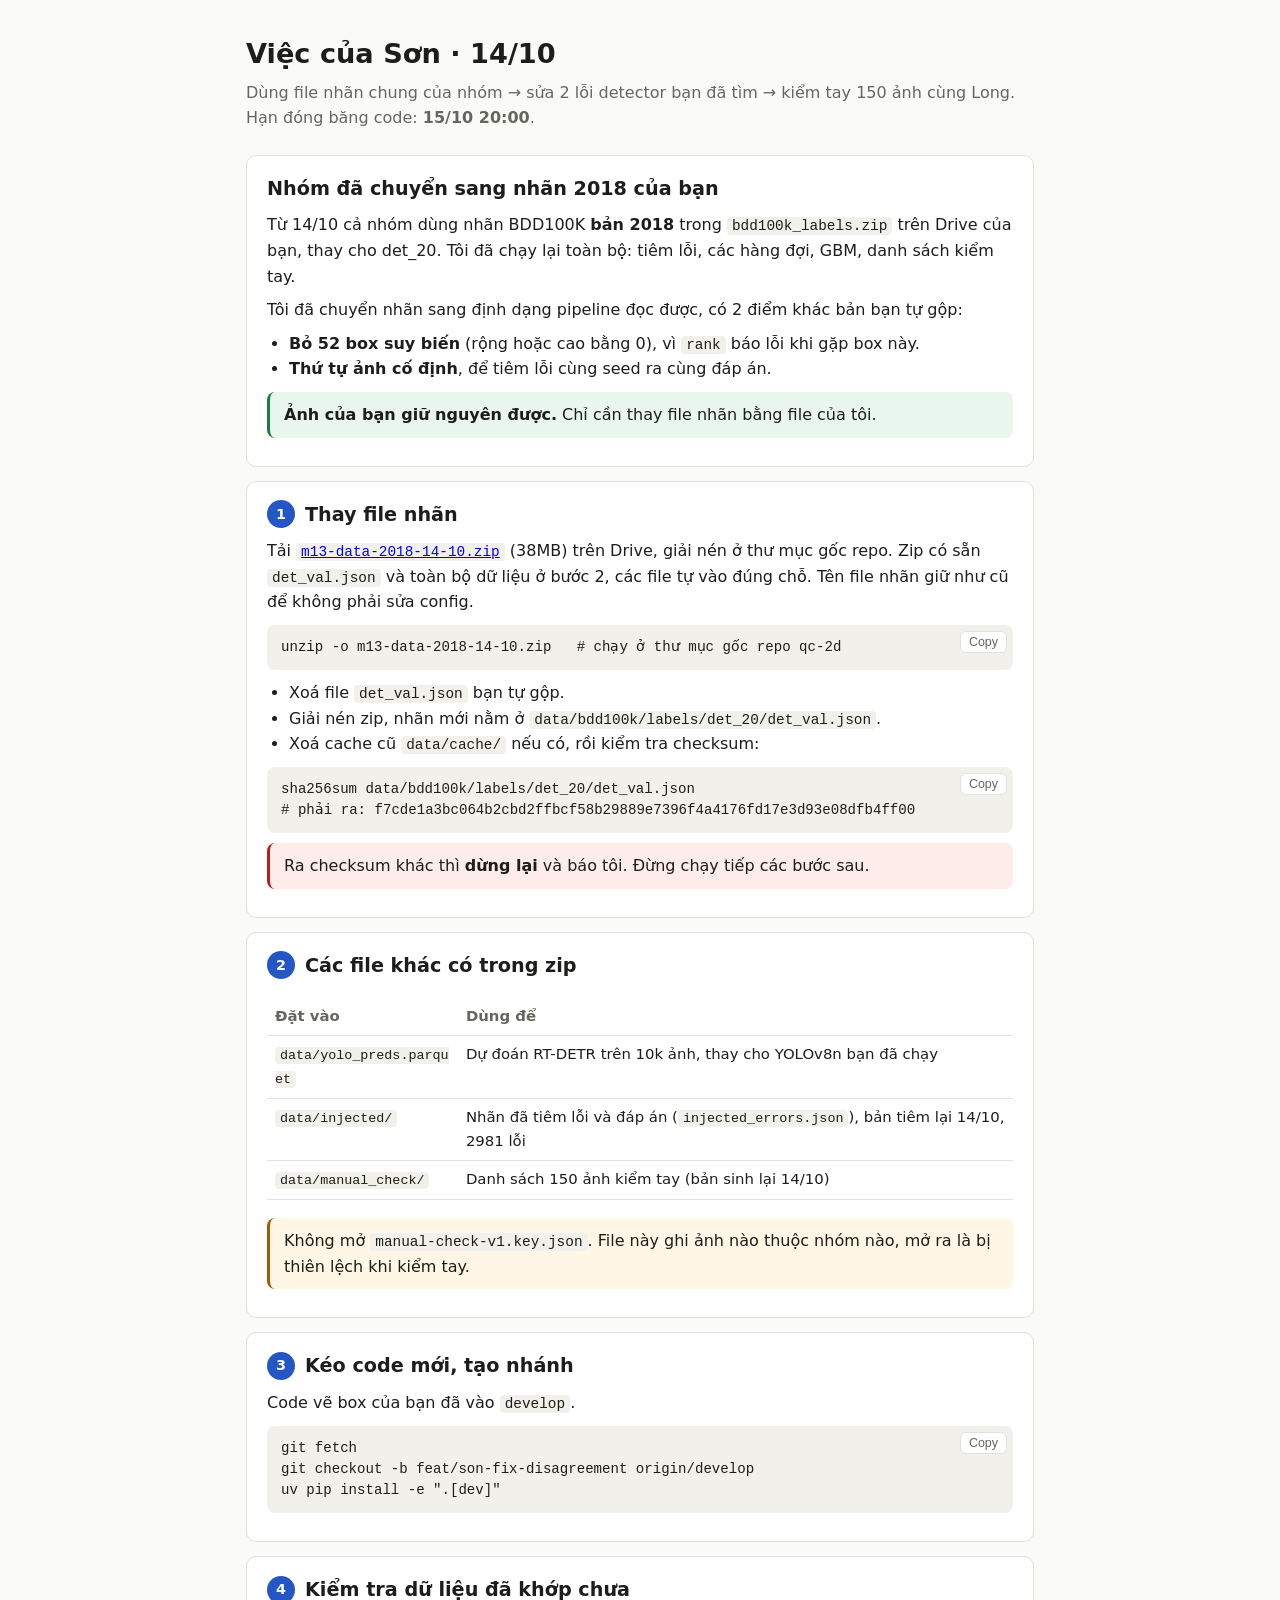
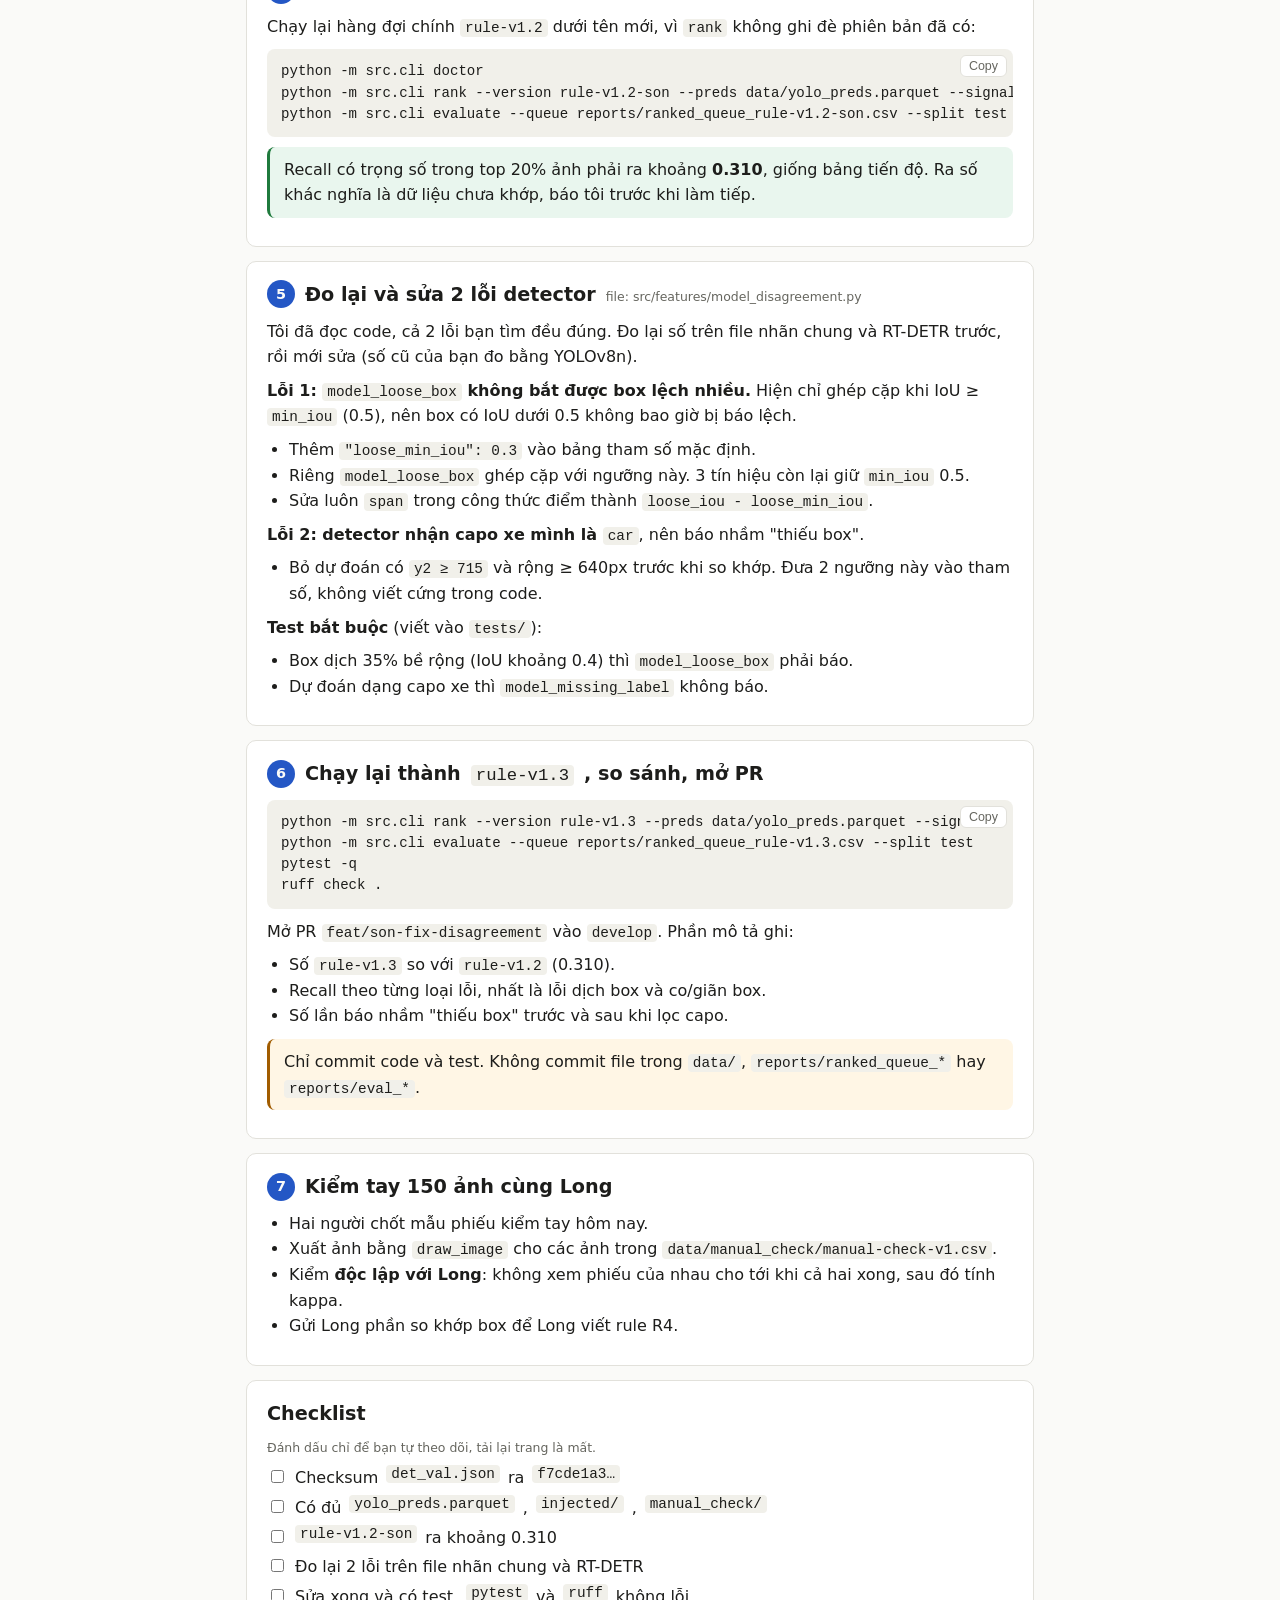
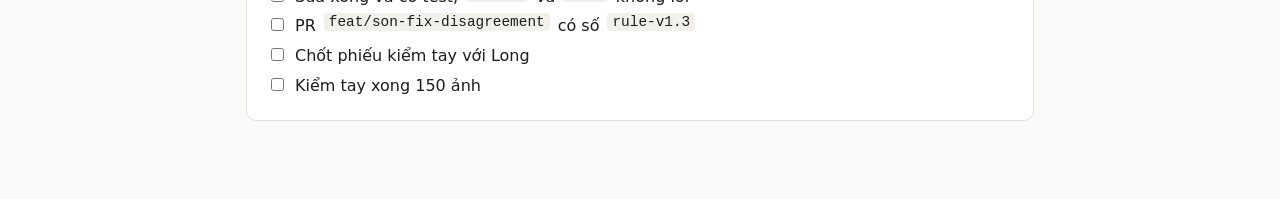
<file: docs/huong-dan-son-14-10.html>
<!doctype html>
<html lang="vi">
<head>
<meta charset="utf-8">
<meta name="viewport" content="width=device-width, initial-scale=1">
<title>Hướng dẫn Sơn 14/10</title>
<style>
:root {
  --bg: #fafaf8; --fg: #1d1d1b; --muted: #66665f; --line: #e2e1db; --card: #ffffff;
  --code-bg: #f1f0ea; --accent: #2457c5; --ok: #1f7a3d; --warn: #a15c00; --bad: #b42318;
  --warn-bg: #fff6e5; --bad-bg: #fdecea; --ok-bg: #e9f6ee;
}
@media (prefers-color-scheme: dark) {
  :root:not([data-theme="light"]) {
    --bg: #161615; --fg: #ecebe6; --muted: #a3a29b; --line: #34332f; --card: #1f1f1d;
    --code-bg: #2a2a27; --accent: #7aa2ff; --ok: #6fcf8f; --warn: #f0b45a; --bad: #ff8a80;
    --warn-bg: #2e2516; --bad-bg: #2f1a18; --ok-bg: #16281d;
  }
}
:root[data-theme="dark"] {
  --bg: #161615; --fg: #ecebe6; --muted: #a3a29b; --line: #34332f; --card: #1f1f1d;
  --code-bg: #2a2a27; --accent: #7aa2ff; --ok: #6fcf8f; --warn: #f0b45a; --bad: #ff8a80;
  --warn-bg: #2e2516; --bad-bg: #2f1a18; --ok-bg: #16281d;
}
* { box-sizing: border-box; }
body { margin: 0; background: var(--bg); color: var(--fg);
  font: 16px/1.6 system-ui, -apple-system, "Segoe UI", Roboto, sans-serif; }
main { max-width: 820px; margin: 0 auto; padding: 32px 16px 64px; }
h1 { font-size: 1.7rem; margin: 0 0 4px; }
h2 { font-size: 1.2rem; margin: 0 0 8px; display: flex; gap: 10px; align-items: baseline; }
.sub { color: var(--muted); margin: 0 0 24px; }
.num { flex: none; width: 28px; height: 28px; border-radius: 50%; background: var(--accent); color: var(--bg);
  display: inline-grid; place-items: center; font-size: .9rem; font-weight: 600; transform: translateY(-2px); }
section { background: var(--card); border: 1px solid var(--line); border-radius: 10px; padding: 18px 20px; margin: 14px 0; }
p { margin: 8px 0; }
ul { margin: 8px 0; padding-left: 22px; }
code { background: var(--code-bg); padding: 1px 5px; border-radius: 4px; font: .9em ui-monospace, SFMono-Regular, Menlo, monospace; overflow-wrap: anywhere; }
.cmd { position: relative; margin: 10px 0; }
pre { background: var(--code-bg); border-radius: 8px; padding: 12px 14px; margin: 0; overflow-x: auto;
  font: .88rem/1.5 ui-monospace, SFMono-Regular, Menlo, monospace; }
.copy { position: absolute; top: 6px; right: 6px; border: 1px solid var(--line); background: var(--card); color: var(--muted);
  border-radius: 6px; font-size: .78rem; padding: 3px 8px; cursor: pointer; }
.copy:hover { color: var(--fg); }
.note { border-radius: 8px; padding: 10px 14px; margin: 10px 0; }
.note.warn { background: var(--warn-bg); border-left: 3px solid var(--warn); }
.note.bad { background: var(--bad-bg); border-left: 3px solid var(--bad); }
.note.ok { background: var(--ok-bg); border-left: 3px solid var(--ok); }
table { border-collapse: collapse; width: 100%; font-size: .93rem; margin: 8px 0; }
th, td { text-align: left; padding: 7px 8px; border-bottom: 1px solid var(--line); vertical-align: top; }
th { color: var(--muted); font-weight: 600; }
.tbl { overflow-x: auto; }
label.chk { display: flex; gap: 8px; align-items: flex-start; margin: 4px 0; cursor: pointer; }
label.chk input { margin-top: 5px; }
.tag { font-size: .78rem; color: var(--muted); font-weight: 400; }
</style>
</head>
<body>
<main>
<h1>Việc của Sơn · 14/10</h1>
<p class="sub">Dùng file nhãn chung của nhóm → sửa 2 lỗi detector bạn đã tìm → kiểm tay 150 ảnh cùng Long. Hạn đóng băng code: <b>15/10 20:00</b>.</p>

<section>
<h2>Nhóm đã chuyển sang nhãn 2018 của bạn</h2>
<p>Từ 14/10 cả nhóm dùng nhãn BDD100K <b>bản 2018</b> trong <code>bdd100k_labels.zip</code> trên Drive của bạn, thay cho det_20. Tôi đã chạy lại toàn bộ: tiêm lỗi, các hàng đợi, GBM, danh sách kiểm tay.</p>
<p>Tôi đã chuyển nhãn sang định dạng pipeline đọc được, có 2 điểm khác bản bạn tự gộp:</p>
<ul>
  <li><b>Bỏ 52 box suy biến</b> (rộng hoặc cao bằng 0), vì <code>rank</code> báo lỗi khi gặp box này.</li>
  <li><b>Thứ tự ảnh cố định</b>, để tiêm lỗi cùng seed ra cùng đáp án.</li>
</ul>
<div class="note ok"><b>Ảnh của bạn giữ nguyên được.</b> Chỉ cần thay file nhãn bằng file của tôi.</div>
</section>

<section>
<h2><span class="num">1</span> Thay file nhãn</h2>
<p>Tải <a href="https://drive.google.com/drive/folders/1JHSxrLOmYw1VAhiSNd4Ns-5T3iTMOiyQ"><code>m13-data-2018-14-10.zip</code></a> (38MB) trên Drive, giải nén ở thư mục gốc repo. Zip có sẵn <code>det_val.json</code> và toàn bộ dữ liệu ở bước 2, các file tự vào đúng chỗ. Tên file nhãn giữ như cũ để không phải sửa config.</p>
<div class="cmd"><pre>unzip -o m13-data-2018-14-10.zip   # chạy ở thư mục gốc repo qc-2d</pre></div>
<ul>
  <li>Xoá file <code>det_val.json</code> bạn tự gộp.</li>
  <li>Giải nén zip, nhãn mới nằm ở <code>data/bdd100k/labels/det_20/det_val.json</code>.</li>
  <li>Xoá cache cũ <code>data/cache/</code> nếu có, rồi kiểm tra checksum:</li>
</ul>
<div class="cmd"><pre>sha256sum data/bdd100k/labels/det_20/det_val.json
# phải ra: f7cde1a3bc064b2cbd2ffbcf58b29889e7396f4a4176fd17e3d93e08dfb4ff00</pre></div>
<div class="note bad">Ra checksum khác thì <b>dừng lại</b> và báo tôi. Đừng chạy tiếp các bước sau.</div>
</section>

<section>
<h2><span class="num">2</span> Các file khác có trong zip</h2>
<div class="tbl"><table>
<tr><th>Đặt vào</th><th>Dùng để</th></tr>
<tr><td><code>data/yolo_preds.parquet</code></td><td>Dự đoán RT-DETR trên 10k ảnh, thay cho YOLOv8n bạn đã chạy</td></tr>
<tr><td><code>data/injected/</code></td><td>Nhãn đã tiêm lỗi và đáp án (<code>injected_errors.json</code>), bản tiêm lại 14/10, 2981 lỗi</td></tr>
<tr><td><code>data/manual_check/</code></td><td>Danh sách 150 ảnh kiểm tay (bản sinh lại 14/10)</td></tr>
</table></div>
<div class="note warn">Không mở <code>manual-check-v1.key.json</code>. File này ghi ảnh nào thuộc nhóm nào, mở ra là bị thiên lệch khi kiểm tay.</div>
</section>

<section>
<h2><span class="num">3</span> Kéo code mới, tạo nhánh</h2>
<p>Code vẽ box của bạn đã vào <code>develop</code>.</p>
<div class="cmd"><pre>git fetch
git checkout -b feat/son-fix-disagreement origin/develop
uv pip install -e ".[dev]"</pre></div>
</section>

<section>
<h2><span class="num">4</span> Kiểm tra dữ liệu đã khớp chưa</h2>
<p>Chạy lại hàng đợi chính <code>rule-v1.2</code> dưới tên mới, vì <code>rank</code> không ghi đè phiên bản đã có:</p>
<div class="cmd"><pre>python -m src.cli doctor
python -m src.cli rank --version rule-v1.2-son --preds data/yolo_preds.parquet --signals
python -m src.cli evaluate --queue reports/ranked_queue_rule-v1.2-son.csv --split test</pre></div>
<div class="note ok">Recall có trọng số trong top 20% ảnh phải ra khoảng <b>0.310</b>, giống bảng tiến độ. Ra số khác nghĩa là dữ liệu chưa khớp, báo tôi trước khi làm tiếp.</div>
</section>

<section>
<h2><span class="num">5</span> Đo lại và sửa 2 lỗi detector <span class="tag">file: src/features/model_disagreement.py</span></h2>
<p>Tôi đã đọc code, cả 2 lỗi bạn tìm đều đúng. Đo lại số trên file nhãn chung và RT-DETR trước, rồi mới sửa (số cũ của bạn đo bằng YOLOv8n).</p>
<p><b>Lỗi 1: <code>model_loose_box</code> không bắt được box lệch nhiều.</b> Hiện chỉ ghép cặp khi IoU ≥ <code>min_iou</code> (0.5), nên box có IoU dưới 0.5 không bao giờ bị báo lệch.</p>
<ul>
  <li>Thêm <code>"loose_min_iou": 0.3</code> vào bảng tham số mặc định.</li>
  <li>Riêng <code>model_loose_box</code> ghép cặp với ngưỡng này. 3 tín hiệu còn lại giữ <code>min_iou</code> 0.5.</li>
  <li>Sửa luôn <code>span</code> trong công thức điểm thành <code>loose_iou - loose_min_iou</code>.</li>
</ul>
<p><b>Lỗi 2: detector nhận capo xe mình là <code>car</code></b>, nên báo nhầm "thiếu box".</p>
<ul>
  <li>Bỏ dự đoán có <code>y2 ≥ 715</code> và rộng ≥ 640px trước khi so khớp. Đưa 2 ngưỡng này vào tham số, không viết cứng trong code.</li>
</ul>
<p><b>Test bắt buộc</b> (viết vào <code>tests/</code>):</p>
<ul>
  <li>Box dịch 35% bề rộng (IoU khoảng 0.4) thì <code>model_loose_box</code> phải báo.</li>
  <li>Dự đoán dạng capo xe thì <code>model_missing_label</code> không báo.</li>
</ul>
</section>

<section>
<h2><span class="num">6</span> Chạy lại thành <code>rule-v1.3</code>, so sánh, mở PR</h2>
<div class="cmd"><pre>python -m src.cli rank --version rule-v1.3 --preds data/yolo_preds.parquet --signals
python -m src.cli evaluate --queue reports/ranked_queue_rule-v1.3.csv --split test
pytest -q
ruff check .</pre></div>
<p>Mở PR <code>feat/son-fix-disagreement</code> vào <code>develop</code>. Phần mô tả ghi:</p>
<ul>
  <li>Số <code>rule-v1.3</code> so với <code>rule-v1.2</code> (0.310).</li>
  <li>Recall theo từng loại lỗi, nhất là lỗi dịch box và co/giãn box.</li>
  <li>Số lần báo nhầm "thiếu box" trước và sau khi lọc capo.</li>
</ul>
<div class="note warn">Chỉ commit code và test. Không commit file trong <code>data/</code>, <code>reports/ranked_queue_*</code> hay <code>reports/eval_*</code>.</div>
</section>

<section>
<h2><span class="num">7</span> Kiểm tay 150 ảnh cùng Long</h2>
<ul>
  <li>Hai người chốt mẫu phiếu kiểm tay hôm nay.</li>
  <li>Xuất ảnh bằng <code>draw_image</code> cho các ảnh trong <code>data/manual_check/manual-check-v1.csv</code>.</li>
  <li>Kiểm <b>độc lập với Long</b>: không xem phiếu của nhau cho tới khi cả hai xong, sau đó tính kappa.</li>
  <li>Gửi Long phần so khớp box để Long viết rule R4.</li>
</ul>
</section>

<section>
<h2>Checklist</h2>
<p class="tag">Đánh dấu chỉ để bạn tự theo dõi, tải lại trang là mất.</p>
<label class="chk"><input type="checkbox"> Checksum <code>det_val.json</code> ra <code>f7cde1a3…</code></label>
<label class="chk"><input type="checkbox"> Có đủ <code>yolo_preds.parquet</code>, <code>injected/</code>, <code>manual_check/</code></label>
<label class="chk"><input type="checkbox"> <code>rule-v1.2-son</code> ra khoảng 0.310</label>
<label class="chk"><input type="checkbox"> Đo lại 2 lỗi trên file nhãn chung và RT-DETR</label>
<label class="chk"><input type="checkbox"> Sửa xong và có test, <code>pytest</code> và <code>ruff</code> không lỗi</label>
<label class="chk"><input type="checkbox"> PR <code>feat/son-fix-disagreement</code> có số <code>rule-v1.3</code></label>
<label class="chk"><input type="checkbox"> Chốt phiếu kiểm tay với Long</label>
<label class="chk"><input type="checkbox"> Kiểm tay xong 150 ảnh</label>
</section>
</main>
<script>
document.querySelectorAll('.cmd').forEach(function (box) {
  var b = document.createElement('button');
  b.className = 'copy'; b.type = 'button'; b.textContent = 'Copy';
  b.onclick = function () {
    var t = box.querySelector('pre').innerText.split('\n').filter(function (l) { return !/^\s*#/.test(l); }).join('\n');
    navigator.clipboard.writeText(t).then(function () { b.textContent = 'Đã copy'; setTimeout(function () { b.textContent = 'Copy'; }, 1200); });
  };
  box.appendChild(b);
});
</script>
</body>
</html>
</file>
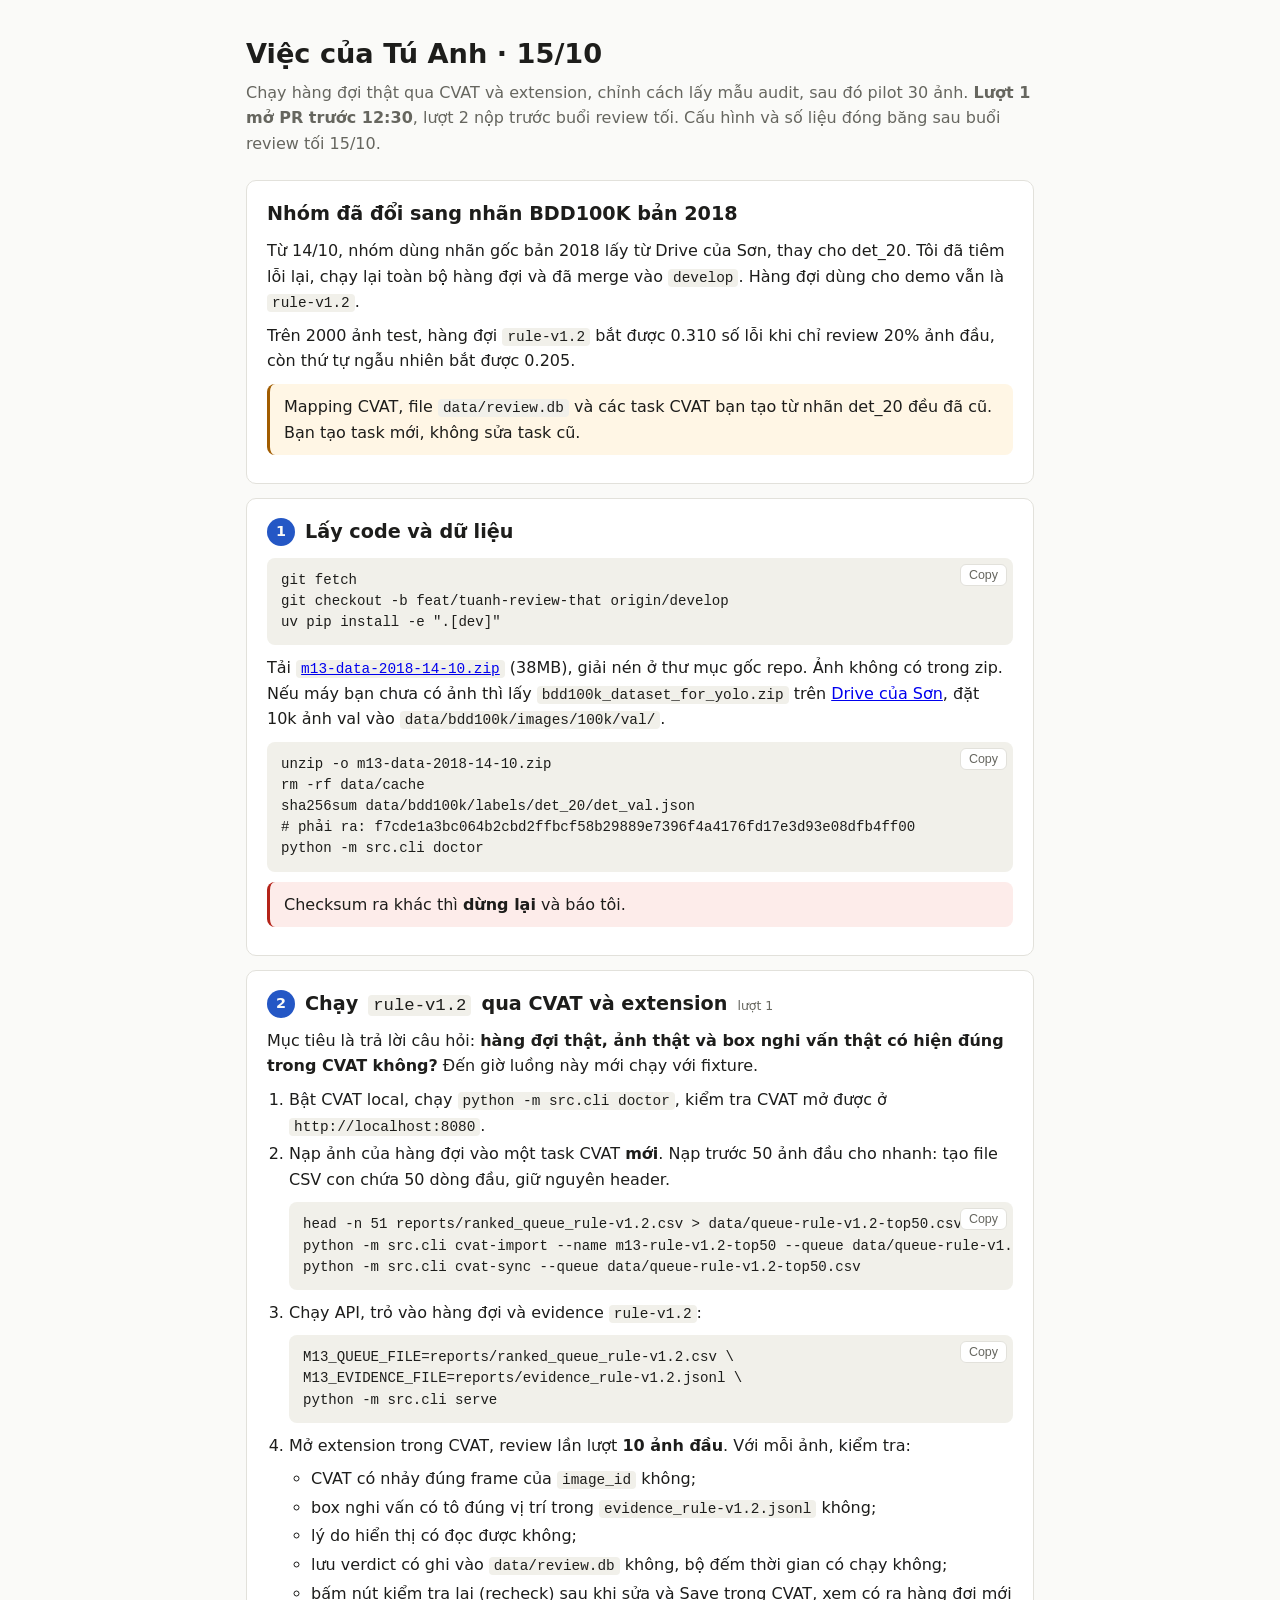
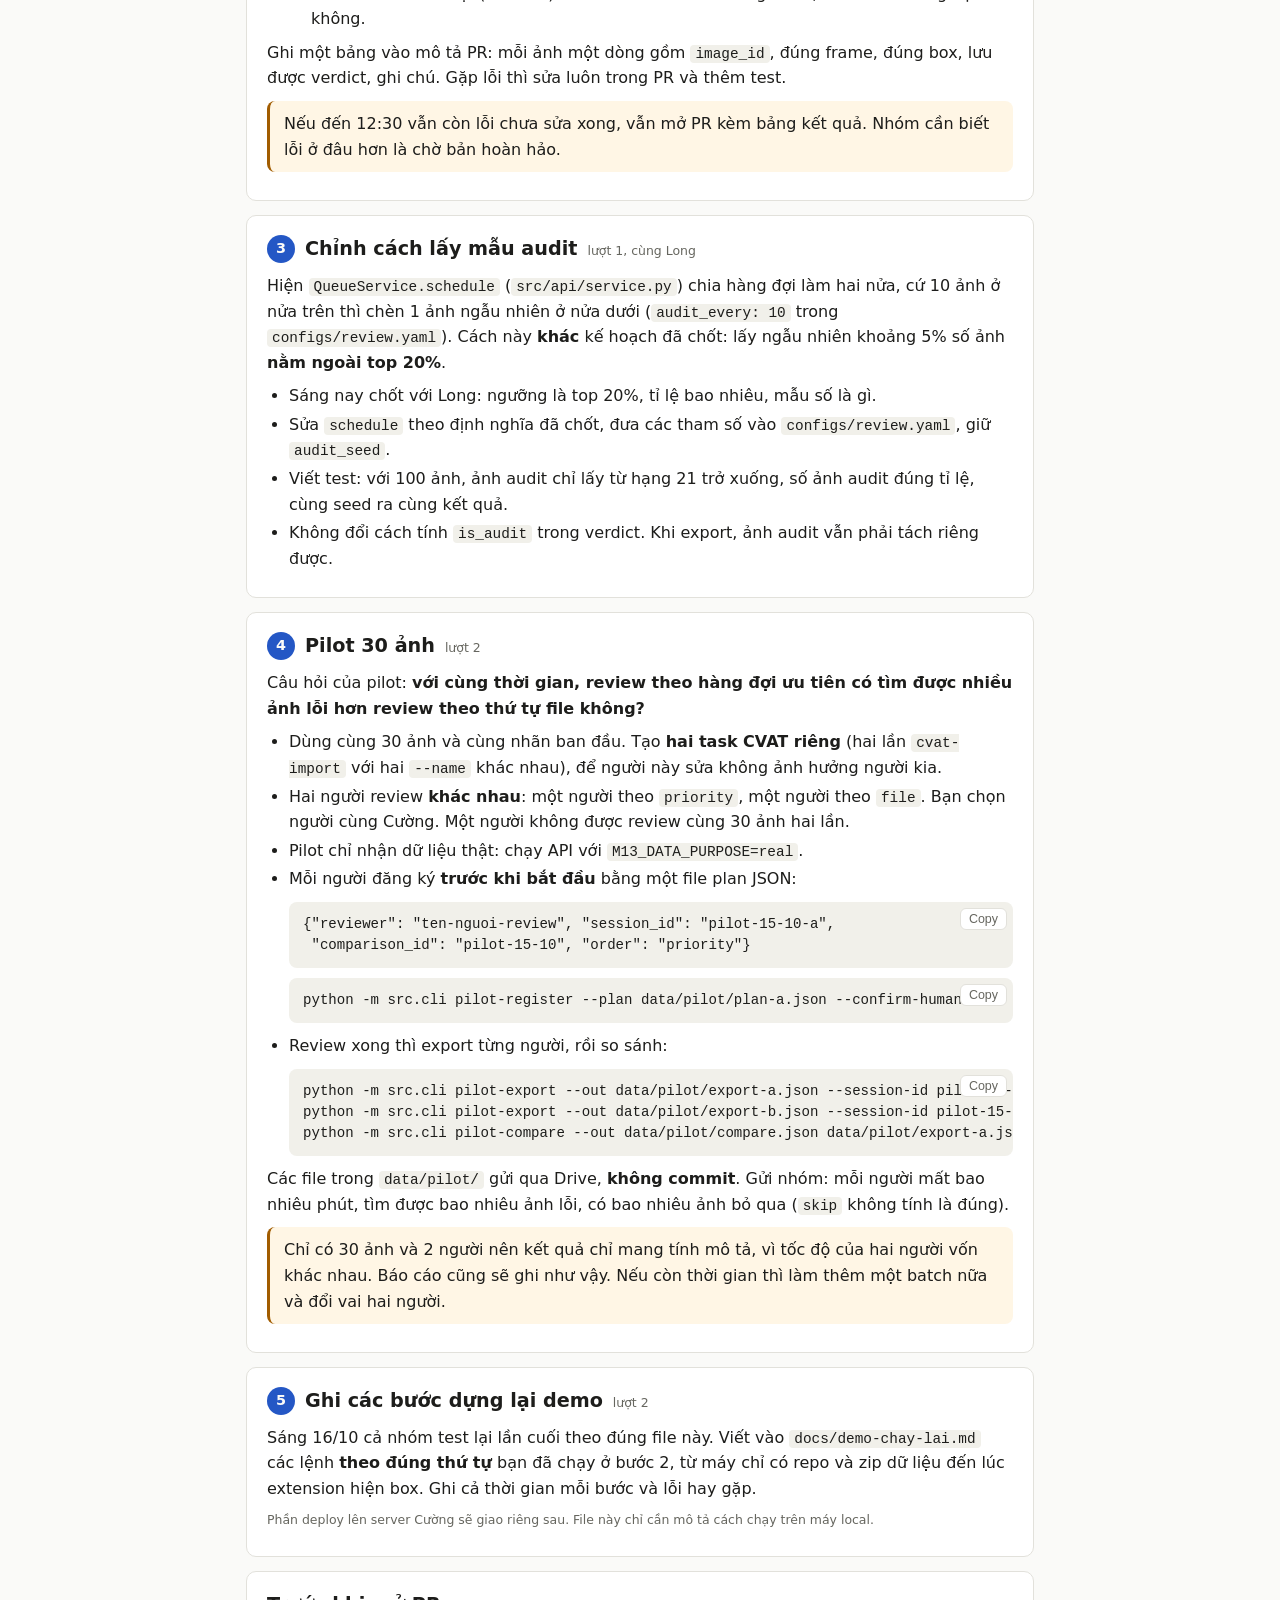
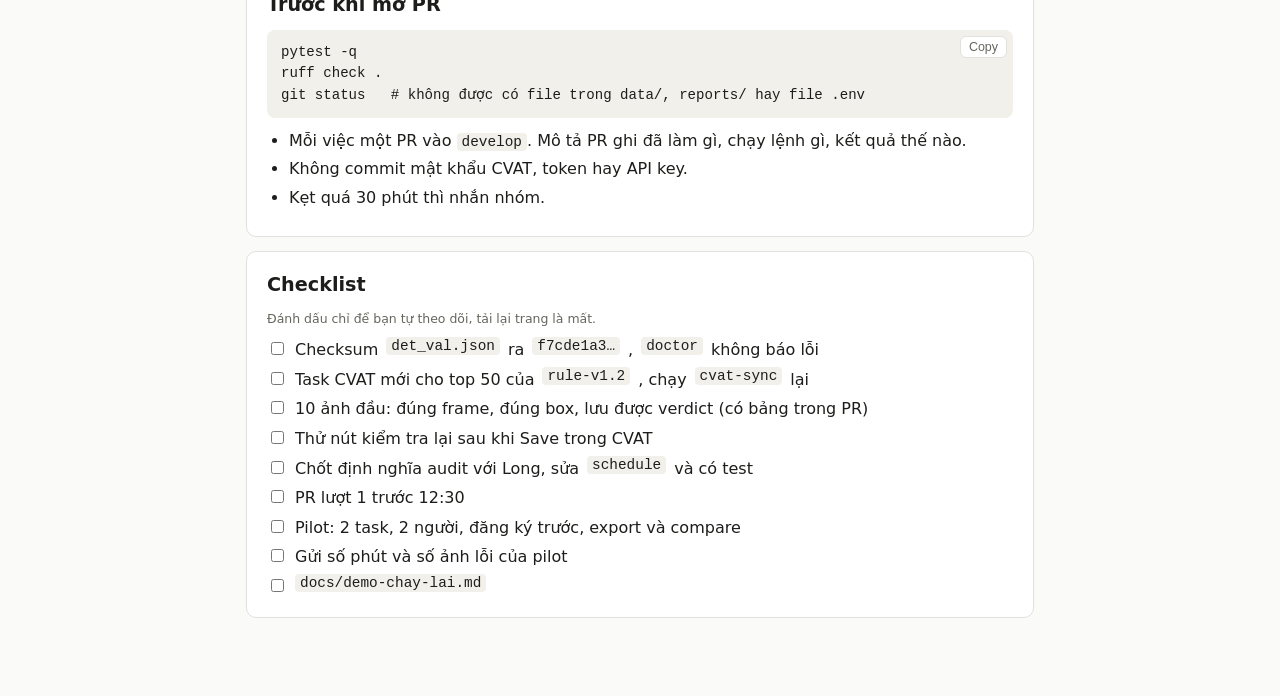
<file: docs/huong-dan-tuanh-15-10.html>
<!doctype html>
<html lang="vi">
<head>
<meta charset="utf-8">
<meta name="viewport" content="width=device-width, initial-scale=1">
<title>Hướng dẫn Tú Anh 15/10</title>
<style>
:root {
  --bg: #fafaf8; --fg: #1d1d1b; --muted: #66665f; --line: #e2e1db; --card: #ffffff;
  --code-bg: #f1f0ea; --accent: #2457c5; --ok: #1f7a3d; --warn: #a15c00; --bad: #b42318;
  --warn-bg: #fff6e5; --bad-bg: #fdecea; --ok-bg: #e9f6ee;
}
@media (prefers-color-scheme: dark) {
  :root:not([data-theme="light"]) {
    --bg: #161615; --fg: #ecebe6; --muted: #a3a29b; --line: #34332f; --card: #1f1f1d;
    --code-bg: #2a2a27; --accent: #7aa2ff; --ok: #6fcf8f; --warn: #f0b45a; --bad: #ff8a80;
    --warn-bg: #2e2516; --bad-bg: #2f1a18; --ok-bg: #16281d;
  }
}
:root[data-theme="dark"] {
  --bg: #161615; --fg: #ecebe6; --muted: #a3a29b; --line: #34332f; --card: #1f1f1d;
  --code-bg: #2a2a27; --accent: #7aa2ff; --ok: #6fcf8f; --warn: #f0b45a; --bad: #ff8a80;
  --warn-bg: #2e2516; --bad-bg: #2f1a18; --ok-bg: #16281d;
}
* { box-sizing: border-box; }
body { margin: 0; background: var(--bg); color: var(--fg);
  font: 16px/1.6 system-ui, -apple-system, "Segoe UI", Roboto, sans-serif; }
main { max-width: 820px; margin: 0 auto; padding: 32px 16px 64px; }
h1 { font-size: 1.7rem; margin: 0 0 4px; }
h2 { font-size: 1.2rem; margin: 0 0 8px; display: flex; gap: 10px; align-items: baseline; }
.sub { color: var(--muted); margin: 0 0 24px; }
.num { flex: none; width: 28px; height: 28px; border-radius: 50%; background: var(--accent); color: var(--bg);
  display: inline-grid; place-items: center; font-size: .9rem; font-weight: 600; transform: translateY(-2px); }
section { background: var(--card); border: 1px solid var(--line); border-radius: 10px; padding: 18px 20px; margin: 14px 0; }
p { margin: 8px 0; }
ul, ol { margin: 8px 0; padding-left: 22px; }
li { margin: 3px 0; }
code { background: var(--code-bg); padding: 1px 5px; border-radius: 4px; font: .9em ui-monospace, SFMono-Regular, Menlo, monospace; overflow-wrap: anywhere; }
.cmd { position: relative; margin: 10px 0; }
pre { background: var(--code-bg); border-radius: 8px; padding: 12px 14px; margin: 0; overflow-x: auto;
  font: .88rem/1.5 ui-monospace, SFMono-Regular, Menlo, monospace; }
.copy { position: absolute; top: 6px; right: 6px; border: 1px solid var(--line); background: var(--card); color: var(--muted);
  border-radius: 6px; font-size: .78rem; padding: 3px 8px; cursor: pointer; }
.copy:hover { color: var(--fg); }
.note { border-radius: 8px; padding: 10px 14px; margin: 10px 0; }
.note.warn { background: var(--warn-bg); border-left: 3px solid var(--warn); }
.note.bad { background: var(--bad-bg); border-left: 3px solid var(--bad); }
.note.ok { background: var(--ok-bg); border-left: 3px solid var(--ok); }
table { border-collapse: collapse; width: 100%; font-size: .93rem; margin: 8px 0; }
th, td { text-align: left; padding: 7px 8px; border-bottom: 1px solid var(--line); vertical-align: top; }
th { color: var(--muted); font-weight: 600; }
.tbl { overflow-x: auto; }
label.chk { display: flex; gap: 8px; align-items: flex-start; margin: 4px 0; cursor: pointer; }
label.chk input { margin-top: 5px; }
.tag { font-size: .78rem; color: var(--muted); font-weight: 400; }
</style>
</head>
<body>
<main>
<h1>Việc của Tú Anh · 15/10</h1>
<p class="sub">Chạy hàng đợi thật qua CVAT và extension, chỉnh cách lấy mẫu audit, sau đó pilot 30 ảnh. <b>Lượt 1 mở PR trước 12:30</b>, lượt 2 nộp trước buổi review tối. Cấu hình và số liệu đóng băng sau buổi review tối 15/10.</p>

<section>
<h2>Nhóm đã đổi sang nhãn BDD100K bản 2018</h2>
<p>Từ 14/10, nhóm dùng nhãn gốc bản 2018 lấy từ Drive của Sơn, thay cho det_20. Tôi đã tiêm lỗi lại, chạy lại toàn bộ hàng đợi và đã merge vào <code>develop</code>. Hàng đợi dùng cho demo vẫn là <code>rule-v1.2</code>.</p>
<p>Trên 2000 ảnh test, hàng đợi <code>rule-v1.2</code> bắt được 0.310 số lỗi khi chỉ review 20% ảnh đầu, còn thứ tự ngẫu nhiên bắt được 0.205.</p>
<div class="note warn">Mapping CVAT, file <code>data/review.db</code> và các task CVAT bạn tạo từ nhãn det_20 đều đã cũ. Bạn tạo task mới, không sửa task cũ.</div>
</section>

<section>
<h2><span class="num">1</span> Lấy code và dữ liệu</h2>
<div class="cmd"><pre>git fetch
git checkout -b feat/tuanh-review-that origin/develop
uv pip install -e ".[dev]"</pre></div>
<p>Tải <a href="https://drive.google.com/drive/folders/1JHSxrLOmYw1VAhiSNd4Ns-5T3iTMOiyQ"><code>m13-data-2018-14-10.zip</code></a> (38MB), giải nén ở thư mục gốc repo. Ảnh không có trong zip. Nếu máy bạn chưa có ảnh thì lấy <code>bdd100k_dataset_for_yolo.zip</code> trên <a href="https://drive.google.com/drive/folders/1l6m-NQaUovVrjoU2VNubIm7743qUlAST">Drive của Sơn</a>, đặt 10k ảnh val vào <code>data/bdd100k/images/100k/val/</code>.</p>
<div class="cmd"><pre>unzip -o m13-data-2018-14-10.zip
rm -rf data/cache
sha256sum data/bdd100k/labels/det_20/det_val.json
# phải ra: f7cde1a3bc064b2cbd2ffbcf58b29889e7396f4a4176fd17e3d93e08dfb4ff00
python -m src.cli doctor</pre></div>
<div class="note bad">Checksum ra khác thì <b>dừng lại</b> và báo tôi.</div>
</section>

<section>
<h2><span class="num">2</span> Chạy <code>rule-v1.2</code> qua CVAT và extension <span class="tag">lượt 1</span></h2>
<p>Mục tiêu là trả lời câu hỏi: <b>hàng đợi thật, ảnh thật và box nghi vấn thật có hiện đúng trong CVAT không?</b> Đến giờ luồng này mới chạy với fixture.</p>
<ol>
  <li>Bật CVAT local, chạy <code>python -m src.cli doctor</code>, kiểm tra CVAT mở được ở <code>http://localhost:8080</code>.</li>
  <li>Nạp ảnh của hàng đợi vào một task CVAT <b>mới</b>. Nạp trước 50 ảnh đầu cho nhanh: tạo file CSV con chứa 50 dòng đầu, giữ nguyên header.
<div class="cmd"><pre>head -n 51 reports/ranked_queue_rule-v1.2.csv > data/queue-rule-v1.2-top50.csv
python -m src.cli cvat-import --name m13-rule-v1.2-top50 --queue data/queue-rule-v1.2-top50.csv
python -m src.cli cvat-sync --queue data/queue-rule-v1.2-top50.csv</pre></div>
  </li>
  <li>Chạy API, trỏ vào hàng đợi và evidence <code>rule-v1.2</code>:
<div class="cmd"><pre>M13_QUEUE_FILE=reports/ranked_queue_rule-v1.2.csv \
M13_EVIDENCE_FILE=reports/evidence_rule-v1.2.jsonl \
python -m src.cli serve</pre></div>
  </li>
  <li>Mở extension trong CVAT, review lần lượt <b>10 ảnh đầu</b>. Với mỗi ảnh, kiểm tra:
    <ul>
      <li>CVAT có nhảy đúng frame của <code>image_id</code> không;</li>
      <li>box nghi vấn có tô đúng vị trí trong <code>evidence_rule-v1.2.jsonl</code> không;</li>
      <li>lý do hiển thị có đọc được không;</li>
      <li>lưu verdict có ghi vào <code>data/review.db</code> không, bộ đếm thời gian có chạy không;</li>
      <li>bấm nút kiểm tra lại (recheck) sau khi sửa và Save trong CVAT, xem có ra hàng đợi mới không.</li>
    </ul>
  </li>
</ol>
<p>Ghi một bảng vào mô tả PR: mỗi ảnh một dòng gồm <code>image_id</code>, đúng frame, đúng box, lưu được verdict, ghi chú. Gặp lỗi thì sửa luôn trong PR và thêm test.</p>
<div class="note warn">Nếu đến 12:30 vẫn còn lỗi chưa sửa xong, vẫn mở PR kèm bảng kết quả. Nhóm cần biết lỗi ở đâu hơn là chờ bản hoàn hảo.</div>
</section>

<section>
<h2><span class="num">3</span> Chỉnh cách lấy mẫu audit <span class="tag">lượt 1, cùng Long</span></h2>
<p>Hiện <code>QueueService.schedule</code> (<code>src/api/service.py</code>) chia hàng đợi làm hai nửa, cứ 10 ảnh ở nửa trên thì chèn 1 ảnh ngẫu nhiên ở nửa dưới (<code>audit_every: 10</code> trong <code>configs/review.yaml</code>). Cách này <b>khác</b> kế hoạch đã chốt: lấy ngẫu nhiên khoảng 5% số ảnh <b>nằm ngoài top 20%</b>.</p>
<ul>
  <li>Sáng nay chốt với Long: ngưỡng là top 20%, tỉ lệ bao nhiêu, mẫu số là gì.</li>
  <li>Sửa <code>schedule</code> theo định nghĩa đã chốt, đưa các tham số vào <code>configs/review.yaml</code>, giữ <code>audit_seed</code>.</li>
  <li>Viết test: với 100 ảnh, ảnh audit chỉ lấy từ hạng 21 trở xuống, số ảnh audit đúng tỉ lệ, cùng seed ra cùng kết quả.</li>
  <li>Không đổi cách tính <code>is_audit</code> trong verdict. Khi export, ảnh audit vẫn phải tách riêng được.</li>
</ul>
</section>

<section>
<h2><span class="num">4</span> Pilot 30 ảnh <span class="tag">lượt 2</span></h2>
<p>Câu hỏi của pilot: <b>với cùng thời gian, review theo hàng đợi ưu tiên có tìm được nhiều ảnh lỗi hơn review theo thứ tự file không?</b></p>
<ul>
  <li>Dùng cùng 30 ảnh và cùng nhãn ban đầu. Tạo <b>hai task CVAT riêng</b> (hai lần <code>cvat-import</code> với hai <code>--name</code> khác nhau), để người này sửa không ảnh hưởng người kia.</li>
  <li>Hai người review <b>khác nhau</b>: một người theo <code>priority</code>, một người theo <code>file</code>. Bạn chọn người cùng Cường. Một người không được review cùng 30 ảnh hai lần.</li>
  <li>Pilot chỉ nhận dữ liệu thật: chạy API với <code>M13_DATA_PURPOSE=real</code>.</li>
  <li>Mỗi người đăng ký <b>trước khi bắt đầu</b> bằng một file plan JSON:
<div class="cmd"><pre>{"reviewer": "ten-nguoi-review", "session_id": "pilot-15-10-a",
 "comparison_id": "pilot-15-10", "order": "priority"}</pre></div>
<div class="cmd"><pre>python -m src.cli pilot-register --plan data/pilot/plan-a.json --confirm-human</pre></div>
  </li>
  <li>Review xong thì export từng người, rồi so sánh:
<div class="cmd"><pre>python -m src.cli pilot-export --out data/pilot/export-a.json --session-id pilot-15-10-a
python -m src.cli pilot-export --out data/pilot/export-b.json --session-id pilot-15-10-b
python -m src.cli pilot-compare --out data/pilot/compare.json data/pilot/export-a.json data/pilot/export-b.json</pre></div>
  </li>
</ul>
<p>Các file trong <code>data/pilot/</code> gửi qua Drive, <b>không commit</b>. Gửi nhóm: mỗi người mất bao nhiêu phút, tìm được bao nhiêu ảnh lỗi, có bao nhiêu ảnh bỏ qua (<code>skip</code> không tính là đúng).</p>
<div class="note warn">Chỉ có 30 ảnh và 2 người nên kết quả chỉ mang tính mô tả, vì tốc độ của hai người vốn khác nhau. Báo cáo cũng sẽ ghi như vậy. Nếu còn thời gian thì làm thêm một batch nữa và đổi vai hai người.</div>
</section>

<section>
<h2><span class="num">5</span> Ghi các bước dựng lại demo <span class="tag">lượt 2</span></h2>
<p>Sáng 16/10 cả nhóm test lại lần cuối theo đúng file này. Viết vào <code>docs/demo-chay-lai.md</code> các lệnh <b>theo đúng thứ tự</b> bạn đã chạy ở bước 2, từ máy chỉ có repo và zip dữ liệu đến lúc extension hiện box. Ghi cả thời gian mỗi bước và lỗi hay gặp.</p>
<p class="tag">Phần deploy lên server Cường sẽ giao riêng sau. File này chỉ cần mô tả cách chạy trên máy local.</p>
</section>

<section>
<h2>Trước khi mở PR</h2>
<div class="cmd"><pre>pytest -q
ruff check .
git status   # không được có file trong data/, reports/ hay file .env</pre></div>
<ul>
  <li>Mỗi việc một PR vào <code>develop</code>. Mô tả PR ghi đã làm gì, chạy lệnh gì, kết quả thế nào.</li>
  <li>Không commit mật khẩu CVAT, token hay API key.</li>
  <li>Kẹt quá 30 phút thì nhắn nhóm.</li>
</ul>
</section>

<section>
<h2>Checklist</h2>
<p class="tag">Đánh dấu chỉ để bạn tự theo dõi, tải lại trang là mất.</p>
<label class="chk"><input type="checkbox"> Checksum <code>det_val.json</code> ra <code>f7cde1a3…</code>, <code>doctor</code> không báo lỗi</label>
<label class="chk"><input type="checkbox"> Task CVAT mới cho top 50 của <code>rule-v1.2</code>, chạy <code>cvat-sync</code> lại</label>
<label class="chk"><input type="checkbox"> 10 ảnh đầu: đúng frame, đúng box, lưu được verdict (có bảng trong PR)</label>
<label class="chk"><input type="checkbox"> Thử nút kiểm tra lại sau khi Save trong CVAT</label>
<label class="chk"><input type="checkbox"> Chốt định nghĩa audit với Long, sửa <code>schedule</code> và có test</label>
<label class="chk"><input type="checkbox"> PR lượt 1 trước 12:30</label>
<label class="chk"><input type="checkbox"> Pilot: 2 task, 2 người, đăng ký trước, export và compare</label>
<label class="chk"><input type="checkbox"> Gửi số phút và số ảnh lỗi của pilot</label>
<label class="chk"><input type="checkbox"> <code>docs/demo-chay-lai.md</code></label>
</section>
</main>
<script>
document.querySelectorAll('.cmd').forEach(function (box) {
  var b = document.createElement('button');
  b.className = 'copy'; b.type = 'button'; b.textContent = 'Copy';
  b.onclick = function () {
    var t = box.querySelector('pre').innerText.split('\n').filter(function (l) { return !/^\s*#/.test(l); }).join('\n');
    navigator.clipboard.writeText(t).then(function () { b.textContent = 'Đã copy'; setTimeout(function () { b.textContent = 'Copy'; }, 1200); });
  };
  box.appendChild(b);
});
</script>
</body>
</html>
</file>
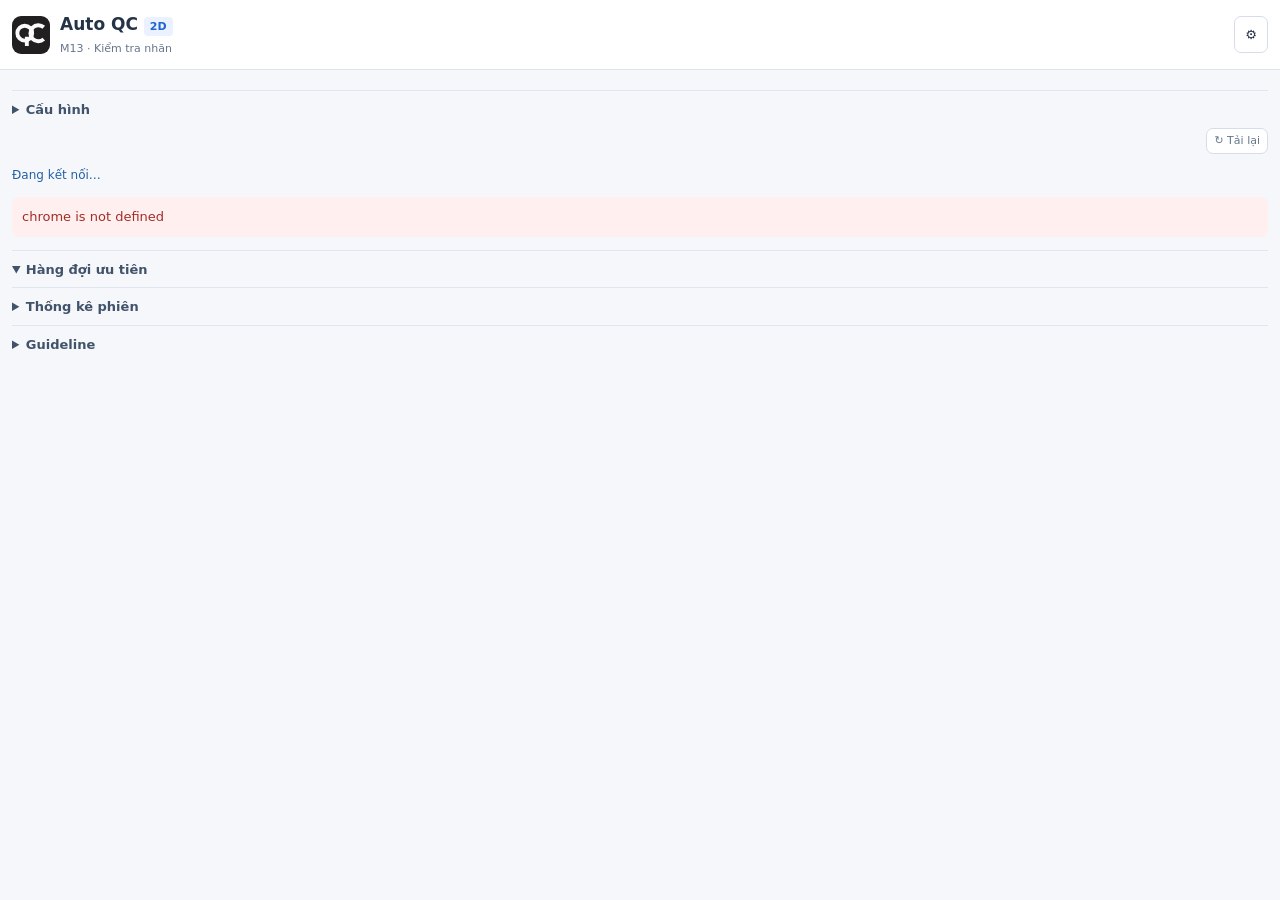
<file: extension/sidepanel.html>
<!doctype html>
<html lang="vi">
<head><meta charset="utf-8"><meta name="viewport" content="width=device-width, initial-scale=1">
<title>M13 QC 2D</title><link rel="stylesheet" href="sidepanel.css"></head>
<body>
<header><img src="logo.svg" alt="QC" class="logo"><div><h1>Auto QC <span>2D</span></h1><small>M13 · Kiểm tra nhãn</small></div><button id="settings-toggle" title="Cài đặt" aria-label="Cài đặt">⚙</button><button id="close-panel" title="Đóng bảng QC" aria-label="Đóng bảng QC">✕</button></header>
<main>
<details id="settings"><summary>Cấu hình</summary><form id="settings-form">
<label>API local <input id="api-url" required type="url" value="http://127.0.0.1:8000"></label>
<label>Reviewer <input id="reviewer" required maxlength="100" autocomplete="name"></label>
<label>Phiên review <input id="session" value="default" required maxlength="100"></label>
<details><summary>Cấu hình nâng cao</summary>
<label>Giao diện guideline <input id="guideline-url" required type="url" value="http://127.0.0.1:8010"></label>
<label>Batch <input id="batch" placeholder="Để trống: queue hiện tại"></label>
<label>Thứ tự <select id="order"><option value="priority">Hàng đợi ưu tiên</option><option value="file">Tên file (pilot)</option></select></label>
</details><button type="submit" class="primary">Lưu cài đặt</button></form></details>
<div class="session-heading"><span id="count"></span><button id="refresh" title="Tải lại hàng đợi">↻ Tải lại</button></div>
<p id="status" role="status" aria-live="polite">Đang kết nối…</p>
<p id="error" role="alert" hidden></p><p id="warnings"></p>
<p id="data-kind" class="badge" hidden></p>
<section id="selected" hidden>
<h2 id="image-title"></h2>
<p id="model-version" class="muted"></p>
<button id="run-qc" class="primary main-action">▶ Kiểm tra nhãn đã lưu</button>
<p class="hint">Bấm Save trong CVAT trước khi kiểm tra.</p>
<section id="result"><div class="result-heading"><h3>Kết quả kiểm tra</h3><strong id="risk-score"></strong></div><p id="result-summary"></p><p id="score-origin" class="muted"></p><p id="active-checks" class="muted"></p><ul id="reasons"></ul><ul id="evidence"></ul></section>
<p id="saved-status" role="status">Chưa đọc lại nhãn đã Save.</p>
<div id="actions"><button data-verdict="error">1 · Xác nhận lỗi</button><button data-verdict="false_alarm">2 · Cảnh báo nhầm</button><button data-verdict="skip">3 · Bỏ qua</button></div>
<button id="retry" hidden>Thử gửi lại verdict</button>
<p id="timer">Chưa bắt đầu</p>
<details id="annotation-details"><summary>Tọa độ và chi tiết</summary>
<ul id="saved-labels"></ul><button id="read-saved">Chỉ đọc nhãn đã Save</button><button id="recheck" disabled>Chấm lại snapshot đã đọc</button>
<label class="note">Ghi chú (không bắt buộc)<textarea id="note" rows="2" maxlength="10000"></textarea></label>
<details id="image-preview"><summary>Ảnh xem trước</summary><div id="preview"><img id="image" alt="Ảnh đang review"><canvas id="boxes"></canvas></div><p id="image-error" hidden></p></details>
</details>
<nav><button id="previous">← Ảnh trước</button><button id="next">Ảnh tiếp →</button></nav>
</section>
<details id="queue-section" open><summary>Hàng đợi ưu tiên</summary><ul id="queue"></ul><button id="more" hidden>Xem thêm</button></details>
<details><summary>Thống kê phiên</summary><p id="stats">Chưa có dữ liệu</p></details>
<details><summary>Guideline</summary><p class="hint">Đọc, sửa và duyệt luật tại giao diện guideline. QC chỉ dùng spec đã được người duyệt.</p><button id="open-guideline">Mở guideline · đọc / sửa / duyệt</button></details>
</main><script src="sidepanel.js"></script>
</body></html>
</file>
<file: extension/sidepanel.css>
:root {color-scheme:light;font:13px/1.5 system-ui,sans-serif;color:#253347;background:#f5f7fa}
* {box-sizing:border-box} body {margin:0} header {position:sticky;top:0;display:flex;align-items:center;gap:10px;background:white;border-bottom:1px solid #dce3ec;padding:12px;z-index:2}
h1 {font-size:17px;margin:0} h1 span {font-size:11px;background:#eaf1ff;color:#2365cc;padding:3px 6px;border-radius:4px} header>div {flex:1} header small,.muted {color:#67768b;font-size:11px} .logo {width:38px;height:38px;border-radius:9px} main {padding:12px} h2 {font-size:14px;margin:0;overflow-wrap:anywhere} h3 {font-size:13px;margin:0}
button {cursor:pointer;border:1px solid #d4deea;border-radius:7px;padding:8px 10px;background:white;color:inherit;font:inherit} button:hover {background:#edf3ff;border-color:#7ba4e8} button:disabled {opacity:.5;cursor:not-allowed} input,select,textarea {width:100%;padding:8px;border:1px solid #cbd6e4;border-radius:6px;font:inherit} label {display:block;margin:8px 0}
.primary {background:#2468db;color:white;border-color:#2468db;font-weight:650} .primary:hover {background:#1957bd;color:white} .main-action {width:100%;margin-top:12px;padding:11px;font-size:14px}
.session-heading,nav,.result-heading {display:flex;align-items:center;justify-content:space-between;gap:8px} .session-heading {color:#67768b;font-size:12px} #refresh {padding:4px 7px;font-size:11px} #status {font-size:12px;color:#2360a7} #error {background:#fff0ef;color:#a42c27;padding:10px;white-space:pre-wrap;overflow-wrap:anywhere;border-radius:7px} #warnings,.hint {color:#796947;font-size:11px} .hint {margin:6px 0 12px}
#selected {background:white;border:1px solid #dce3ec;border-radius:10px;padding:12px} #model-version {overflow-wrap:anywhere;margin:3px 0} #result {border:1px solid #e0e7ef;border-left:4px solid #e7a82e;border-radius:7px;padding:10px;margin:12px 0} #result[data-level=clear] {border-left-color:#36a178} #result[data-level=unscored] {border-left-color:#95a1b2} #risk-score {font-size:17px;white-space:nowrap} #result-summary {font-weight:600;margin:6px 0} #score-origin,#active-checks {margin:4px 0}
#reasons,#evidence,#saved-labels {padding-left:18px;margin:6px 0;overflow-wrap:anywhere} #evidence {list-style:none;padding:0} #evidence li {border-top:1px solid #edf0f4;padding:7px 0} #evidence label {display:flex;align-items:flex-start;gap:6px} #evidence input {flex:none;margin-top:4px} #saved-status {font-size:11px;color:#62728a} #actions {display:flex;gap:5px} #actions button {flex:1;padding:9px 3px;font-size:11px;font-weight:650} #actions button:first-child {background:#fff5e8;border-color:#eec489} #timer {font-size:11px;color:#67768b;font-variant-numeric:tabular-nums} #retry {border-color:#a42c27;margin-top:8px}
details {margin:8px 0;border-top:1px solid #e0e6ef;padding-top:9px} summary {cursor:pointer;font-weight:600;color:#41536b} #settings[open] {background:white;padding:10px;border:1px solid #dce3ec;border-radius:8px} #queue {list-style:none;padding:0;margin:8px 0} #queue>li {margin:6px 0} .row {width:100%;text-align:left;padding:9px;background:white} .row.active {border-color:#2468db;background:#edf4ff} .rank {font-size:12px;font-weight:650} .row ul {font-size:11px;color:#67768b;margin:4px 0 0;padding-left:16px} #preview {position:relative;margin-top:8px} #image {display:block;width:100%;height:auto} #boxes {position:absolute;inset:0;width:100%;height:100%;pointer-events:none} nav {margin-top:10px} nav button {flex:1} .badge {background:#fff4da;color:#81591e;border:1px solid #efd59c;border-radius:6px;padding:6px;font-size:11px}
[hidden] {display:none!important}
#evidence li {display:flex;align-items:flex-start;gap:6px} #evidence label {flex:1}
.chip {flex:none;min-width:18px;height:18px;border-radius:4px;font-size:11px;font-weight:700;line-height:18px;text-align:center;color:#111;border:2px solid}
.chip.error {background:#ff1f1f;border-color:#ff1f1f;color:#fff} .chip.review {background:#ffd000;border-color:#ffd000}
.view-box {flex:none;padding:3px 9px;font-size:11px}
</file>
